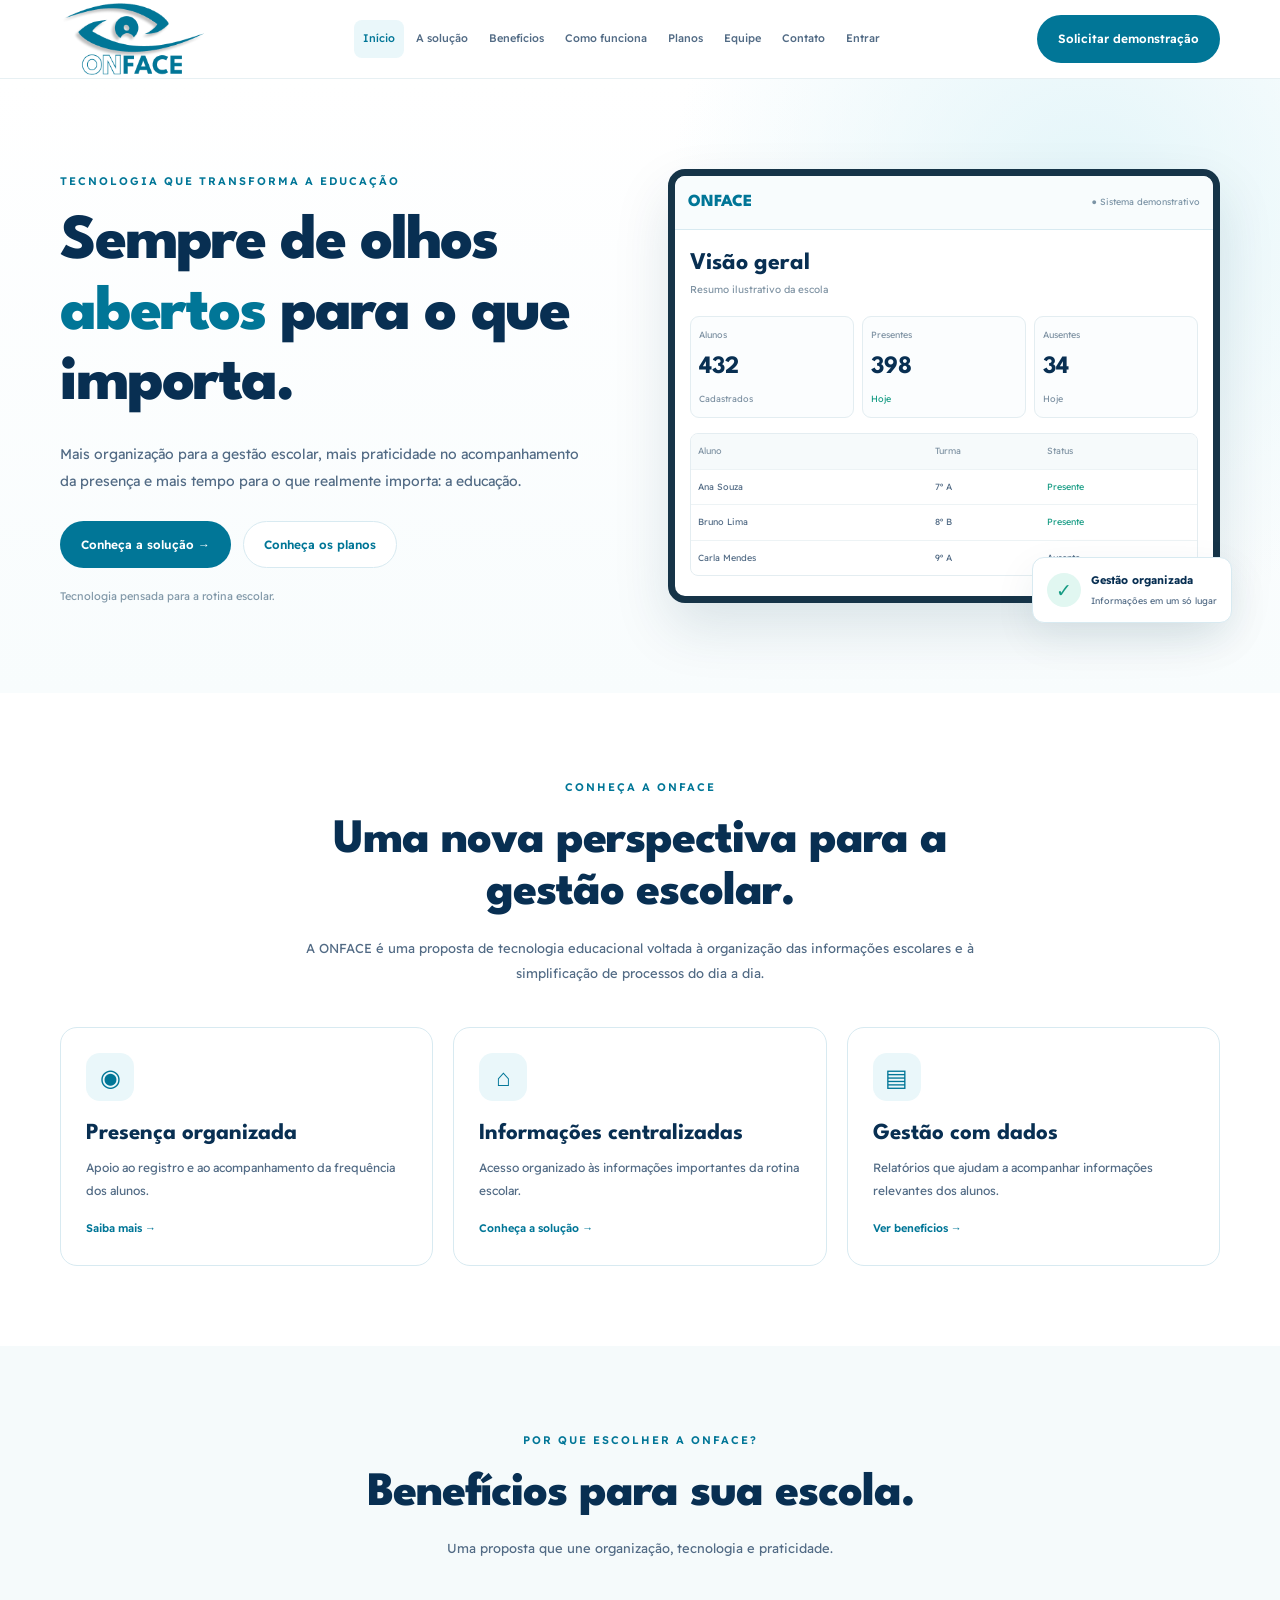
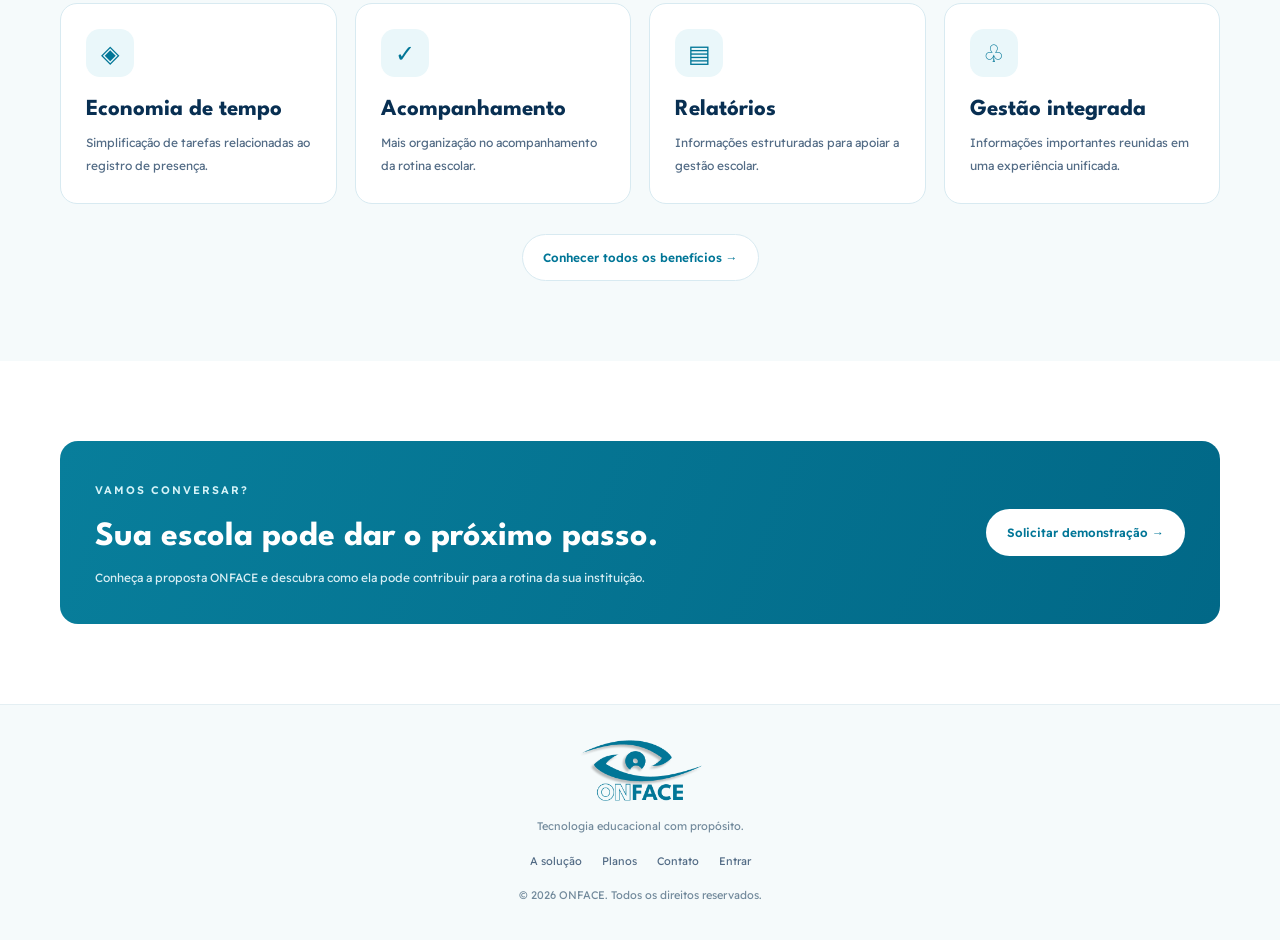
<file: ONFACE-main/index.html>
<!DOCTYPE html>
<html lang="pt-BR">
<head>
    <meta charset="UTF-8">
    <meta name="viewport" content="width=device-width, initial-scale=1.0">

    <title>ONFACE | Tecnologia Educacional</title>

    <link rel="stylesheet" href="styles.css">

    <link href="https://fonts.googleapis.com/css2?family=League+Spartan:wght@400;500;600;700;800&family=Readex+Pro:wght@300;400;500;600&display=swap"
          rel="stylesheet">
</head>

<body>

    <!-- CABEÇALHO E MENU -->
    <header class="header">
        <div class="container nav-container">

            <a href="index.html" class="logo">
    <img
        src="imagens/logo-onface.png"
        alt="ONFACE — Tecnologia educacional"
        class="logo-image"
    >
</a>

            <button class="menu-toggle"
                    id="menu-toggle"
                    aria-label="Abrir menu">
                ☰
            </button>

            <nav class="nav-links" id="nav-links">
                <a href="index.html">Início</a>
                <a href="solucao.html">A solução</a>
                <a href="beneficios.html">Benefícios</a>
                <a href="funcionamento.html">Como funciona</a>
                <a href="planos.html">Planos</a>
                <a href="equipe.html">Equipe</a>
                <a href="contato.html">Contato</a>
                <a href="login.html" class="btn-entrar">Entrar</a>
            </nav>

            <a href="contato.html" class="btn btn-primary nav-button">
                Solicitar demonstração
            </a>

        </div>
    </header>


    <main>

        <!-- APRESENTAÇÃO PRINCIPAL -->
        <section class="hero">
            <div class="container hero-grid">

                <div class="hero-content reveal">

                    <span class="eyebrow">
                        TECNOLOGIA QUE TRANSFORMA A EDUCAÇÃO
                    </span>

                    <h1>
                        Sempre de olhos
                        <span>abertos</span>
                        para o que importa.
                    </h1>

                    <p>
                        Mais organização para a gestão escolar,
                        mais praticidade no acompanhamento da presença
                        e mais tempo para o que realmente importa:
                        a educação.
                    </p>

                    <div class="hero-buttons">
                        <a href="solucao.html" class="btn btn-primary">
                            Conheça a solução →
                        </a>

                        <a href="planos.html" class="btn btn-outline">
                            Conheça os planos
                        </a>
                    </div>

                    <div class="hero-note">
                        Tecnologia pensada para a rotina escolar.
                    </div>

                </div>


                <!-- DEMONSTRAÇÃO VISUAL DO SISTEMA -->
                <div class="hero-visual reveal">

                    <div class="dashboard-card">

                        <div class="dashboard-header">
                            <span class="logo-mini">ONFACE</span>
                            <span class="online-status">
                                ● Sistema demonstrativo
                            </span>
                        </div>

                        <div class="dashboard-content">

                            <h3>Visão geral</h3>

                            <p>Resumo ilustrativo da escola</p>

                            <div class="dashboard-stats">

                                <div class="stat-card">
                                    <span>Alunos</span>
                                    <strong>432</strong>
                                    <small>Cadastrados</small>
                                </div>

                                <div class="stat-card">
                                    <span>Presentes</span>
                                    <strong>398</strong>
                                    <small class="green">Hoje</small>
                                </div>

                                <div class="stat-card">
                                    <span>Ausentes</span>
                                    <strong>34</strong>
                                    <small>Hoje</small>
                                </div>

                            </div>

                            <div class="student-list">

                                <div class="student-row student-heading">
                                    <span>Aluno</span>
                                    <span>Turma</span>
                                    <span>Status</span>
                                </div>

                                <div class="student-row">
                                    <span>Ana Souza</span>
                                    <span>7º A</span>
                                    <span class="green">Presente</span>
                                </div>

                                <div class="student-row">
                                    <span>Bruno Lima</span>
                                    <span>8º B</span>
                                    <span class="green">Presente</span>
                                </div>

                                <div class="student-row">
                                    <span>Carla Mendes</span>
                                    <span>9º A</span>
                                    <span>Ausente</span>
                                </div>

                            </div>

                        </div>
                    </div>

                    <div class="floating-card">
                        <span class="check-icon">✓</span>

                        <div>
                            <strong>Gestão organizada</strong>
                            <small>Informações em um só lugar</small>
                        </div>
                    </div>

                </div>

            </div>
        </section>


        <!-- CONHEÇA A ONFACE -->
        <section class="section">
            <div class="container">

                <div class="section-heading reveal">
                    <span class="eyebrow">CONHEÇA A ONFACE</span>

                    <h2>
                        Uma nova perspectiva
                        para a gestão escolar.
                    </h2>

                    <p>
                        A ONFACE é uma proposta de tecnologia educacional
                        voltada à organização das informações escolares
                        e à simplificação de processos do dia a dia.
                    </p>
                </div>

                <div class="cards-grid">

                    <article class="info-card reveal">
                        <div class="icon-box">◉</div>

                        <h3>Presença organizada</h3>

                        <p>
                            Apoio ao registro e ao acompanhamento
                            da frequência dos alunos.
                        </p>

                        <a href="funcionamento.html" class="text-link">
                            Saiba mais →
                        </a>
                    </article>


                    <article class="info-card reveal">
                        <div class="icon-box">⌂</div>

                        <h3>Informações centralizadas</h3>

                        <p>
                            Acesso organizado às informações
                            importantes da rotina escolar.
                        </p>

                        <a href="solucao.html" class="text-link">
                            Conheça a solução →
                        </a>
                    </article>


                    <article class="info-card reveal">
                        <div class="icon-box">▤</div>

                        <h3>Gestão com dados</h3>

                        <p>
                            Relatórios que ajudam a acompanhar
                            informações relevantes dos alunos.
                        </p>

                        <a href="beneficios.html" class="text-link">
                            Ver benefícios →
                        </a>
                    </article>

                </div>

            </div>
        </section>


        <!-- BENEFÍCIOS -->
        <section class="section section-light">
            <div class="container">

                <div class="section-heading reveal">
                    <span class="eyebrow">POR QUE ESCOLHER A ONFACE?</span>

                    <h2>
                        Benefícios para sua escola.
                    </h2>

                    <p>
                        Uma proposta que une organização,
                        tecnologia e praticidade.
                    </p>
                </div>

                <div class="benefits-grid">

                    <article class="benefit-card reveal">
                        <div class="icon-box">◈</div>
                        <h3>Economia de tempo</h3>
                        <p>
                            Simplificação de tarefas relacionadas
                            ao registro de presença.
                        </p>
                    </article>

                    <article class="benefit-card reveal">
                        <div class="icon-box">✓</div>
                        <h3>Acompanhamento</h3>
                        <p>
                            Mais organização no acompanhamento
                            da rotina escolar.
                        </p>
                    </article>

                    <article class="benefit-card reveal">
                        <div class="icon-box">▤</div>
                        <h3>Relatórios</h3>
                        <p>
                            Informações estruturadas para
                            apoiar a gestão escolar.
                        </p>
                    </article>

                    <article class="benefit-card reveal">
                        <div class="icon-box">♧</div>
                        <h3>Gestão integrada</h3>
                        <p>
                            Informações importantes reunidas
                            em uma experiência unificada.
                        </p>
                    </article>

                </div>

                <div class="center-button">
                    <a href="beneficios.html" class="btn btn-outline">
                        Conhecer todos os benefícios →
                    </a>
                </div>

            </div>
        </section>


        <!-- CHAMADA COMERCIAL -->
        <section class="section">
            <div class="container">

                <div class="cta-band reveal">

                    <div>
                        <span class="eyebrow eyebrow-light">
                            VAMOS CONVERSAR?
                        </span>

                        <h2>
                            Sua escola pode dar
                            o próximo passo.
                        </h2>

                        <p>
                            Conheça a proposta ONFACE e descubra
                            como ela pode contribuir para a rotina
                            da sua instituição.
                        </p>
                    </div>

                    <a href="contato.html" class="btn btn-white">
                        Solicitar demonstração →
                    </a>

                </div>

            </div>
        </section>

    </main>


    <!-- RODAPÉ -->
    <footer class="footer">
        <div class="container footer-content">

             <a href="index.html" class="logo">
    <img
        src="imagens/logo-onface.png"
        alt="ONFACE — Tecnologia educacional"
        class="logo-image"
    >
</a>

            <p>
                Tecnologia educacional com propósito.
            </p>

            <div class="footer-links">
                <a href="solucao.html">A solução</a>
                <a href="planos.html">Planos</a>
                <a href="contato.html">Contato</a>
                <a href="login.html" class="btn-entrar">Entrar</a>
            </div>

            <small>
                © 2026 ONFACE. Todos os direitos reservados.
            </small>

        </div>
    </footer>


    <script src="script.js"></script>

</body>
</html>
</file>
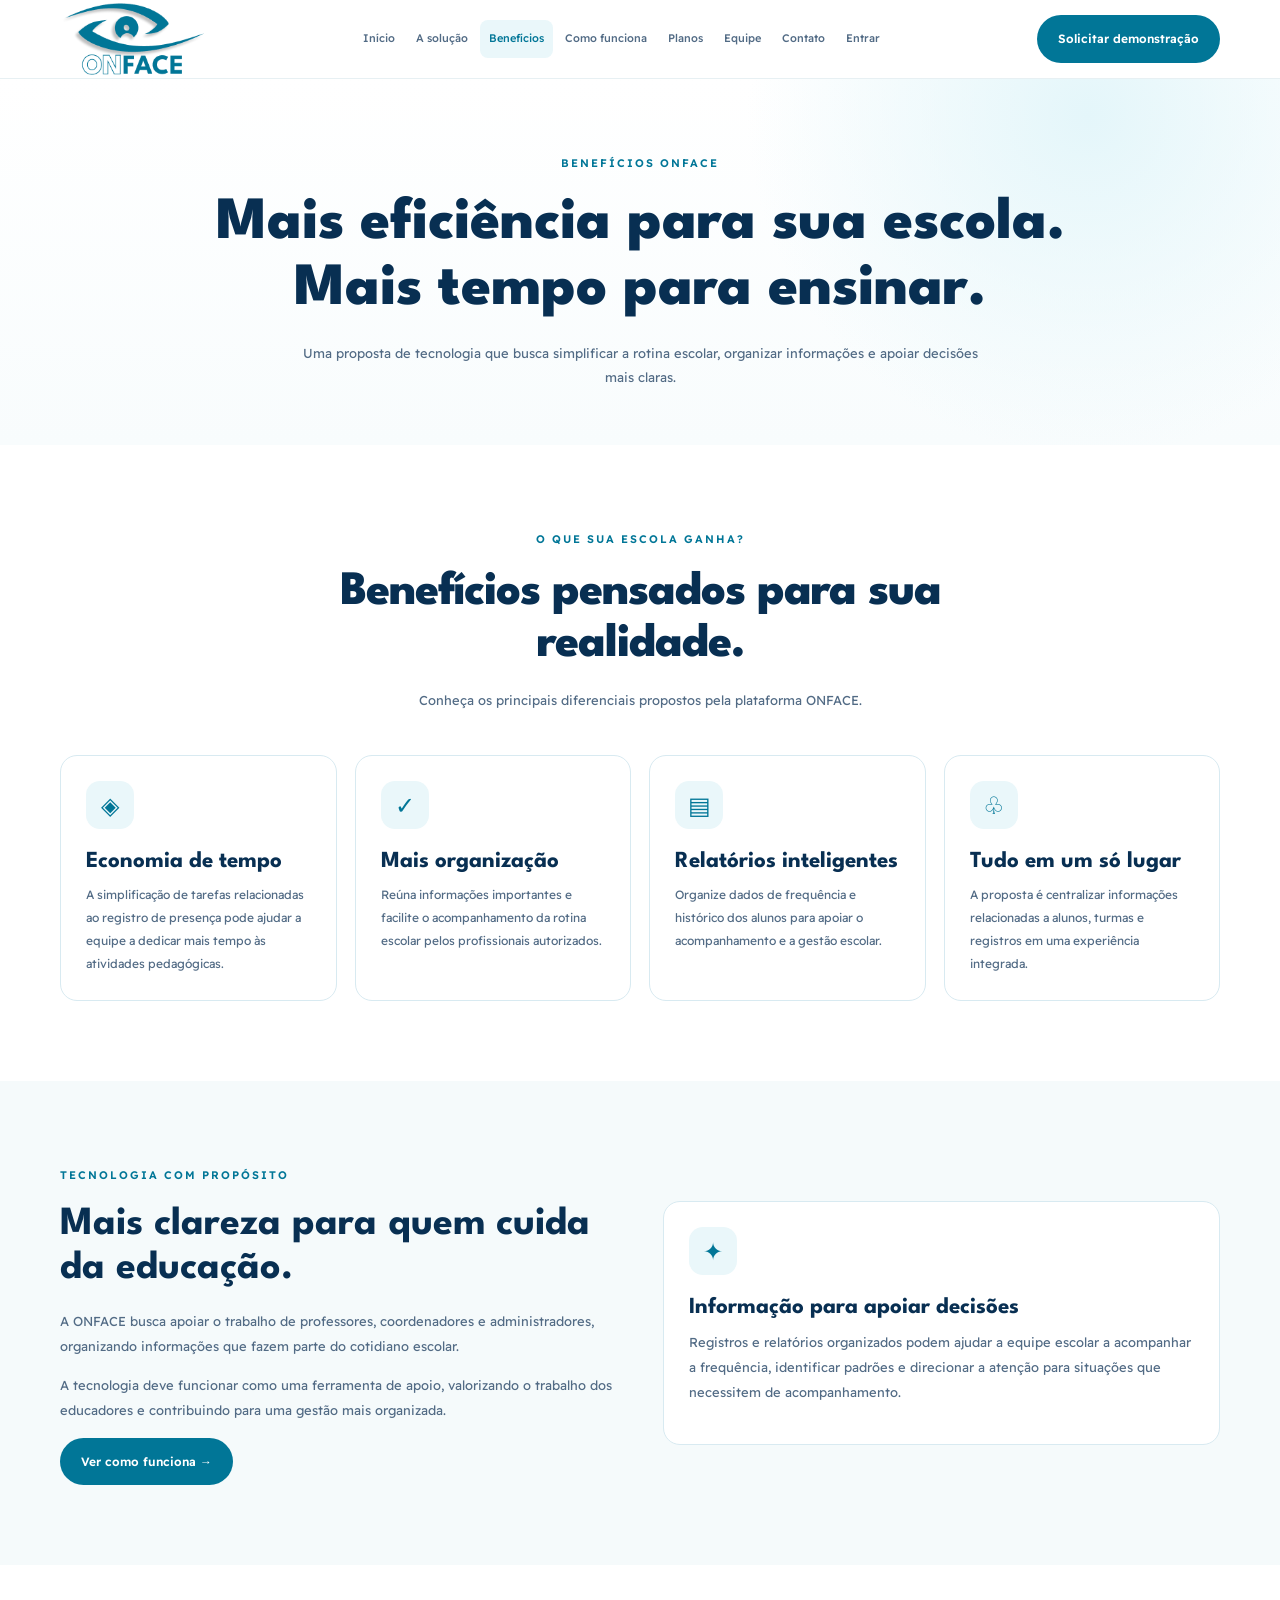
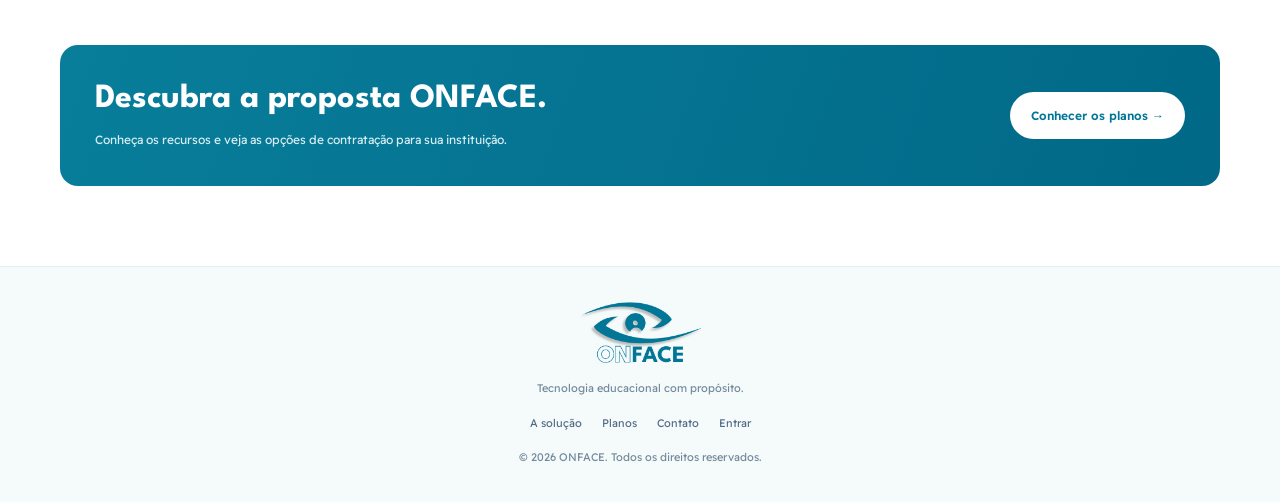
<file: ONFACE-main/beneficios.html>
<!DOCTYPE html>
<html lang="pt-BR">
<head>
    <meta charset="UTF-8">
    <meta name="viewport" content="width=device-width, initial-scale=1.0">

    <title>Benefícios | ONFACE</title>

    <link rel="stylesheet" href="styles.css">

    <link href="https://fonts.googleapis.com/css2?family=League+Spartan:wght@400;500;600;700;800&family=Readex+Pro:wght@300;400;500;600&display=swap"
          rel="stylesheet">
</head>

<body>

<header class="header">
    <div class="container nav-container">

         <a href="index.html" class="logo">
    <img
        src="imagens/logo-onface.png"
        alt="ONFACE — Tecnologia educacional"
        class="logo-image"
    >
</a>

        <button class="menu-toggle" id="menu-toggle"
                aria-label="Abrir menu">☰</button>

        <nav class="nav-links" id="nav-links">
            <a href="index.html">Início</a>
            <a href="solucao.html">A solução</a>
            <a href="beneficios.html">Benefícios</a>
            <a href="funcionamento.html">Como funciona</a>
            <a href="planos.html">Planos</a>
            <a href="equipe.html">Equipe</a>
            <a href="contato.html">Contato</a>
            <a href="login.html" class="btn-entrar">Entrar</a>
        </nav>

        <a href="contato.html" class="btn btn-primary nav-button">
            Solicitar demonstração
        </a>

    </div>
</header>


<main>

    <section class="page-hero">
        <div class="container">

            <span class="eyebrow">BENEFÍCIOS ONFACE</span>

            <h1>
                Mais eficiência para sua escola.
                <br>
                Mais tempo para ensinar.
            </h1>

            <p>
                Uma proposta de tecnologia que busca simplificar
                a rotina escolar, organizar informações e apoiar
                decisões mais claras.
            </p>

        </div>
    </section>


    <section class="section">
        <div class="container">

            <div class="section-heading">

                <span class="eyebrow">O QUE SUA ESCOLA GANHA?</span>

                <h2>
                    Benefícios pensados para sua realidade.
                </h2>

                <p>
                    Conheça os principais diferenciais propostos
                    pela plataforma ONFACE.
                </p>

            </div>


            <div class="benefits-grid">

                <article class="benefit-card reveal">
                    <div class="icon-box">◈</div>

                    <h3>Economia de tempo</h3>

                    <p>
                        A simplificação de tarefas relacionadas
                        ao registro de presença pode ajudar
                        a equipe a dedicar mais tempo às atividades
                        pedagógicas.
                    </p>
                </article>


                <article class="benefit-card reveal">
                    <div class="icon-box">✓</div>

                    <h3>Mais organização</h3>

                    <p>
                        Reúna informações importantes e facilite
                        o acompanhamento da rotina escolar
                        pelos profissionais autorizados.
                    </p>
                </article>


                <article class="benefit-card reveal">
                    <div class="icon-box">▤</div>

                    <h3>Relatórios inteligentes</h3>

                    <p>
                        Organize dados de frequência e histórico
                        dos alunos para apoiar o acompanhamento
                        e a gestão escolar.
                    </p>
                </article>


                <article class="benefit-card reveal">
                    <div class="icon-box">♧</div>

                    <h3>Tudo em um só lugar</h3>

                    <p>
                        A proposta é centralizar informações
                        relacionadas a alunos, turmas e registros
                        em uma experiência integrada.
                    </p>
                </article>

            </div>

        </div>
    </section>


    <section class="section section-light">
        <div class="container split-layout">

            <div class="reveal">

                <span class="eyebrow">TECNOLOGIA COM PROPÓSITO</span>

                <h2>
                    Mais clareza para quem
                    cuida da educação.
                </h2>

                <p>
                    A ONFACE busca apoiar o trabalho de professores,
                    coordenadores e administradores, organizando
                    informações que fazem parte do cotidiano escolar.
                </p>

                <p>
                    A tecnologia deve funcionar como uma ferramenta
                    de apoio, valorizando o trabalho dos educadores
                    e contribuindo para uma gestão mais organizada.
                </p>

                <a href="funcionamento.html" class="btn btn-primary">
                    Ver como funciona →
                </a>

            </div>

            <article class="info-card reveal">

                <div class="icon-box">✦</div>

                <h3>Informação para apoiar decisões</h3>

                <p>
                    Registros e relatórios organizados podem ajudar
                    a equipe escolar a acompanhar a frequência,
                    identificar padrões e direcionar a atenção
                    para situações que necessitem de acompanhamento.
                </p>

            </article>

        </div>
    </section>


    <section class="section">
        <div class="container">

            <div class="cta-band">

                <div>
                    <h2>Descubra a proposta ONFACE.</h2>

                    <p>
                        Conheça os recursos e veja as opções
                        de contratação para sua instituição.
                    </p>
                </div>

                <a href="planos.html" class="btn btn-white">
                    Conhecer os planos →
                </a>

            </div>

        </div>
    </section>

</main>


<footer class="footer">
    <div class="container footer-content">

         <a href="index.html" class="logo">
    <img
        src="imagens/logo-onface.png"
        alt="ONFACE — Tecnologia educacional"
        class="logo-image"
    >
</a>

        <p>Tecnologia educacional com propósito.</p>

        <div class="footer-links">
            <a href="solucao.html">A solução</a>
            <a href="planos.html">Planos</a>
            <a href="contato.html">Contato</a>
            <a href="login.html" class="btn-entrar">Entrar</a>
        </div>

        <small>© 2026 ONFACE. Todos os direitos reservados.</small>

    </div>
</footer>

<script src="script.js"></script>

</body>
</html>
</file>
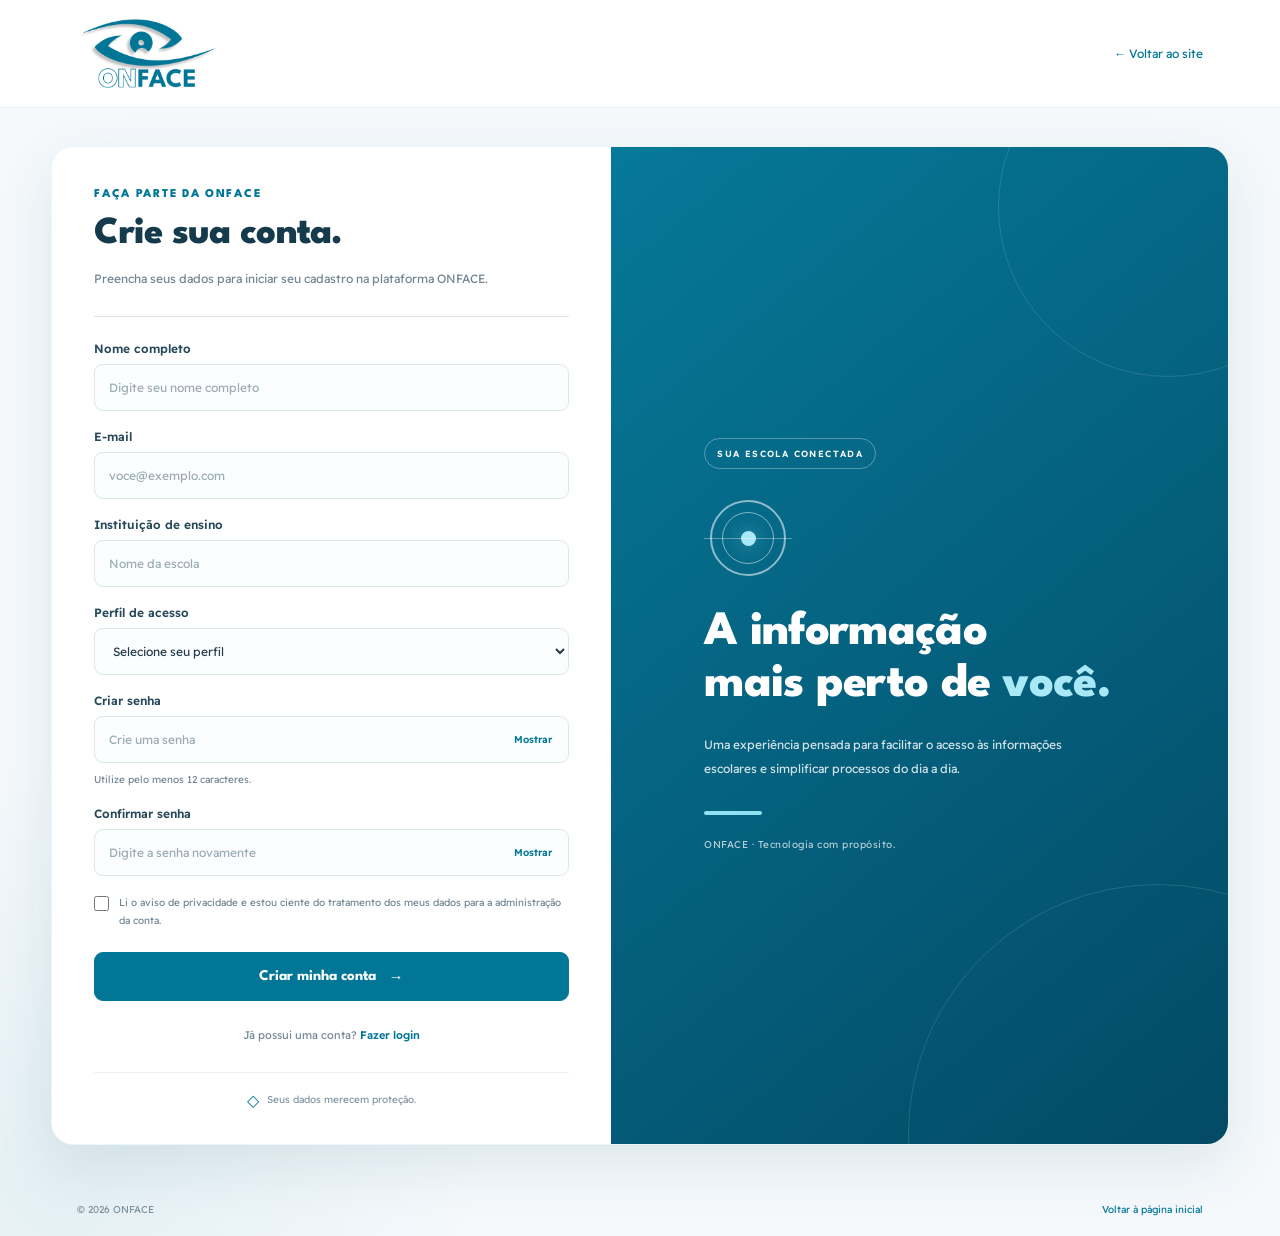
<file: ONFACE-main/cadastro.html>
<!DOCTYPE html>
<html lang="pt-BR">

<head>
    <meta charset="UTF-8">
    <meta name="viewport" content="width=device-width, initial-scale=1.0">
    <meta name="theme-color" content="#017697">

    <title>Criar conta | ONFACE</title>

    <link rel="stylesheet" href="auth.css">

    <link href="https://fonts.googleapis.com/css2?family=League+Spartan:wght@400;500;600;700;800&family=Readex+Pro:wght@300;400;500;600&display=swap"
          rel="stylesheet">
</head>

<body class="auth-body">

    <header class="auth-header">

        <a href="index.html" class="auth-logo">
            <img src="imagens/logo-onface.png" alt="ONFACE">
        </a>

        <a href="index.html" class="back-link">
            ← Voltar ao site
        </a>

    </header>

    <main class="auth-main">

        <section class="auth-card auth-card-wide">

            <div class="auth-brand">

                <span class="auth-eyebrow">FAÇA PARTE DA ONFACE</span>

                <h1>Crie sua conta.</h1>

                <p>
                    Preencha seus dados para iniciar seu cadastro
                    na plataforma ONFACE.
                </p>

            </div>

            <div class="auth-divider"></div>

            <form class="auth-form" id="cadastro-form">

                <div class="form-field">

                    <label for="nome">Nome completo</label>

                    <input
                        type="text"
                        id="nome"
                        name="nome"
                        placeholder="Digite seu nome completo"
                        autocomplete="name"
                        required
                    >

                </div>

                <div class="form-field">

                    <label for="email">E-mail</label>

                    <input
                        type="email"
                        id="email"
                        name="email"
                        placeholder="voce@exemplo.com"
                        autocomplete="email"
                        required
                    >

                </div>

                <div class="form-field">

                    <label for="instituicao">Instituição de ensino</label>

                    <input
                        type="text"
                        id="instituicao"
                        name="instituicao"
                        placeholder="Nome da escola"
                        autocomplete="organization"
                        required
                    >

                </div>

                <div class="form-field">

                    <label for="perfil">Perfil de acesso</label>

                    <select id="perfil" name="perfil" required>

                        <option value="" disabled selected>
                            Selecione seu perfil
                        </option>

                        <option value="professor">Professor</option>

                        <option value="coordenador">Coordenador</option>

                        <option value="secretaria_ti">
                            Secretaria / TI
                        </option>

                        <option value="responsavel">
                            Responsável pelo aluno
                        </option>

                    </select>

                </div>

                <div class="form-field">

                    <label for="senha">Criar senha</label>

                    <div class="password-wrapper">

                        <input
                            type="password"
                            id="senha"
                            name="senha"
                            placeholder="Crie uma senha"
                            autocomplete="new-password"
                            minlength="12"
                            required
                        >

                        <button
                            type="button"
                            class="password-toggle"
                            data-toggle-password="senha"
                            aria-label="Mostrar senha"
                        >
                            Mostrar
                        </button>

                    </div>

                    <small class="field-hint">
                        Utilize pelo menos 12 caracteres.
                    </small>

                </div>

                <div class="form-field">

                    <label for="confirmar-senha">
                        Confirmar senha
                    </label>

                    <div class="password-wrapper">

                        <input
                            type="password"
                            id="confirmar-senha"
                            name="confirmar-senha"
                            placeholder="Digite a senha novamente"
                            autocomplete="new-password"
                            minlength="12"
                            required
                        >

                        <button
                            type="button"
                            class="password-toggle"
                            data-toggle-password="confirmar-senha"
                            aria-label="Mostrar confirmação da senha"
                        >
                            Mostrar
                        </button>

                    </div>

                </div>

                <label class="checkbox-row">

                    <input
                        type="checkbox"
                        id="privacidade"
                        name="privacidade"
                        required
                    >

                    <span>
                        Li o aviso de privacidade e estou ciente
                        do tratamento dos meus dados para a
                        administração da conta.
                    </span>

                </label>

                <button type="submit" class="auth-button">
                    Criar minha conta
                    <span>→</span>
                </button>

                <p class="demo-message" id="cadastro-message" role="status"></p>

            </form>

            <div class="auth-bottom">

                <p>
                    Já possui uma conta?
                    <a href="login.html" class="text-link">
                        Fazer login
                    </a>
                </p>

            </div>

            <div class="auth-security">
                <span>◇</span>
                Seus dados merecem proteção.
            </div>

        </section>

        <aside class="auth-side">

            <div class="side-decoration decoration-one"></div>
            <div class="side-decoration decoration-two"></div>

            <div class="side-content">

                <span class="side-tag">SUA ESCOLA CONECTADA</span>

                <div class="side-symbol" aria-hidden="true">
                    <span class="symbol-ring"></span>
                    <span class="symbol-dot"></span>
                    <span class="symbol-line"></span>
                </div>

                <h2>
                    A informação
                    <br>
                    mais perto de
                    <span>você.</span>
                </h2>

                <p>
                    Uma experiência pensada para facilitar
                    o acesso às informações escolares e
                    simplificar processos do dia a dia.
                </p>

                <div class="side-line"></div>

                <span class="side-caption">
                    ONFACE · Tecnologia com propósito.
                </span>

            </div>

        </aside>

    </main>

    <footer class="auth-footer">
        <span>© 2026 ONFACE</span>
        <a href="index.html">Voltar à página inicial</a>
    </footer>

    <script src="auth.js"></script>

</body>
</html>
</file>
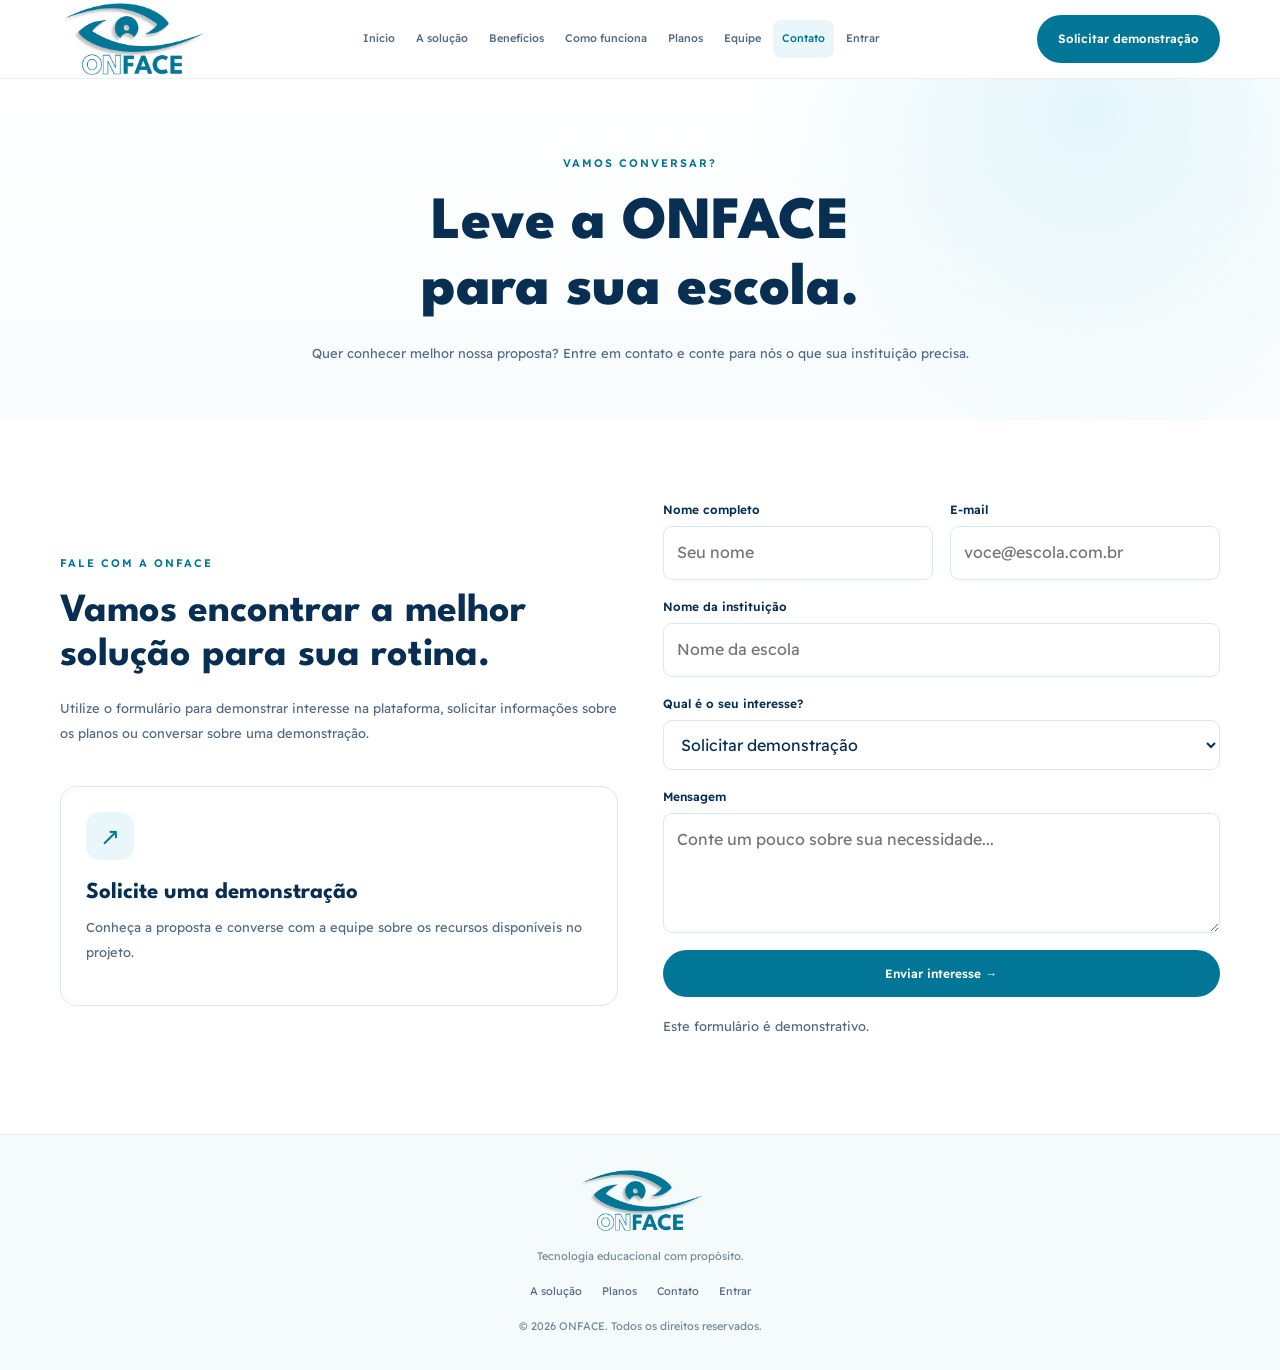
<file: ONFACE-main/contato.html>
<!DOCTYPE html>
<html lang="pt-BR">

<head>
    <meta charset="UTF-8">

    <meta name="viewport" content="width=device-width, initial-scale=1.0">

    <title>Contato | ONFACE</title>

    <link rel="stylesheet" href="styles.css">

    <link href="https://fonts.googleapis.com/css2?family=League+Spartan:wght@400;500;600;700;800&family=Readex+Pro:wght@300;400;500;600&display=swap"
          rel="stylesheet">
</head>

<body>

<header class="header">

    <div class="container nav-container">

         <a href="index.html" class="logo">
    <img
        src="imagens/logo-onface.png"
        alt="ONFACE — Tecnologia educacional"
        class="logo-image"
    >
</a>

        <button class="menu-toggle"
                id="menu-toggle"
                aria-label="Abrir menu">
            ☰
        </button>

        <nav class="nav-links" id="nav-links">
            <a href="index.html">Início</a>
            <a href="solucao.html">A solução</a>
            <a href="beneficios.html">Benefícios</a>
            <a href="funcionamento.html">Como funciona</a>
            <a href="planos.html">Planos</a>
            <a href="equipe.html">Equipe</a>
            <a href="contato.html">Contato</a>
            <a href="login.html" class="btn-entrar">Entrar</a>
        </nav>

        <a href="contato.html" class="btn btn-primary nav-button">
            Solicitar demonstração
        </a>

    </div>

</header>


<main>

    <section class="page-hero">

        <div class="container">

            <span class="eyebrow">VAMOS CONVERSAR?</span>

            <h1>
                Leve a ONFACE
                <br>
                para sua escola.
            </h1>

            <p>
                Quer conhecer melhor nossa proposta?
                Entre em contato e conte para nós o que sua
                instituição precisa.
            </p>

        </div>

    </section>


    <section class="section">

        <div class="container split-layout">

            <!-- INFORMAÇÕES DE CONTATO -->

            <div>

                <span class="eyebrow">FALE COM A ONFACE</span>

                <h2>
                    Vamos encontrar a melhor solução
                    para sua rotina.
                </h2>

                <p>
                    Utilize o formulário para demonstrar interesse
                    na plataforma, solicitar informações sobre os
                    planos ou conversar sobre uma demonstração.
                </p>

                <br>

                <article class="info-card">

                    <div class="icon-box">↗</div>

                    <h3>Solicite uma demonstração</h3>

                    <p>
                        Conheça a proposta e converse com a equipe
                        sobre os recursos disponíveis no projeto.
                    </p>

                </article>

            </div>


            <!-- FORMULÁRIO -->

            <form class="contact-form" id="contact-form">

                <div class="form-field">

                    <label for="nome">Nome completo</label>

                    <input
                        type="text"
                        id="nome"
                        name="nome"
                        placeholder="Seu nome"
                        autocomplete="name"
                        required
                    >

                </div>


                <div class="form-field">

                    <label for="email">E-mail</label>

                    <input
                        type="email"
                        id="email"
                        name="email"
                        placeholder="voce@escola.com.br"
                        autocomplete="email"
                        required
                    >

                </div>


                <div class="form-field full">

                    <label for="instituicao">Nome da instituição</label>

                    <input
                        type="text"
                        id="instituicao"
                        name="instituicao"
                        placeholder="Nome da escola"
                    >

                </div>


                <div class="form-field full">

                    <label for="interesse">Qual é o seu interesse?</label>

                    <select id="interesse" name="interesse">

                        <option value="demonstracao">
                            Solicitar demonstração
                        </option>

                        <option value="planos">
                            Conhecer os planos
                        </option>

                        <option value="recursos">
                            Conhecer os recursos
                        </option>

                        <option value="outro">
                            Outro assunto
                        </option>

                    </select>

                </div>


                <div class="form-field full">

                    <label for="mensagem">Mensagem</label>

                    <textarea
                        id="mensagem"
                        name="mensagem"
                        placeholder="Conte um pouco sobre sua necessidade..."
                    ></textarea>

                </div>


                <div class="form-field full">

                    <button type="submit" class="btn btn-primary">
                        Enviar interesse →
                    </button>

                </div>

                <p class="form-note">
                    Este formulário é demonstrativo.
                </p>

                <p
                    id="form-status"
                    class="form-note"
                    role="status"
                    aria-live="polite">
                </p>

            </form>

        </div>

    </section>

</main>


<footer class="footer">

    <div class="container footer-content">

         <a href="index.html" class="logo">
    <img
        src="imagens/logo-onface.png"
        alt="ONFACE — Tecnologia educacional"
        class="logo-image"
    >
</a>

        <p>Tecnologia educacional com propósito.</p>

        <div class="footer-links">
            <a href="solucao.html">A solução</a>
            <a href="planos.html">Planos</a>
            <a href="contato.html">Contato</a>
            <a href="login.html" class="btn-entrar">Entrar</a>
        </div>

        <small>© 2026 ONFACE. Todos os direitos reservados.</small>

    </div>

</footer>


<script src="script.js"></script>

<script>
    const formulario = document.getElementById("contact-form");

    formulario.addEventListener("submit", function(event) {

        event.preventDefault();

        document.getElementById("form-status").textContent =
            "O formulário está preenchido, mas ainda precisa ser conectado ao sistema de envio da ONFACE.";

    });
</script>

</body>
</html>
</file>
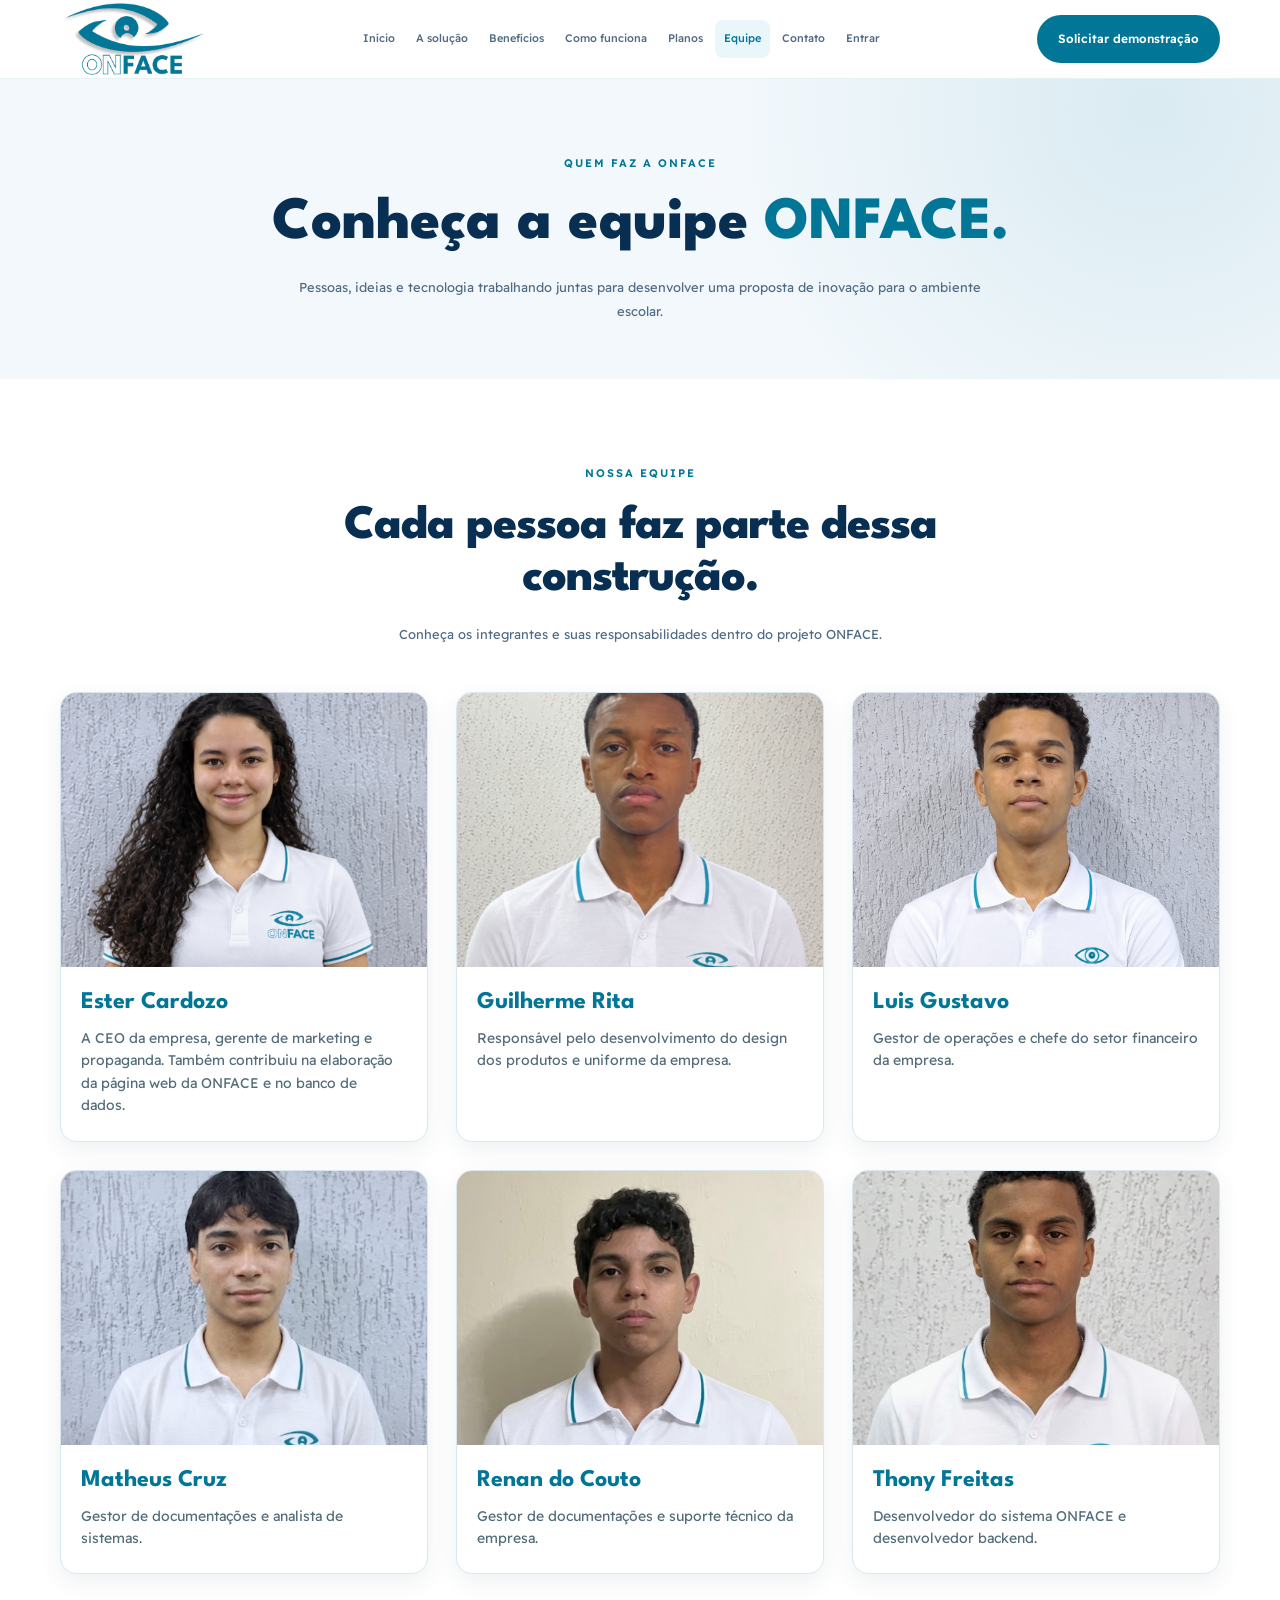
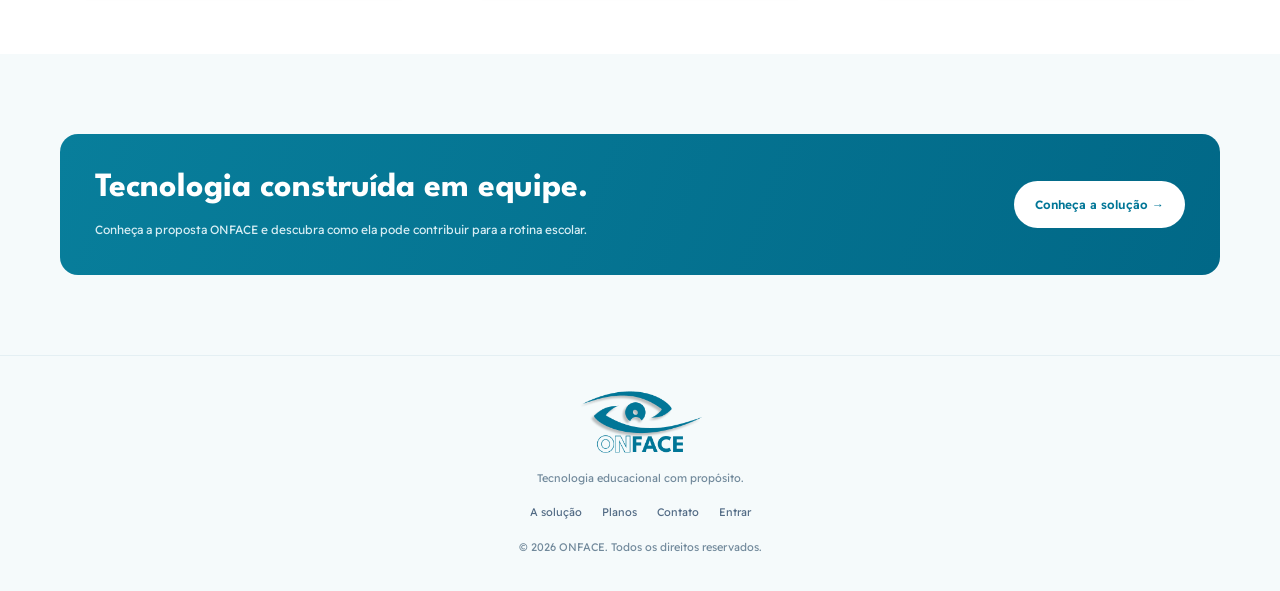
<file: ONFACE-main/equipe.html>
<!DOCTYPE html>
<html lang="pt-BR">

<head>
    <meta charset="UTF-8">

    <meta name="viewport" content="width=device-width, initial-scale=1.0">

    <meta
        name="description"
        content="Conheça a equipe responsável pelo projeto ONFACE."
    >

    <title>Nossa equipe | ONFACE</title>

    <link rel="stylesheet" href="styles.css">

    <link
        href="https://fonts.googleapis.com/css2?family=League+Spartan:wght@400;500;600;700;800&family=Readex+Pro:wght@300;400;500;600&display=swap"
        rel="stylesheet"
    >
</head>

<body>

    <!-- CABEÇALHO -->

    <header class="header">

        <div class="container nav-container">

            <a href="index.html" class="logo">
                <img
                    src="imagens/logo-onface.png"
                    alt="ONFACE"
                    class="logo-image"
                >
            </a>

            <button
                class="menu-toggle"
                id="menu-toggle"
                aria-label="Abrir menu"
                aria-expanded="false"
                aria-controls="nav-links"
            >
                ☰
            </button>

            <nav class="nav-links" id="nav-links">
                <a href="index.html">Início</a>
                <a href="solucao.html">A solução</a>
                <a href="beneficios.html">Benefícios</a>
                <a href="funcionamento.html">Como funciona</a>
                <a href="planos.html">Planos</a>
                <a href="equipe.html">Equipe</a>
                <a href="contato.html">Contato</a>
                <a href="login.html" class="btn-entrar">Entrar</a>
            </nav>

            <a href="contato.html" class="btn btn-primary nav-button">
                Solicitar demonstração
            </a>

        </div>

    </header>


    <main>

        <!-- APRESENTAÇÃO DA EQUIPE -->

        <section class="page-hero team-hero">

            <div class="container">

                <span class="eyebrow">
                    QUEM FAZ A ONFACE
                </span>

                <h1>
                    Conheça a equipe
                    <span>ONFACE.</span>
                </h1>

                <p>
                    Pessoas, ideias e tecnologia trabalhando juntas
                    para desenvolver uma proposta de inovação
                    para o ambiente escolar.
                </p>

            </div>

        </section>


        <!-- INTEGRANTES -->

        <section class="section team-section">

            <div class="container">

                <div class="section-heading">

                    <span class="eyebrow">
                        NOSSA EQUIPE
                    </span>

                    <h2>
                        Cada pessoa faz parte dessa construção.
                    </h2>

                    <p>
                        Conheça os integrantes e suas responsabilidades
                        dentro do projeto ONFACE.
                    </p>

                </div>


                <div class="team-grid">


                    <!-- ESTER -->

                    <article class="team-card reveal">

                        <div class="team-photo">

                            <img
                                src="imagens/equipe/ester.png"
                                alt="Fotografia de Ester Cardozo"
                                loading="lazy"
                            >

                        </div>

                        <div class="team-info">

                            <h3>Ester Cardozo</h3>

                            <p>A CEO da empresa, gerente de marketing e propaganda. Também contribuiu na elaboração da página web da ONFACE e no banco de dados. </p>

                        </div>

                    </article>


                    <!-- GUILHERME -->

                    <article class="team-card reveal">

                        <div class="team-photo">

                            <img
                                src="imagens/equipe/guilherme.png"
                                alt="Fotografia de Guilherme Rita"
                                loading="lazy"
                            >

                        </div>

                        <div class="team-info">

                            <h3>Guilherme Rita</h3>

                            <p>Responsável pelo desenvolvimento do design dos produtos e uniforme da empresa. </p>

                        </div>

                    </article>


                    <!-- LUIS GUSTAVO -->

                    <article class="team-card reveal">

                        <div class="team-photo">

                            <img
                                src="imagens/equipe/luis-gustavo.png"
                                alt="Fotografia de Luis Gustavo"
                                loading="lazy"
                            >

                        </div>

                        <div class="team-info">

                            <h3>Luis Gustavo</h3>

                            <p>Gestor de operações e chefe do setor financeiro da empresa. </p>

                        </div>

                    </article>


                    <!-- MATHEUS -->

                    <article class="team-card reveal">

                        <div class="team-photo">

                            <img
                                src="imagens/equipe/matheus.png"
                                alt="Fotografia de Matheus Cruz"
                                loading="lazy"
                            >

                        </div>

                        <div class="team-info">

                            <h3>Matheus Cruz</h3>

                            <p>Gestor de documentações e analista de sistemas. </p>

                        </div>

                    </article>


                    <!-- RENAN -->

                    <article class="team-card reveal">

                        <div class="team-photo">

                            <img
                                src="imagens/equipe/renan.png"
                                alt="Fotografia de Renan do Couto"
                                loading="lazy"
                            >

                        </div>

                        <div class="team-info">

                            <h3>Renan do Couto</h3>

                            <p>Gestor de documentações e suporte técnico da empresa. </p>

                        </div>

                    </article>


                    <!-- THONY -->

                    <article class="team-card reveal">

                        <div class="team-photo">

                            <img
                                src="imagens/equipe/thony.png"
                                alt="Fotografia de Thony Freitas"
                                loading="lazy"
                            >

                        </div>

                        <div class="team-info">

                            <h3>Thony Freitas</h3>

                            <p> Desenvolvedor do sistema ONFACE e desenvolvedor backend. </p>

                        </div>

                    </article>


                </div>

            </div>

        </section>


        <!-- CHAMADA FINAL -->

        <section class="section section-light">

            <div class="container">

                <div class="cta-band">

                    <div>

                        <h2>
                            Tecnologia construída em equipe.
                        </h2>

                        <p>
                            Conheça a proposta ONFACE e descubra
                            como ela pode contribuir para a rotina escolar.
                        </p>

                    </div>

                    <a href="solucao.html" class="btn btn-white">
                        Conheça a solução →
                    </a>

                </div>

            </div>

        </section>

    </main>


    <!-- RODAPÉ -->

    <footer class="footer">

        <div class="container footer-content">

            <a href="index.html" class="logo">

                <img
                    src="imagens/logo-onface.png"
                    alt="ONFACE"
                    class="logo-image"
                >

            </a>

            <p>
                Tecnologia educacional com propósito.
            </p>

            <div class="footer-links">
                <a href="solucao.html">A solução</a>
                <a href="planos.html">Planos</a>
                <a href="contato.html">Contato</a>
                <a href="login.html" class="btn-entrar">Entrar</a>
            </div>

            <small>
                © 2026 ONFACE. Todos os direitos reservados.
            </small>

        </div>

    </footer>


    <script src="script.js"></script>

</body>

</html>
</file>
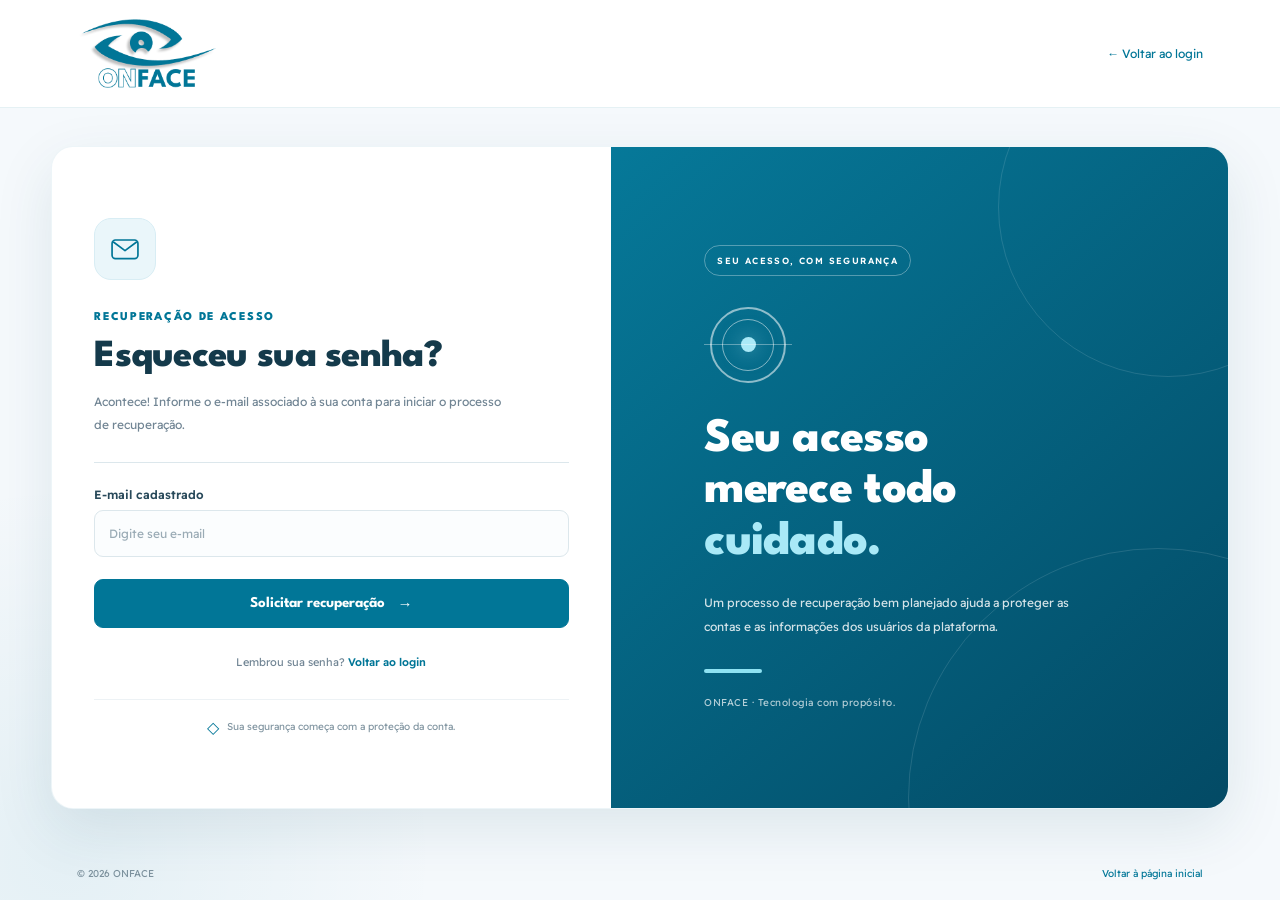
<file: ONFACE-main/esqueci-senha.html>
<!DOCTYPE html>
<html lang="pt-BR">

<head>
    <meta charset="UTF-8">
    <meta name="viewport" content="width=device-width, initial-scale=1.0">
    <meta name="theme-color" content="#017697">

    <title>Recuperar senha | ONFACE</title>

    <link rel="stylesheet" href="auth.css">

    <link href="https://fonts.googleapis.com/css2?family=League+Spartan:wght@400;500;600;700;800&family=Readex+Pro:wght@300;400;500;600&display=swap"
          rel="stylesheet">
</head>

<body class="auth-body">

    <header class="auth-header">

        <a href="index.html" class="auth-logo">
            <img src="imagens/logo-onface.png" alt="ONFACE">
        </a>

        <a href="login.html" class="back-link">
            ← Voltar ao login
        </a>

    </header>

    <main class="auth-main">

        <section class="auth-card">

            <div class="recovery-icon" aria-hidden="true">

                <svg viewBox="0 0 64 64" fill="none">

                    <rect
                        x="9" y="16" width="46" height="33" rx="6"
                        stroke="currentColor" stroke-width="3"
                    />

                    <path
                        d="M12 20L32 35L52 20"
                        stroke="currentColor"
                        stroke-width="3"
                        stroke-linecap="round"
                        stroke-linejoin="round"
                    />

                </svg>

            </div>

            <div class="auth-brand">

                <span class="auth-eyebrow">RECUPERAÇÃO DE ACESSO</span>

                <h1>Esqueceu sua senha?</h1>

                <p>
                    Acontece! Informe o e-mail associado à sua conta
                    para iniciar o processo de recuperação.
                </p>

            </div>

            <div class="auth-divider"></div>

            <form class="auth-form" id="recuperacao-form">

                <div class="form-field">

                    <label for="email">E-mail cadastrado</label>

                    <input
                        type="email"
                        id="email"
                        name="email"
                        placeholder="Digite seu e-mail"
                        autocomplete="email"
                        required
                    >

                </div>

                <button type="submit" class="auth-button">
                    Solicitar recuperação
                    <span>→</span>
                </button>

                <p class="demo-message" id="recuperacao-message" role="status"></p>

            </form>

            <div class="auth-bottom">

                <p>
                    Lembrou sua senha?
                    <a href="login.html" class="text-link">
                        Voltar ao login
                    </a>
                </p>

            </div>

            <div class="auth-security">
                <span>◇</span>
                Sua segurança começa com a proteção da conta.
            </div>

        </section>

        <aside class="auth-side">

            <div class="side-decoration decoration-one"></div>
            <div class="side-decoration decoration-two"></div>

            <div class="side-content">

                <span class="side-tag">SEU ACESSO, COM SEGURANÇA</span>

                <div class="side-symbol" aria-hidden="true">
                    <span class="symbol-ring"></span>
                    <span class="symbol-dot"></span>
                    <span class="symbol-line"></span>
                </div>

                <h2>
                    Seu acesso
                    <br>
                    merece todo
                    <span>cuidado.</span>
                </h2>

                <p>
                    Um processo de recuperação bem planejado
                    ajuda a proteger as contas e as informações
                    dos usuários da plataforma.
                </p>

                <div class="side-line"></div>

                <span class="side-caption">
                    ONFACE · Tecnologia com propósito.
                </span>

            </div>

        </aside>

    </main>

    <footer class="auth-footer">
        <span>© 2026 ONFACE</span>
        <a href="index.html">Voltar à página inicial</a>
    </footer>

    <script src="auth.js"></script>

</body>
</html>
</file>
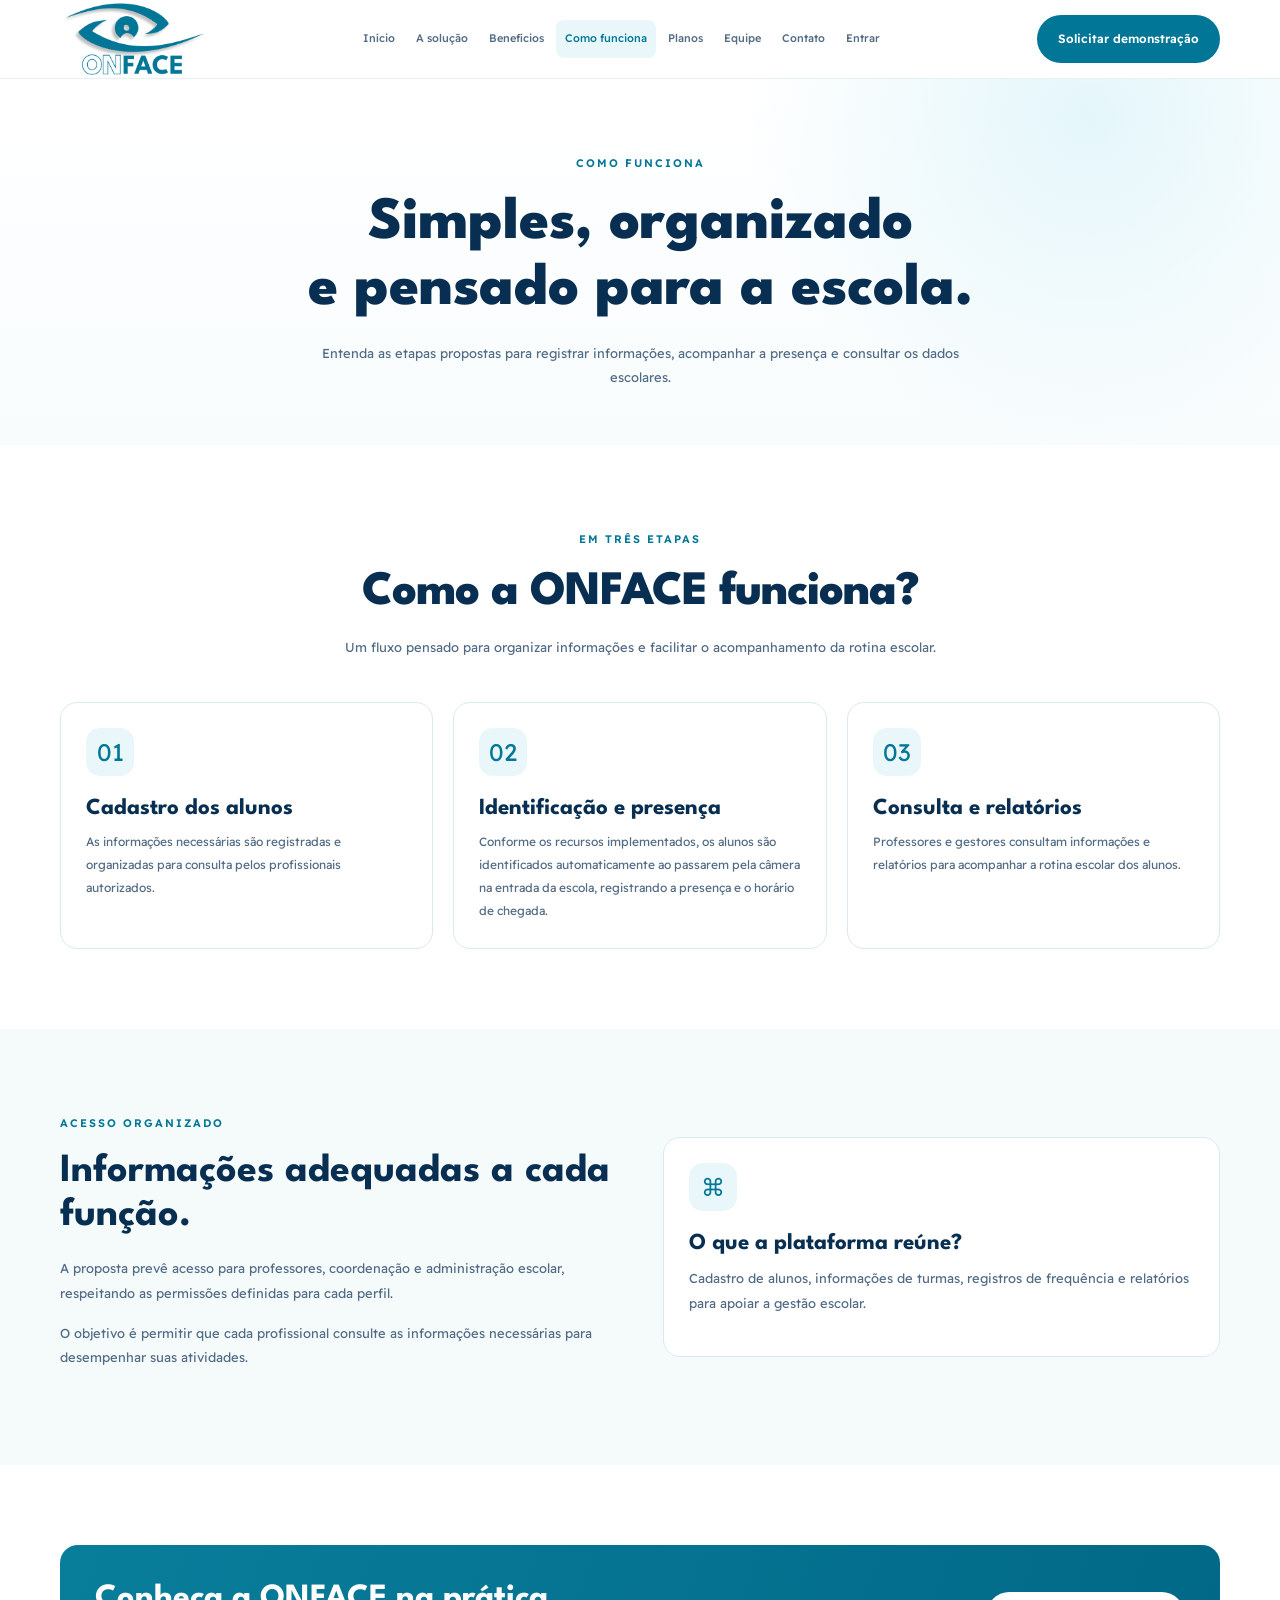
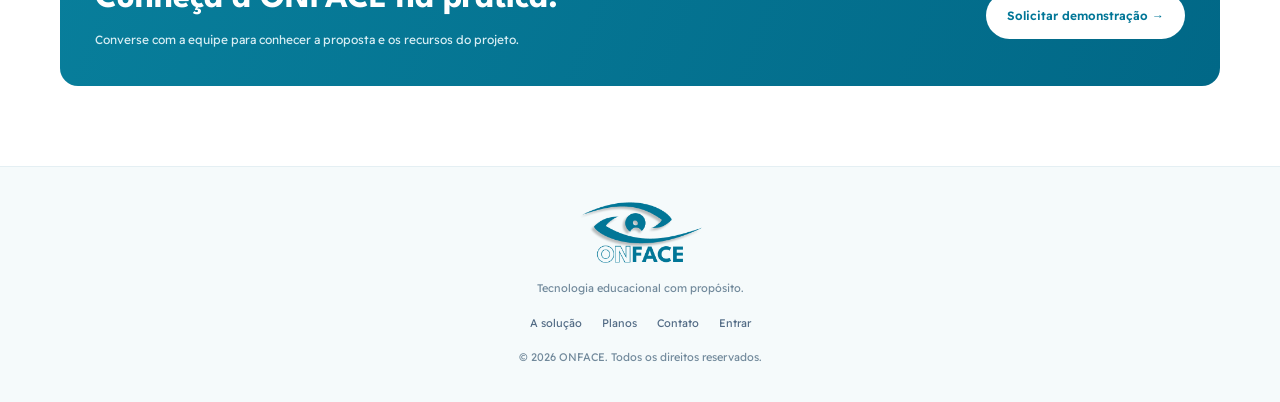
<file: ONFACE-main/funcionamento.html>
<!DOCTYPE html>
<html lang="pt-BR">
<head>
    <meta charset="UTF-8">
    <meta name="viewport" content="width=device-width, initial-scale=1.0">

    <title>Como funciona | ONFACE</title>

    <link rel="stylesheet" href="styles.css">

    <link href="https://fonts.googleapis.com/css2?family=League+Spartan:wght@400;500;600;700;800&family=Readex+Pro:wght@300;400;500;600&display=swap"
          rel="stylesheet">
</head>

<body>

<header class="header">
    <div class="container nav-container">

         <a href="index.html" class="logo">
    <img
        src="imagens/logo-onface.png"
        alt="ONFACE — Tecnologia educacional"
        class="logo-image"
    >
</a>

        <button class="menu-toggle" id="menu-toggle"
                aria-label="Abrir menu">☰</button>

        <nav class="nav-links" id="nav-links">
            <a href="index.html">Início</a>
            <a href="solucao.html">A solução</a>
            <a href="beneficios.html">Benefícios</a>
            <a href="funcionamento.html">Como funciona</a>
            <a href="planos.html">Planos</a>
            <a href="equipe.html">Equipe</a>
            <a href="contato.html">Contato</a>
            <a href="login.html" class="btn-entrar">Entrar</a>
        </nav>

        <a href="contato.html" class="btn btn-primary nav-button">
            Solicitar demonstração
        </a>

    </div>
</header>


<main>

    <section class="page-hero">
        <div class="container">

            <span class="eyebrow">COMO FUNCIONA</span>

            <h1>
                Simples, organizado
                <br>
                e pensado para a escola.
            </h1>

            <p>
                Entenda as etapas propostas para registrar informações,
                acompanhar a presença e consultar os dados escolares.
            </p>

        </div>
    </section>


    <section class="section">
        <div class="container">

            <div class="section-heading">

                <span class="eyebrow">EM TRÊS ETAPAS</span>

                <h2>Como a ONFACE funciona?</h2>

                <p>
                    Um fluxo pensado para organizar informações
                    e facilitar o acompanhamento da rotina escolar.
                </p>

            </div>


            <div class="cards-grid">

                <article class="info-card reveal">

                    <div class="icon-box">01</div>

                    <h3>Cadastro dos alunos</h3>

                    <p>
                        As informações necessárias são registradas
                        e organizadas para consulta pelos profissionais
                        autorizados.
                    </p>

                </article>


                <article class="info-card reveal">

                    <div class="icon-box">02</div>

                    <h3>Identificação e presença</h3>

                    <p>
                        Conforme os recursos implementados, os alunos são identificados automaticamente ao passarem pela câmera na entrada da escola, registrando a presença e o horário de chegada.
                    </p>

                </article>


                <article class="info-card reveal">

                    <div class="icon-box">03</div>

                    <h3>Consulta e relatórios</h3>

                    <p>
                        Professores e gestores consultam informações
                        e relatórios para acompanhar a rotina escolar dos alunos.
                    </p>

                </article>

            </div>

        </div>
    </section>


    <section class="section section-light">
        <div class="container split-layout">

            <div>

                <span class="eyebrow">ACESSO ORGANIZADO</span>

                <h2>
                    Informações adequadas
                    a cada função.
                </h2>

                <p>
                    A proposta prevê acesso para professores,
                    coordenação e administração escolar, respeitando
                    as permissões definidas para cada perfil.
                </p>

                <p>
                    O objetivo é permitir que cada profissional
                    consulte as informações necessárias para
                    desempenhar suas atividades.
                </p>

            </div>


            <article class="info-card">

                <div class="icon-box">⌘</div>

                <h3>O que a plataforma reúne?</h3>

                <p>
                    Cadastro de alunos, informações de turmas,
                    registros de frequência e relatórios
                    para apoiar a gestão escolar.
                </p>

            </article>

        </div>
    </section>


    <section class="section">
        <div class="container">

            <div class="cta-band">

                <div>
                    <h2>Conheça a ONFACE na prática.</h2>

                    <p>
                        Converse com a equipe para conhecer
                        a proposta e os recursos do projeto.
                    </p>
                </div>

                <a href="contato.html" class="btn btn-white">
                    Solicitar demonstração →
                </a>

            </div>

        </div>
    </section>

</main>


<footer class="footer">
    <div class="container footer-content">

         <a href="index.html" class="logo">
    <img
        src="imagens/logo-onface.png"
        alt="ONFACE — Tecnologia educacional"
        class="logo-image"
    >
</a>

        <p>Tecnologia educacional com propósito.</p>

        <div class="footer-links">
            <a href="solucao.html">A solução</a>
            <a href="planos.html">Planos</a>
            <a href="contato.html">Contato</a>
            <a href="login.html" class="btn-entrar">Entrar</a>
        </div>

        <small>© 2026 ONFACE. Todos os direitos reservados.</small>

    </div>
</footer>

<script src="script.js"></script>

</body>
</html>
</file>
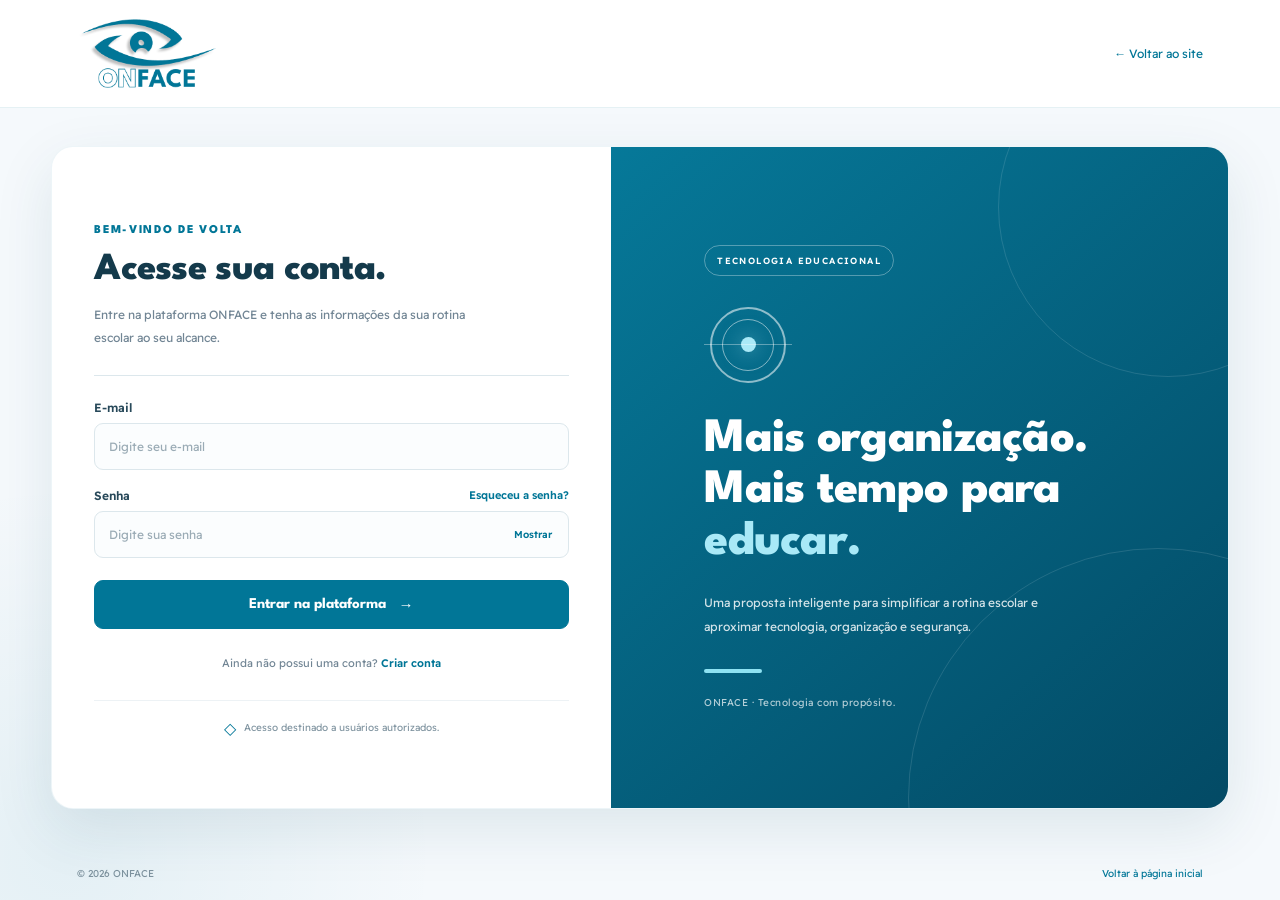
<file: ONFACE-main/login.html>
<!DOCTYPE html>
<html lang="pt-BR">

<head>
    <meta charset="UTF-8">
    <meta name="viewport" content="width=device-width, initial-scale=1.0">
    <meta name="theme-color" content="#017697">

    <title>Entrar | ONFACE</title>

    <link rel="stylesheet" href="auth.css">

    <link href="https://fonts.googleapis.com/css2?family=League+Spartan:wght@400;500;600;700;800&family=Readex+Pro:wght@300;400;500;600&display=swap"
          rel="stylesheet">
</head>

<body class="auth-body">

    <header class="auth-header">

        <a href="index.html" class="auth-logo">
            <img src="imagens/logo-onface.png" alt="ONFACE">
        </a>

        <a href="index.html" class="back-link">
            ← Voltar ao site
        </a>

    </header>

    <main class="auth-main">

        <section class="auth-card">

            <div class="auth-brand">

                <span class="auth-eyebrow">BEM-VINDO DE VOLTA</span>

                <h1>Acesse sua conta.</h1>

                <p>
                    Entre na plataforma ONFACE e tenha as informações
                    da sua rotina escolar ao seu alcance.
                </p>

            </div>

            <div class="auth-divider"></div>

            <form class="auth-form" id="login-form">

                <div class="form-field">

                    <label for="email">E-mail</label>

                    <input
                        type="email"
                        id="email"
                        name="email"
                        placeholder="Digite seu e-mail"
                        autocomplete="username"
                        required
                    >

                </div>

                <div class="form-field">

                    <div class="label-row">

                        <label for="senha">Senha</label>

                        <a href="esqueci-senha.html" class="text-link">
                            Esqueceu a senha?
                        </a>

                    </div>

                    <div class="password-wrapper">

                        <input
                            type="password"
                            id="senha"
                            name="senha"
                            placeholder="Digite sua senha"
                            autocomplete="current-password"
                            required
                        >

                        <button
                            type="button"
                            class="password-toggle"
                            data-toggle-password="senha"
                            aria-label="Mostrar senha"
                        >
                            Mostrar
                        </button>

                    </div>

                </div>

                <button type="submit" class="auth-button">
                    Entrar na plataforma
                    <span>→</span>
                </button>

                <p class="demo-message" id="login-message" role="status"></p>

            </form>

            <div class="auth-bottom">

                <p>
                    Ainda não possui uma conta?
                    <a href="cadastro.html" class="text-link">
                        Criar conta
                    </a>
                </p>

            </div>

            <div class="auth-security">
                <span>◇</span>
                Acesso destinado a usuários autorizados.
            </div>

        </section>

        <aside class="auth-side">

            <div class="side-decoration decoration-one"></div>
            <div class="side-decoration decoration-two"></div>

            <div class="side-content">

                <span class="side-tag">TECNOLOGIA EDUCACIONAL</span>

                <div class="side-symbol" aria-hidden="true">
                    <span class="symbol-ring"></span>
                    <span class="symbol-dot"></span>
                    <span class="symbol-line"></span>
                </div>

                <h2>
                    Mais organização.
                    <br>
                    Mais tempo para
                    <span>educar.</span>
                </h2>

                <p>
                    Uma proposta inteligente para simplificar
                    a rotina escolar e aproximar tecnologia,
                    organização e segurança.
                </p>

                <div class="side-line"></div>

                <span class="side-caption">
                    ONFACE · Tecnologia com propósito.
                </span>

            </div>

        </aside>

    </main>

    <footer class="auth-footer">
        <span>© 2026 ONFACE</span>
        <a href="index.html">Voltar à página inicial</a>
    </footer>

    <script src="auth.js"></script>

</body>
</html>
</file>
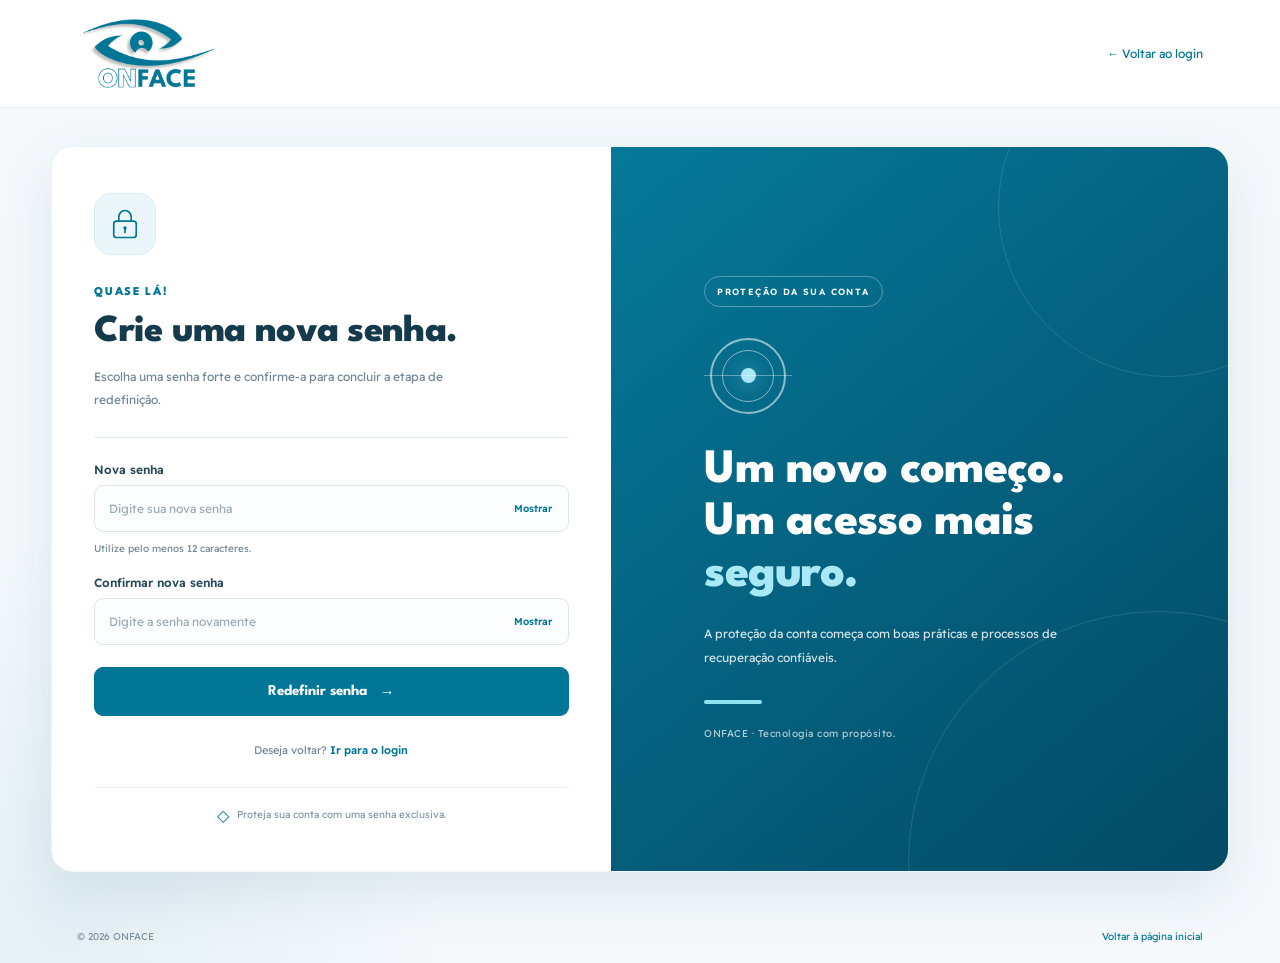
<file: ONFACE-main/nova-senha.html>
<!DOCTYPE html>
<html lang="pt-BR">

<head>
    <meta charset="UTF-8">
    <meta name="viewport" content="width=device-width, initial-scale=1.0">
    <meta name="theme-color" content="#017697">

    <title>Nova senha | ONFACE</title>

    <link rel="stylesheet" href="auth.css">

    <link href="https://fonts.googleapis.com/css2?family=League+Spartan:wght@400;500;600;700;800&family=Readex+Pro:wght@300;400;500;600&display=swap"
          rel="stylesheet">
</head>

<body class="auth-body">

    <header class="auth-header">

        <a href="index.html" class="auth-logo">
            <img src="imagens/logo-onface.png" alt="ONFACE">
        </a>

        <a href="login.html" class="back-link">
            ← Voltar ao login
        </a>

    </header>

    <main class="auth-main">

        <section class="auth-card">

            <div class="recovery-icon" aria-hidden="true">

                <svg viewBox="0 0 64 64" fill="none">

                    <rect
                        x="12" y="27" width="40" height="29" rx="5"
                        stroke="currentColor" stroke-width="3"
                    />

                    <path
                        d="M21 27V19C21 12.925 25.925 8 32 8C38.075 8 43 12.925 43 19V27"
                        stroke="currentColor"
                        stroke-width="3"
                        stroke-linecap="round"
                    />

                    <circle cx="32" cy="39" r="3" fill="currentColor"/>

                    <path
                        d="M32 42V47"
                        stroke="currentColor"
                        stroke-width="3"
                        stroke-linecap="round"
                    />

                </svg>

            </div>

            <div class="auth-brand">

                <span class="auth-eyebrow">QUASE LÁ!</span>

                <h1>Crie uma nova senha.</h1>

                <p>
                    Escolha uma senha forte e confirme-a para
                    concluir a etapa de redefinição.
                </p>

            </div>

            <div class="auth-divider"></div>

            <form class="auth-form" id="nova-senha-form">

                <div class="form-field">

                    <label for="senha">Nova senha</label>

                    <div class="password-wrapper">

                        <input
                            type="password"
                            id="senha"
                            name="senha"
                            placeholder="Digite sua nova senha"
                            autocomplete="new-password"
                            minlength="12"
                            required
                        >

                        <button
                            type="button"
                            class="password-toggle"
                            data-toggle-password="senha"
                            aria-label="Mostrar nova senha"
                        >
                            Mostrar
                        </button>

                    </div>

                    <small class="field-hint">
                        Utilize pelo menos 12 caracteres.
                    </small>

                </div>

                <div class="form-field">

                    <label for="confirmar-senha">
                        Confirmar nova senha
                    </label>

                    <div class="password-wrapper">

                        <input
                            type="password"
                            id="confirmar-senha"
                            name="confirmar-senha"
                            placeholder="Digite a senha novamente"
                            autocomplete="new-password"
                            minlength="12"
                            required
                        >

                        <button
                            type="button"
                            class="password-toggle"
                            data-toggle-password="confirmar-senha"
                            aria-label="Mostrar confirmação da senha"
                        >
                            Mostrar
                        </button>

                    </div>

                </div>

                <button type="submit" class="auth-button">
                    Redefinir senha
                    <span>→</span>
                </button>

                <p class="demo-message" id="nova-senha-message" role="status"></p>

            </form>

            <div class="auth-bottom">

                <p>
                    Deseja voltar?
                    <a href="login.html" class="text-link">
                        Ir para o login
                    </a>
                </p>

            </div>

            <div class="auth-security">
                <span>◇</span>
                Proteja sua conta com uma senha exclusiva.
            </div>

        </section>

        <aside class="auth-side">

            <div class="side-decoration decoration-one"></div>
            <div class="side-decoration decoration-two"></div>

            <div class="side-content">

                <span class="side-tag">PROTEÇÃO DA SUA CONTA</span>

                <div class="side-symbol" aria-hidden="true">
                    <span class="symbol-ring"></span>
                    <span class="symbol-dot"></span>
                    <span class="symbol-line"></span>
                </div>

                <h2>
                    Um novo começo.
                    <br>
                    Um acesso mais
                    <span>seguro.</span>
                </h2>

                <p>
                    A proteção da conta começa com boas práticas
                    e processos de recuperação confiáveis.
                </p>

                <div class="side-line"></div>

                <span class="side-caption">
                    ONFACE · Tecnologia com propósito.
                </span>

            </div>

        </aside>

    </main>

    <footer class="auth-footer">
        <span>© 2026 ONFACE</span>
        <a href="index.html">Voltar à página inicial</a>
    </footer>

    <script src="auth.js"></script>

</body>
</html>
</file>
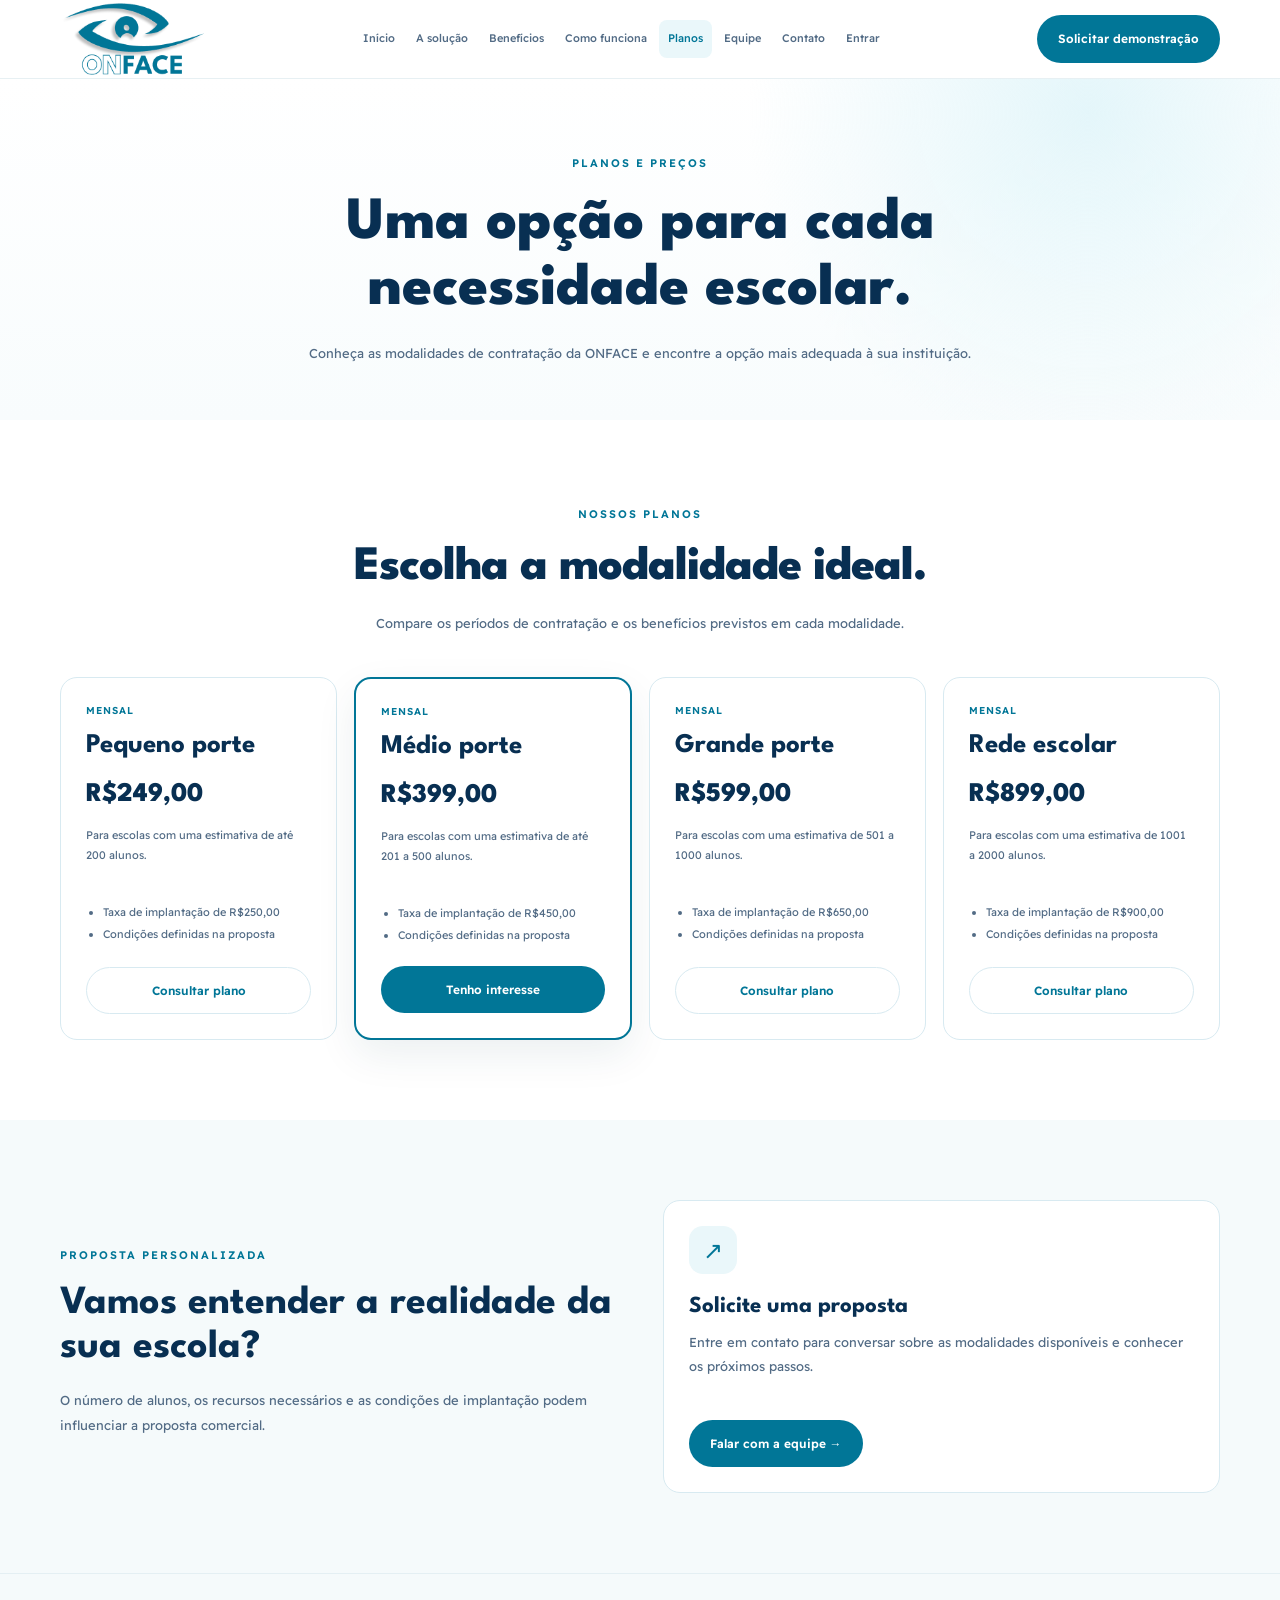
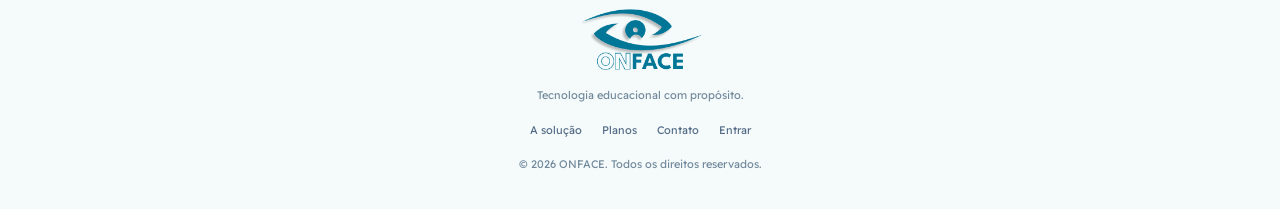
<file: ONFACE-main/planos.html>
<!DOCTYPE html>
<html lang="pt-BR">
<head>
    <meta charset="UTF-8">
    <meta name="viewport" content="width=device-width, initial-scale=1.0">

    <title>Planos e preços | ONFACE</title>

    <link rel="stylesheet" href="styles.css">

    <link href="https://fonts.googleapis.com/css2?family=League+Spartan:wght@400;500;600;700;800&family=Readex+Pro:wght@300;400;500;600&display=swap"
          rel="stylesheet">
</head>

<body>

<header class="header">
    <div class="container nav-container">

         <a href="index.html" class="logo">
    <img
        src="imagens/logo-onface.png"
        alt="ONFACE — Tecnologia educacional"
        class="logo-image"
    >
</a>

        <button class="menu-toggle" id="menu-toggle"
                aria-label="Abrir menu">☰</button>

        <nav class="nav-links" id="nav-links">
            <a href="index.html">Início</a>
            <a href="solucao.html">A solução</a>
            <a href="beneficios.html">Benefícios</a>
            <a href="funcionamento.html">Como funciona</a>
            <a href="planos.html">Planos</a>
            <a href="equipe.html">Equipe</a>
            <a href="contato.html">Contato</a>
            <a href="login.html" class="btn-entrar">Entrar</a>
        </nav>

        <a href="contato.html" class="btn btn-primary nav-button">
            Solicitar demonstração
        </a>

    </div>
</header>


<main>

    <section class="page-hero">
        <div class="container">

            <span class="eyebrow">PLANOS E PREÇOS</span>

            <h1>
                Uma opção para cada
                <br>
                necessidade escolar.
            </h1>

            <p>
                Conheça as modalidades de contratação da ONFACE
                e encontre a opção mais adequada à sua instituição.
            </p>

        </div>
    </section>


    <section class="section">
        <div class="container">

            <div class="section-heading">

                <span class="eyebrow">NOSSOS PLANOS</span>

                <h2>Escolha a modalidade ideal.</h2>

                <p>
                    Compare os períodos de contratação e os
                    benefícios previstos em cada modalidade.
                </p>

            </div>


            <div class="plans-grid">



                <article class="plan-card">

                    <span class="plan-label">Mensal</span>

                    <h3>Pequeno porte</h3>

                    <div class="plan-price">
                        R$249,00
                    </div>

                    <p class="plan-description">
                        Para escolas com uma estimativa de até 200 alunos.
                    </p>

                    <ul>
                        <li>Taxa de implantação de R$250,00</li>
                        <li>Condições definidas na proposta</li>
                    </ul>

                    <a href="contato.html" class="btn btn-outline">
                        Consultar plano
                    </a>

                </article>


                <!-- PLANO SEMESTRAL+ -->

                <article class="plan-card featured">

                    <span class="plan-label">Mensal</span>

                    <h3>Médio porte</h3>

                    <div class="plan-price">
                        R$399,00
                    </div>

                    <p class="plan-description">
                        Para escolas com uma estimativa de até 201 a 500 alunos.
                    </p>

                    <ul>
                        <li>Taxa de implantação de R$450,00</li>
                        <li>Condições definidas na proposta</li>
                    </ul>

                    <a href="contato.html" class="btn btn-primary">
                        Tenho interesse
                    </a>

                </article>


                <!-- PLANO ANUAL -->

                <article class="plan-card">

                    <span class="plan-label">Mensal</span>

                    <h3>Grande porte</h3>

                    <div class="plan-price">
                        R$599,00
                    </div>

                    <p class="plan-description">
                        Para escolas com uma estimativa de 501 a 1000 alunos.
                    </p>

                    <ul>
                        <li>Taxa de implantação de R$650,00</li>
                        <li>Condições definidas na proposta</li>
                    </ul>

                    <a href="contato.html" class="btn btn-outline">
                        Consultar plano
                    </a>

                </article>


                <!-- PLANO ANUAL+ -->

                <article class="plan-card">

                    <span class="plan-label">Mensal</span>

                    <h3>Rede escolar</h3>

                    <div class="plan-price">
                        R$899,00
                    </div>

                    <p class="plan-description">
                        Para escolas com uma estimativa de 1001 a 2000 alunos.
                    </p>

                    <ul>
                        <li>Taxa de implantação de R$900,00</li>
                        <li>Condições definidas na proposta</li>
                    </ul>

                    <a href="contato.html" class="btn btn-outline">
                        Consultar plano
                    </a>

                </article>

            </div>

        </div>
    </section>


    <section class="section section-light">
        <div class="container split-layout">

            <div>

                <span class="eyebrow">PROPOSTA PERSONALIZADA</span>

                <h2>
                    Vamos entender a realidade
                    da sua escola?
                </h2>

                <p>
                    O número de alunos, os recursos necessários
                    e as condições de implantação podem influenciar
                    a proposta comercial.
                </p>

            </div>

            <article class="info-card">

                <div class="icon-box">↗</div>

                <h3>Solicite uma proposta</h3>

                <p>
                    Entre em contato para conversar sobre as
                    modalidades disponíveis e conhecer os
                    próximos passos.
                </p>

                <br>

                <a href="contato.html" class="btn btn-primary">
                    Falar com a equipe →
                </a>

            </article>

        </div>
    </section>

</main>


<footer class="footer">
    <div class="container footer-content">

         <a href="index.html" class="logo">
    <img
        src="imagens/logo-onface.png"
        alt="ONFACE — Tecnologia educacional"
        class="logo-image"
    >
</a>

        <p>Tecnologia educacional com propósito.</p>

        <div class="footer-links">
            <a href="solucao.html">A solução</a>
            <a href="planos.html">Planos</a>
            <a href="contato.html">Contato</a>
            <a href="login.html" class="btn-entrar">Entrar</a>
        </div>

        <small>© 2026 ONFACE. Todos os direitos reservados.</small>

    </div>
</footer>

<script src="script.js"></script>

</body>
</html>
</file>
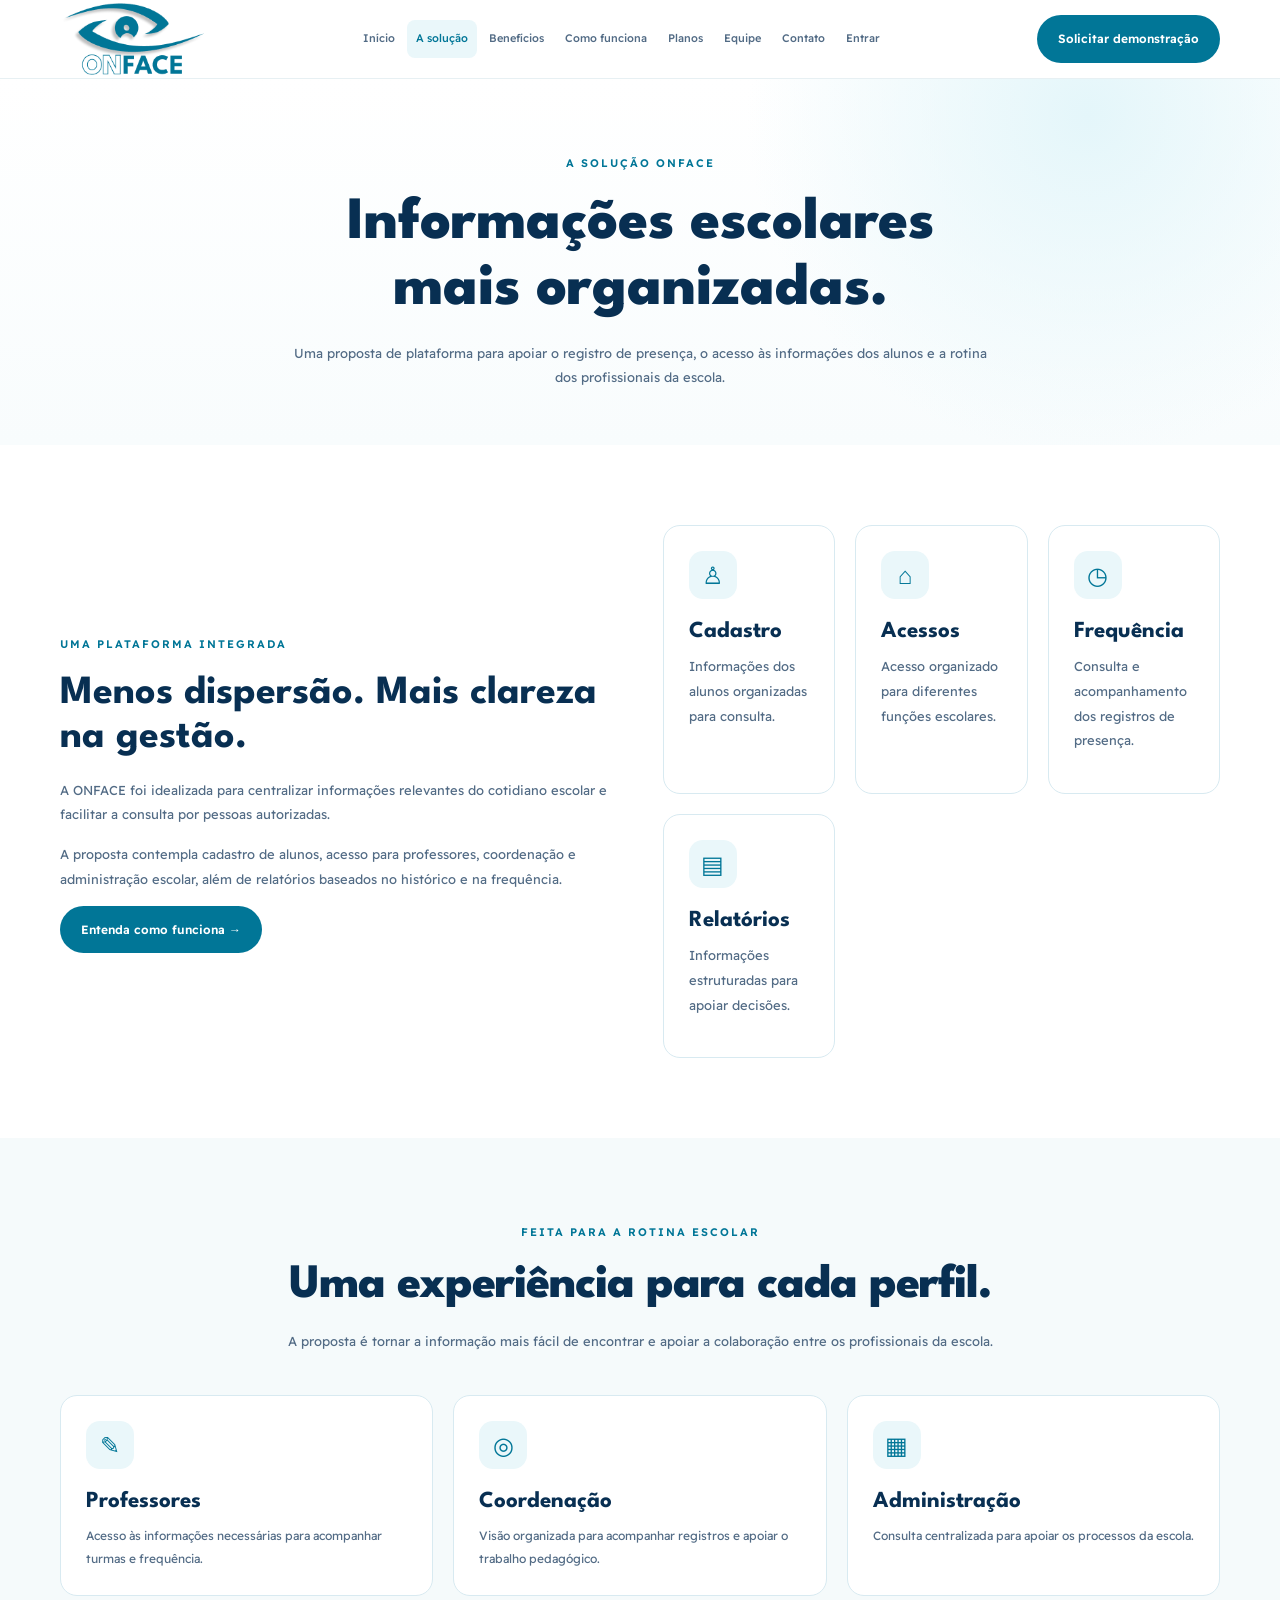
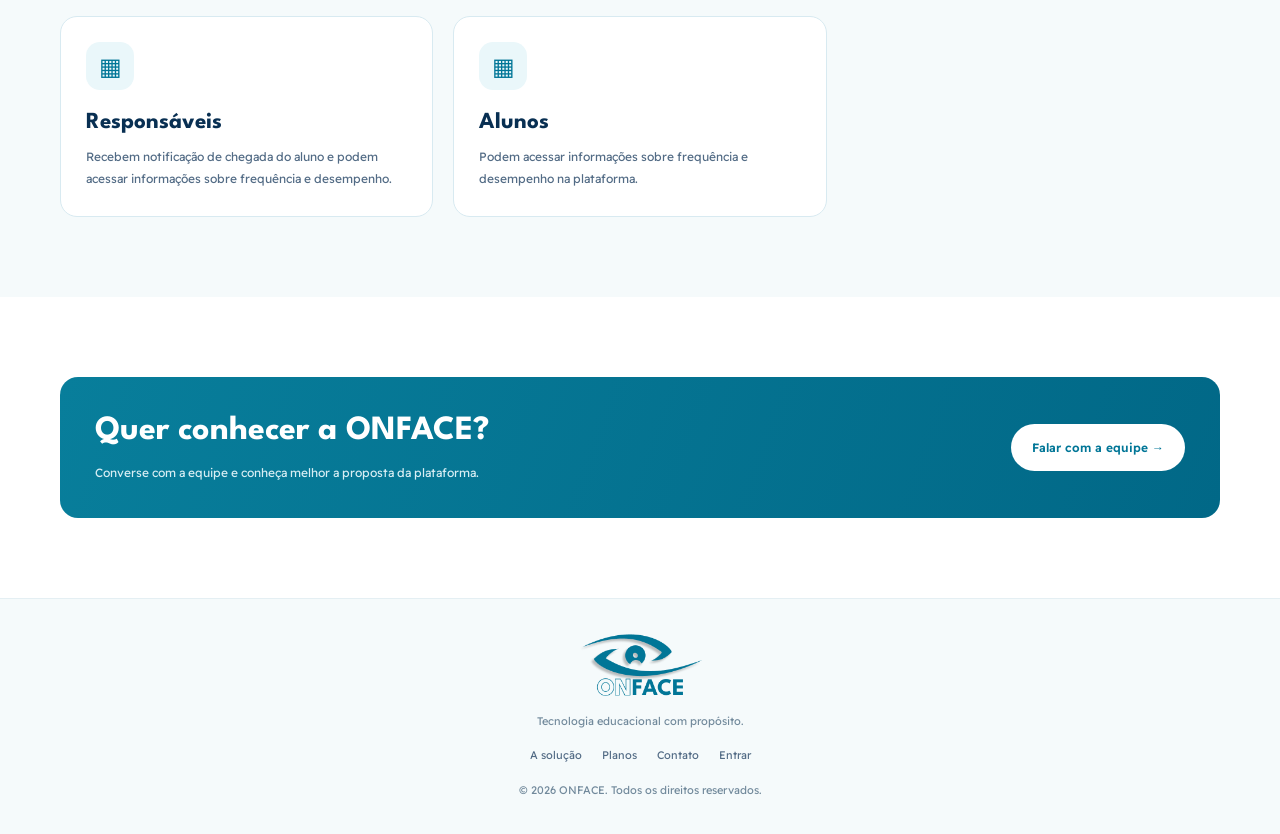
<file: ONFACE-main/solucao.html>
<!DOCTYPE html>
<html lang="pt-BR">

<head>
    <meta charset="UTF-8">

    <meta name="viewport" content="width=device-width, initial-scale=1.0">

    <title>A solução | ONFACE</title>

    <link rel="stylesheet" href="styles.css">

    <link href="https://fonts.googleapis.com/css2?family=League+Spartan:wght@400;500;600;700;800&family=Readex+Pro:wght@300;400;500;600&display=swap"
          rel="stylesheet">
</head>

<body>

    <header class="header">
        <div class="container nav-container">

             <a href="index.html" class="logo">
    <img
        src="imagens/logo-onface.png"
        alt="ONFACE — Tecnologia educacional"
        class="logo-image"
    >
</a>

            <button class="menu-toggle"
                    id="menu-toggle"
                    aria-label="Abrir menu">
                ☰
            </button>

            <nav class="nav-links" id="nav-links">
                <a href="index.html">Início</a>
                <a href="solucao.html">A solução</a>
                <a href="beneficios.html">Benefícios</a>
                <a href="funcionamento.html">Como funciona</a>
                <a href="planos.html">Planos</a>
                <a href="equipe.html">Equipe</a>
                <a href="contato.html">Contato</a>
                <a href="login.html" class="btn-entrar">Entrar</a>
            </nav>

            <a href="contato.html" class="btn btn-primary nav-button">
                Solicitar demonstração
            </a>

        </div>
    </header>


    <main>

        <section class="page-hero">

            <div class="container">

                <span class="eyebrow">A SOLUÇÃO ONFACE</span>

                <h1>
                    Informações escolares
                    <br>
                    mais organizadas.
                </h1>

                <p>
                    Uma proposta de plataforma para apoiar o registro
                    de presença, o acesso às informações dos alunos
                    e a rotina dos profissionais da escola.
                </p>

            </div>

        </section>


        <section class="section">

            <div class="container split-layout">

                <div class="reveal">

                    <span class="eyebrow">
                        UMA PLATAFORMA INTEGRADA
                    </span>

                    <h2>
                        Menos dispersão.
                        Mais clareza na gestão.
                    </h2>

                    <p>
                        A ONFACE foi idealizada para centralizar
                        informações relevantes do cotidiano escolar
                        e facilitar a consulta por pessoas autorizadas.
                    </p>

                    <p>
                        A proposta contempla cadastro de alunos,
                        acesso para professores, coordenação e
                        administração escolar, além de relatórios
                        baseados no histórico e na frequência.
                    </p>

                    <a href="funcionamento.html" class="btn btn-primary">
                        Entenda como funciona →
                    </a>

                </div>


                <div class="content-grid">

                    <article class="info-card reveal">

                        <div class="icon-box">♙</div>

                        <h3>Cadastro</h3>

                        <p>
                            Informações dos alunos organizadas
                            para consulta.
                        </p>

                    </article>

                    <article class="info-card reveal">

                        <div class="icon-box">⌂</div>

                        <h3>Acessos</h3>

                        <p>
                            Acesso organizado para diferentes
                            funções escolares.
                        </p>

                    </article>

                    <article class="info-card reveal">

                        <div class="icon-box">◷</div>

                        <h3>Frequência</h3>

                        <p>
                            Consulta e acompanhamento dos
                            registros de presença.
                        </p>

                    </article>

                    <article class="info-card reveal">

                        <div class="icon-box">▤</div>

                        <h3>Relatórios</h3>

                        <p>
                            Informações estruturadas para
                            apoiar decisões.
                        </p>

                    </article>

                </div>

            </div>

        </section>


        <section class="section section-light">

            <div class="container">

                <div class="section-heading">

                    <span class="eyebrow">
                        FEITA PARA A ROTINA ESCOLAR
                    </span>

                    <h2>
                        Uma experiência para cada perfil.
                    </h2>

                    <p>
                        A proposta é tornar a informação mais fácil
                        de encontrar e apoiar a colaboração entre
                        os profissionais da escola.
                    </p>

                </div>


                <div class="cards-grid">

                    <article class="info-card reveal">

                        <div class="icon-box">✎</div>

                        <h3>Professores</h3>

                        <p>
                            Acesso às informações necessárias
                            para acompanhar turmas e frequência.
                        </p>

                    </article>

                    <article class="info-card reveal">

                        <div class="icon-box">◎</div>

                        <h3>Coordenação</h3>

                        <p>
                            Visão organizada para acompanhar
                            registros e apoiar o trabalho pedagógico.
                        </p>

                    </article>

                    <article class="info-card reveal">

                        <div class="icon-box">▦</div>

                        <h3>Administração</h3>

                        <p>
                            Consulta centralizada para apoiar
                            os processos da escola.
                        </p>

                    </article>

                    <article class="info-card reveal">

                        <div class="icon-box">▦</div>

                        <h3>Responsáveis</h3>

                        <p>
                            Recebem notificação de chegada do aluno e podem acessar informações sobre frequência e desempenho.
                        </p>

                    </article>

                    <article class="info-card reveal">

                        <div class="icon-box">▦</div>

                        <h3>Alunos</h3>

                        <p>
                            Podem acessar informações sobre frequência e desempenho na plataforma.
                        </p>

                    </article>

                </div>

            </div>

        </section>


        <section class="section">

            <div class="container">

                <div class="cta-band">

                    <div>

                        <h2>
                            Quer conhecer a ONFACE?
                        </h2>

                        <p>
                            Converse com a equipe e conheça
                            melhor a proposta da plataforma.
                        </p>

                    </div>

                    <a href="contato.html" class="btn btn-white">
                        Falar com a equipe →
                    </a>

                </div>

            </div>

        </section>

    </main>


    <footer class="footer">

        <div class="container footer-content">

             <a href="index.html" class="logo">
    <img
        src="imagens/logo-onface.png"
        alt="ONFACE — Tecnologia educacional"
        class="logo-image"
    >
</a>

            <p>Tecnologia educacional com propósito.</p>

            <div class="footer-links">
                <a href="solucao.html">A solução</a>
                <a href="planos.html">Planos</a>
                <a href="contato.html">Contato</a>
                <a href="login.html" class="btn-entrar">Entrar</a>
            </div>

            <small>© 2026 ONFACE. Todos os direitos reservados.</small>

        </div>

    </footer>

    <script src="script.js"></script>

</body>
</html>
</file>
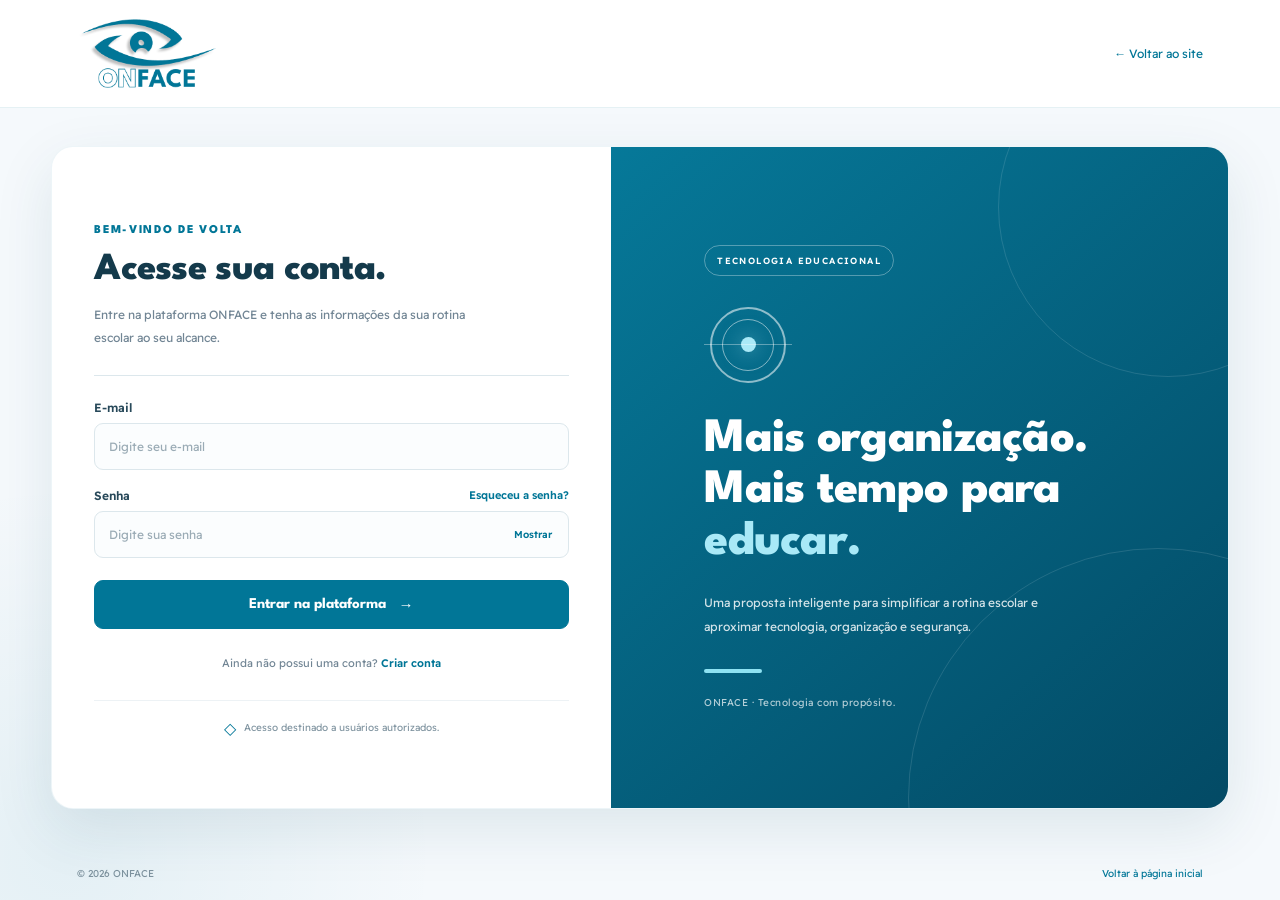
<file: ONFACE-main/dashboard/aluno.html>
<!DOCTYPE html>
<html lang="pt-BR">
<head>
    <meta charset="UTF-8">
    <meta name="viewport" content="width=device-width, initial-scale=1.0">
    <meta name="theme-color" content="#017697">
    <title>ONFACE | Área do Aluno</title>
    <link rel="stylesheet" href="portal.css">
    <script src="portal.js" defer></script>
</head>
<body data-portal-role="aluno">

<div class="portal-layout">
    <aside class="portal-sidebar" id="portal-sidebar">
        <a href="aluno.html" class="portal-brand">
            <img src="../imagens/logo-onface.png" alt="ONFACE"><small>ÁREA DO ALUNO</small></span>
        </a>

        <div class="portal-user-mini">
            <div class="portal-avatar">LA</div>
            <div>
                <strong>Lucas Almeida</strong>
                <span>Aluno · 3º Ano A</span>
            </div>
        </div>

        <p class="portal-menu-label">MINHA VIDA ESCOLAR</p>
        <nav class="portal-nav" aria-label="Menu do aluno">
            <button class="portal-nav-link is-active" data-view="inicio">
                <span>⌂</span> Visão geral
            </button>
            <button class="portal-nav-link" data-view="frequencia">
                <span>✓</span> Minha frequência
            </button>
            <button class="portal-nav-link" data-view="aulas">
                <span>▦</span> Minhas disciplinas
            </button>
            <button class="portal-nav-link" data-view="notificacoes">
                <span>♧</span> Notificações
                <span class="portal-nav-count" id="student-notification-count">1</span>
            </button>
        </nav>

        <p class="portal-menu-label">MINHA CONTA</p>
        <nav class="portal-nav" aria-label="Conta do aluno">
    <button class="portal-nav-link" data-view="perfil">
        <span>♙</span> Meu perfil
    </button>

    <button class="portal-nav-link" type="button" data-logout>
        <span>↪</span> Sair
    </button>
</nav>

        <div class="portal-sidebar-footer">
            <div class="portal-security-dot"></div>
            <div>
                <strong>Ambiente ONFACE</strong>
                <span>Acesso demonstrativo</span>
            </div>
        </div>
    </aside>

    <div class="portal-main">
        <header class="portal-topbar">
            <button class="portal-mobile-menu" id="portal-menu-toggle"
                    aria-label="Abrir menu" aria-expanded="false">☰</button>

            <div class="portal-breadcrumb">
                <span>ONFACE</span><span>/</span>
                <strong id="portal-current-section">Visão geral</strong>
            </div>

            <div class="portal-top-actions">
                <span class="portal-date" id="portal-current-date"></span>
                <button class="portal-icon-button" data-open-view="notificacoes"
                        aria-label="Abrir notificações">♧</button>
                <div class="portal-top-avatar">LA</div>
            </div>
        </header>

        <main class="portal-content">

            <!-- INÍCIO -->
            <section class="portal-view is-active" data-section="inicio">
                <div class="portal-welcome">
                    <div>
                        <span class="portal-eyebrow">SEU ESPAÇO ESCOLAR</span>
                        <h1>Olá, <span id="student-greeting">Lucas</span>!</h1>
                        <p>Confira sua frequência e acompanhe sua rotina escolar.</p>
                    </div>
                    <div class="portal-welcome-decoration">ON</div>
                </div>

                <div class="student-highlight">
                    <div class="student-highlight-content">
                        <span>SEU RESUMO ESCOLAR</span>
                        <h2>Seu progresso começa com a presença.</h2>
                        <p>Acompanhe seus registros e mantenha sua frequência em dia.</p>
                        <button class="portal-btn portal-btn-light" data-open-view="frequencia">
                            Consultar minha frequência →
                        </button>
                    </div>
                    <div class="student-highlight-mark">✓</div>
                </div>

                <div class="portal-metrics">
                    <article class="portal-metric">
                        <span class="portal-metric-icon teal">✓</span>
                        <span class="portal-metric-label">Presenças</span>
                        <strong id="student-present">0</strong>
                        <small>Registros no período</small>
                    </article>
                    <article class="portal-metric">
                        <span class="portal-metric-icon red">!</span>
                        <span class="portal-metric-label">Ausências</span>
                        <strong id="student-absent">0</strong>
                        <small>Faltas registradas</small>
                    </article>
                    <article class="portal-metric">
                        <span class="portal-metric-icon blue">%</span>
                        <span class="portal-metric-label">Minha frequência</span>
                        <strong id="student-rate">—</strong>
                        <small>Percentual de presença</small>
                    </article>
                    <article class="portal-metric">
                        <span class="portal-metric-icon amber">▤</span>
                        <span class="portal-metric-label">Aulas registradas</span>
                        <strong id="student-total">0</strong>
                        <small>Chamadas disponíveis</small>
                    </article>
                </div>

                <div class="portal-content-grid">
                    <article class="portal-card">
                        <div class="portal-card-heading">
                            <div>
                                <h3>Últimas aulas registradas</h3>
                                <p>Veja as suas marcações mais recentes.</p>
                            </div>
                            <button class="portal-text-button" data-open-view="frequencia">Ver histórico</button>
                        </div>
                        <div class="portal-table-scroll">
                            <table class="portal-table">
                                <thead>
                                    <tr>
                                        <th>Data</th>
                                        <th>Disciplina</th>
                                        <th>Situação</th>
                                    </tr>
                                </thead>
                                <tbody id="student-recent-table"></tbody>
                            </table>
                        </div>
                    </article>

                    <article class="portal-card">
                        <div class="portal-card-heading">
                            <div>
                                <h3>Minha rotina</h3>
                                <p>Informações da sua turma.</p>
                            </div>
                            <span class="portal-card-symbol">▦</span>
                        </div>
                        <div class="student-info-line">
                            <span>Turma</span><strong>3º Ano A</strong>
                        </div>
                        <div class="student-info-line">
                            <span>Turno</span><strong>Manhã</strong>
                        </div>
                        <div class="student-info-line">
                            <span>Disciplinas</span><strong>6 cadastradas</strong>
                        </div>
                        <button class="portal-btn portal-btn-outline portal-full-button"
                                data-open-view="aulas">Ver minhas disciplinas</button>
                    </article>
                </div>

                <div class="portal-privacy-note">
                    <span>◇</span>
                    <p>Você pode consultar apenas as informações vinculadas à sua própria conta.</p>
                </div>
            </section>

            <!-- FREQUÊNCIA -->
            <section class="portal-view" data-section="frequencia">
                <div class="portal-page-heading">
                    <span class="portal-eyebrow">MEU HISTÓRICO</span>
                    <h1>Minha frequência</h1>
                    <p>Consulte os registros de presença e ausência das suas aulas.</p>
                </div>

                <div class="portal-card">
                    <div class="portal-filter-row">
                        <label class="portal-field">
                            <span>Data inicial</span>
                            <input type="date" id="student-date-start">
                        </label>
                        <label class="portal-field">
                            <span>Data final</span>
                            <input type="date" id="student-date-end">
                        </label>
                        <label class="portal-field">
                            <span>Situação</span>
                            <select id="student-status-filter">
                                <option value="">Todas</option>
                                <option value="presente">Presente</option>
                                <option value="ausente">Ausente</option>
                                <option value="atrasado">Atrasado</option>
                            </select>
                        </label>
                        <button class="portal-btn portal-btn-primary" id="student-filter-apply">
                            Filtrar
                        </button>
                        <button class="portal-btn portal-btn-outline" id="student-filter-reset">
                            Limpar
                        </button>
                    </div>

                    <div class="portal-table-scroll">
                        <table class="portal-table">
                            <thead>
                                <tr>
                                    <th>Data</th>
                                    <th>Disciplina</th>
                                    <th>Professor</th>
                                    <th>Horário</th>
                                    <th>Situação</th>
                                    <th>Observação</th>
                                </tr>
                            </thead>
                            <tbody id="student-history-table"></tbody>
                        </table>
                    </div>
                    <p class="portal-table-footnote">Os dados exibidos nesta versão são ilustrativos.</p>
                </div>
            </section>

            <!-- DISCIPLINAS -->
            <section class="portal-view" data-section="aulas">
                <div class="portal-page-heading">
                    <span class="portal-eyebrow">ORGANIZAÇÃO DOS ESTUDOS</span>
                    <h1>Minhas disciplinas</h1>
                    <p>Veja as disciplinas cadastradas para a sua turma.</p>
                </div>
                <div class="portal-card">
                    <div class="portal-card-heading">
                        <div>
                            <h3>Disciplinas da turma</h3>
                            <p>Informações ilustrativas do ambiente de demonstração.</p>
                        </div>
                    </div>
                    <div class="portal-subject-grid" id="student-subjects"></div>
                </div>
            </section>

            <!-- NOTIFICAÇÕES -->
            <section class="portal-view" data-section="notificacoes">
                <div class="portal-page-heading">
                    <span class="portal-eyebrow">CENTRAL DE AVISOS</span>
                    <h1>Notificações</h1>
                    <p>Consulte os avisos da sua área escolar.</p>
                </div>
                <div class="portal-card">
                    <div class="portal-card-heading">
                        <div>
                            <h3>Minhas notificações</h3>
                            <p>Mensagens ilustrativas da demonstração.</p>
                        </div>
                        <button class="portal-text-button" id="student-read-all">Marcar todas como lidas</button>
                    </div>
                    <div id="student-notification-list"></div>
                </div>
            </section>

            <!-- PERFIL -->
            <section class="portal-view" data-section="perfil">
                <div class="portal-page-heading">
                    <span class="portal-eyebrow">MINHA CONTA</span>
                    <h1>Meu perfil</h1>
                    <p>Consulte os dados demonstrativos da sua conta.</p>
                </div>
                <div class="portal-card portal-profile-card">
                    <div class="portal-profile-avatar">LA</div>
                    <div>
                        <h2>Lucas Almeida</h2>
                        <p>Aluno · 3º Ano A</p>
                    </div>
                    <div class="portal-profile-fields">
                        <label class="portal-field">
                            <span>Nome completo</span>
                            <input value="Lucas Almeida" readonly>
                        </label>
                        <label class="portal-field">
                            <span>Matrícula demonstrativa</span>
                            <input value="ALU-2026-001" readonly>
                        </label>
                        <label class="portal-field">
                            <span>Turma</span>
                            <input value="3º Ano A" readonly>
                        </label>
                    </div>
                    <div class="portal-privacy-note">
                        <span>◇</span>
                        <p>Na versão definitiva, os dados serão obtidos da conta autenticada.</p>
                    </div>
                </div>
            </section>

            <footer class="portal-footer">
                <span>© ONFACE — Sistema de acompanhamento escolar</span>
                <span>Portal do Aluno · Demonstração</span>
            </footer>
        </main>
    </div>
</div>

<div class="portal-mobile-overlay" id="portal-mobile-overlay"></div>
<div class="portal-toast" id="portal-toast" role="status" aria-live="polite"></div>

</body>
</html>
</file>
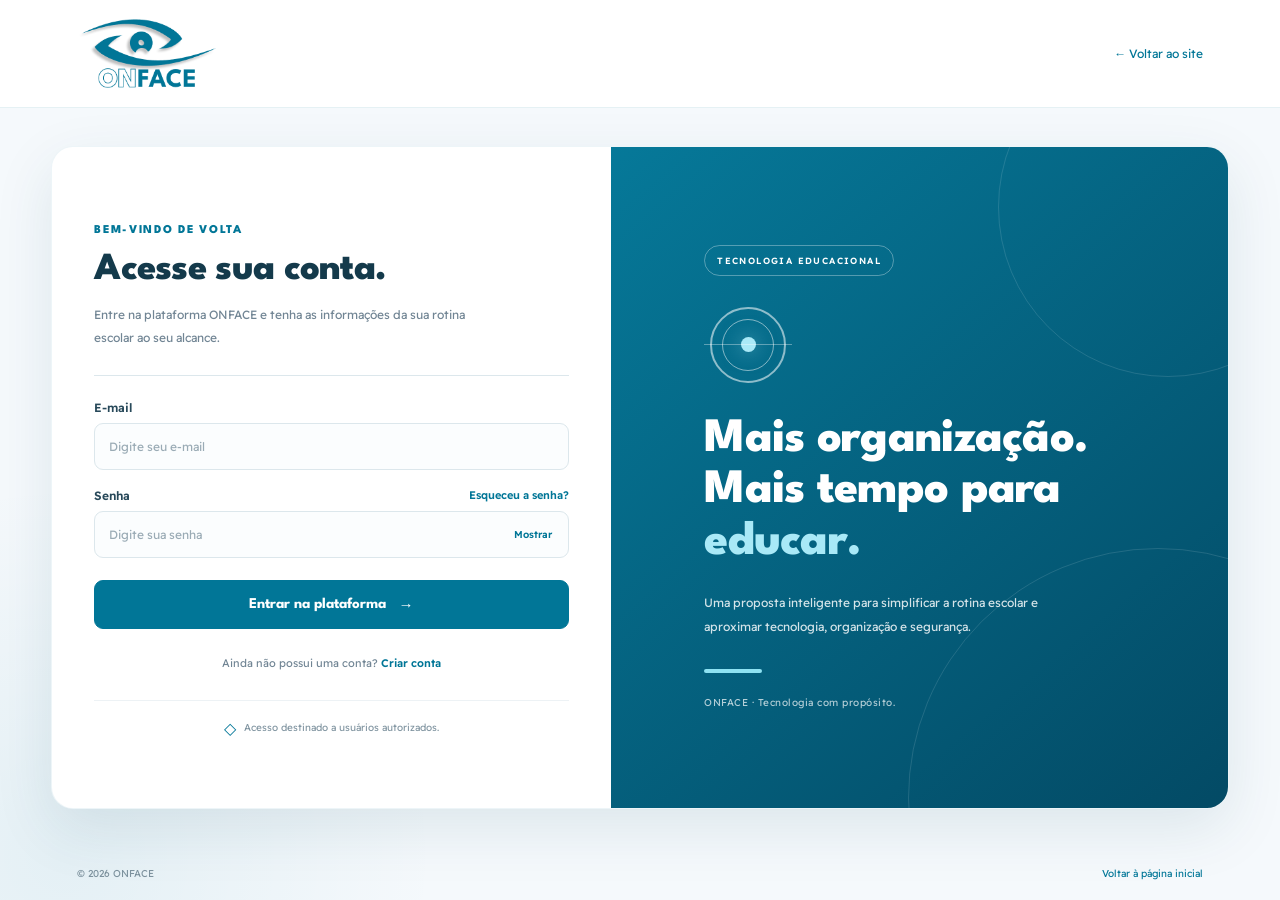
<file: ONFACE-main/dashboard/responsável.html>
```html
<!DOCTYPE html>
<html lang="pt-BR">
<head>
    <meta charset="UTF-8">
    <meta name="viewport" content="width=device-width, initial-scale=1.0">
    <meta name="theme-color" content="#017697">
    <title>ONFACE | Área do Responsável</title>
    <link rel="stylesheet" href="portal.css">
    <script src="portal.js" defer></script>
</head>
<body data-portal-role="responsavel">

<div class="portal-layout">
    <aside class="portal-sidebar" id="portal-sidebar">
        <a href="responsavel.html" class="portal-brand">
           <img src="../imagens/logo-onface.png" alt="ONFACE"><small>ÁREA DO RESPONSÁVEL</small></span>
        </a>

        <div class="portal-user-mini">
            <div class="portal-avatar">RM</div>
            <div>
                <strong>Responsável Demo</strong>
                <span>Conta de demonstração</span>
            </div>
        </div>

        <p class="portal-menu-label">ACOMPANHAMENTO</p>
        <nav class="portal-nav" aria-label="Menu do responsável">
            <button class="portal-nav-link is-active" data-view="inicio">
                <span>⌂</span> Visão geral
            </button>
            <button class="portal-nav-link" data-view="frequencia">
                <span>▤</span> Frequência
            </button>
            <button class="portal-nav-link" data-view="aulas">
                <span>▦</span> Aulas e disciplinas
            </button>
            <button class="portal-nav-link" data-view="notificacoes">
                <span>♧</span> Notificações
                <span class="portal-nav-count" id="guardian-notification-count">2</span>
            </button>
        </nav>

        <p class="portal-menu-label">CONTA</p>
        <nav class="portal-nav" aria-label="Configurações da conta">
    <button class="portal-nav-link" data-view="perfil">
        <span>♙</span> Meu perfil
    </button>

    <button class="portal-nav-link" type="button" data-logout>
        <span>↪</span> Sair
    </button>
</nav>

        <div class="portal-sidebar-footer">
            <div class="portal-security-dot"></div>
            <div>
                <strong>Ambiente ONFACE</strong>
                <span>Acesso demonstrativo</span>
            </div>
        </div>
    </aside>

    <div class="portal-main">
        <header class="portal-topbar">
            <button class="portal-mobile-menu" id="portal-menu-toggle"
                    aria-label="Abrir menu" aria-expanded="false">☰</button>

            <div class="portal-breadcrumb">
                <span>ONFACE</span><span>/</span>
                <strong id="portal-current-section">Visão geral</strong>
            </div>

            <div class="portal-top-actions">
                <span class="portal-date" id="portal-current-date"></span>
                <button class="portal-icon-button" data-open-view="notificacoes"
                        aria-label="Abrir notificações">♧</button>
                <div class="portal-top-avatar">RM</div>
            </div>
        </header>

        <main class="portal-content">

            <!-- INÍCIO -->
            <section class="portal-view is-active" data-section="inicio">
                <div class="portal-welcome">
                    <div>
                        <span class="portal-eyebrow">ACOMPANHAMENTO ESCOLAR</span>
                        <h1>Olá, <span id="guardian-greeting">Responsável</span>!</h1>
                        <p>Acompanhe a frequência e a rotina escolar do seu filho.</p>
                    </div>
                    <div class="portal-welcome-decoration">ON</div>
                </div>


<div id="guardian-children-list">
    <p class="portal-empty">Carregando alunos vinculados...</p>
</div>


                <div class="portal-section-heading">
                    <div>
                        <h2>Resumo da frequência</h2>
                        <p>Indicadores de demonstração do período atual.</p>
                    </div>
                    <button class="portal-text-button" data-open-view="frequencia">
                        Ver histórico →
                    </button>
                </div>

                <div class="portal-metrics">
                    <article class="portal-metric">
                        <span class="portal-metric-icon teal">✓</span>
                        <span class="portal-metric-label">Presenças</span>
                        <strong id="guardian-present">0</strong>
                        <small>Registros no período</small>
                    </article>
                    <article class="portal-metric">
                        <span class="portal-metric-icon red">!</span>
                        <span class="portal-metric-label">Ausências</span>
                        <strong id="guardian-absent">0</strong>
                        <small>Faltas registradas</small>
                    </article>
                    <article class="portal-metric">
                        <span class="portal-metric-icon blue">%</span>
                        <span class="portal-metric-label">Frequência</span>
                        <strong id="guardian-rate">—</strong>
                        <small>Percentual de presença</small>
                    </article>
                    <article class="portal-metric">
                        <span class="portal-metric-icon amber">▤</span>
                        <span class="portal-metric-label">Aulas registradas</span>
                        <strong id="guardian-total">0</strong>
                        <small>Chamadas disponíveis</small>
                    </article>
                </div>

                <div class="portal-content-grid">
                    <article class="portal-card">
                        <div class="portal-card-heading">
                            <div>
                                <h3>Últimos registros</h3>
                                <p>Movimentações recentes de frequência.</p>
                            </div>
                            <button class="portal-text-button" data-open-view="frequencia">Ver tudo</button>
                        </div>
                        <div class="portal-table-scroll">
                            <table class="portal-table">
                                <thead>
                                    <tr>
                                        <th>Data</th>
                                        <th>Disciplina</th>
                                        <th>Situação</th>
                                    </tr>
                                </thead>
                                <tbody id="guardian-recent-table"></tbody>
                            </table>
                        </div>
                    </article>

                    <article class="portal-card portal-alert-card">
                        <div class="portal-card-heading">
                            <div>
                                <h3>Avisos importantes</h3>
                                <p>Fique por dentro dos registros.</p>
                            </div>
                            <span class="portal-card-symbol">♧</span>
                        </div>
                        <div id="guardian-home-notifications"></div>
                        <button class="portal-btn portal-btn-outline portal-full-button"
                                data-open-view="notificacoes">Ver notificações</button>
                    </article>
                </div>

                <div class="portal-privacy-note">
                    <span>◇</span>
                    <p>As informações escolares são confidenciais. Este ambiente de demonstração utiliza dados fictícios.</p>
                </div>
            </section>

            <!-- FREQUÊNCIA -->
            <section class="portal-view" data-section="frequencia">
                <div class="portal-page-heading">
                    <span class="portal-eyebrow">HISTÓRICO ESCOLAR</span>
                    <h1>Frequência</h1>
                    <p>Consulte os registros de presença e ausência do aluno vinculado.</p>
                </div>

               <div class="portal-card">

    <div class="portal-filter-row">
        <label class="portal-field">
            <span>Aluno</span>
            <select id="guardian-student-filter">
                <option value="">Todos os alunos</option>
            </select>
        </label>
    </div>

    <div class="portal-filter-row">
                        <label class="portal-field">
                            <label class="portal-field">
    <span>Aluno</span>
    <select id="guardian-student-filter">
        <option value="">Todos os alunos</option>
    </select>
</label>
                            <span>Data inicial</span>
                            <input type="date" id="guardian-date-start">
                        </label>
                        <label class="portal-field">
                            <span>Data final</span>
                            <input type="date" id="guardian-date-end">
                        </label>
                        <label class="portal-field">
                            <span>Situação</span>
                            <select id="guardian-status-filter">
                                <option value="">Todas</option>
                                <option value="presente">Presente</option>
                                <option value="ausente">Ausente</option>
                                <option value="atrasado">Atrasado</option>
                            </select>
                        </label>
                        <button class="portal-btn portal-btn-primary" id="guardian-filter-apply">
                            Filtrar
                        </button>
                        <button class="portal-btn portal-btn-outline" id="guardian-filter-reset">
                            Limpar
                        </button>
                    </div>

                    <div class="portal-table-scroll">
                        <table class="portal-table">
                            <thead>
                                <tr>
                                    <th>Data</th>
                                    <th>Disciplina</th>
                                    <th>Professor</th>
                                    <th>Horário</th>
                                    <th>Situação</th>
                                    <th>Observação</th>
                                </tr>
                            </thead>
                            <tbody id="guardian-history-table"></tbody>
                        </table>
                    </div>
                    <p class="portal-table-footnote">Os dados exibidos nesta versão são ilustrativos.</p>
                </div>
            </section>

            <!-- AULAS -->
            <section class="portal-view" data-section="aulas">
                <div class="portal-page-heading">
                    <span class="portal-eyebrow">ROTINA ACADÊMICA</span>
                    <h1>Aulas e disciplinas</h1>
                    <p>Consulte as disciplinas vinculadas ao aluno.</p>
                </div>

                <div class="portal-card">
                    <div class="portal-card-heading">
                        <div>
                            <h3>Disciplinas</h3>
                            <p>Visão demonstrativa da organização escolar.</p>
                        </div>
                    </div>
                    <div class="portal-subject-grid" id="guardian-subjects"></div>
                </div>
            </section>

            <!-- NOTIFICAÇÕES -->
            <section class="portal-view" data-section="notificacoes">
                <div class="portal-page-heading">
                    <span class="portal-eyebrow">CENTRAL DE AVISOS</span>
                    <h1>Notificações</h1>
                    <p>Consulte os avisos relacionados à rotina escolar.</p>
                </div>
                <div class="portal-card">
                    <div class="portal-card-heading">
                        <div>
                            <h3>Suas notificações</h3>
                            <p>Mensagens ilustrativas da demonstração.</p>
                        </div>
                        <button class="portal-text-button" id="guardian-read-all">Marcar todas como lidas</button>
                    </div>
                    <div id="guardian-notification-list"></div>
                </div>
            </section>

            <!-- PERFIL -->
            <section class="portal-view" data-section="perfil">
                <div class="portal-page-heading">
                    <span class="portal-eyebrow">DADOS DA CONTA</span>
                    <h1>Meu perfil</h1>
                    <p>Consulte os dados demonstrativos da conta do responsável.</p>
                </div>

                <div class="portal-card portal-profile-card">
                    <div class="portal-profile-avatar">RM</div>
                    <div>
                        <h2>Responsável Demo</h2>
                        <p>Conta de demonstração</p>
                    </div>
                    <div class="portal-profile-fields">
                        <label class="portal-field">
                            <span>Nome completo</span>
                            <input value="Responsável Demo" readonly>
                        </label>
                        <label class="portal-field">
                            <span>E-mail demonstrativo</span>
                            <input value="responsavel.demo@example.com" readonly>
                        </label>
                        <label class="portal-field">
                            <span>Aluno vinculado</span>
                            <input value="Lucas Almeida" readonly>
                        </label>
                    </div>
                    <div class="portal-privacy-note">
                        <span>◇</span>
                        <p>Na versão definitiva, os dados do perfil serão carregados da conta autenticada.</p>
                    </div>
                </div>
            </section>

            <footer class="portal-footer">
                <span>© ONFACE — Sistema de acompanhamento escolar</span>
                <span>Portal do Responsável · Demonstração</span>
            </footer>
        </main>
    </div>
</div>

<div class="portal-mobile-overlay" id="portal-mobile-overlay"></div>
<div class="portal-toast" id="portal-toast" role="status" aria-live="polite"></div>

</body>
</html>
</file>
<file: ONFACE-main/styles.css>
/* =================================
   1. IDENTIDADE VISUAL DA ONFACE
================================= */

:root {
    --azul: #017697;
    --azul-claro: #0794b4;
    --azul-escuro: #082f52;

    --cinza: #526b85;
    --cinza-claro: #f5fafb;
    --borda: #d8eaf1;
    --branco: #ffffff;

    --sombra: 0 15px 40px rgba(7, 59, 81, 0.08);

    --fonte-titulo: 'League Spartan', sans-serif;
    --fonte-texto: 'Readex Pro', sans-serif;
}


/* =================================
   2. CONFIGURAÇÕES GERAIS
================================= */

* {
    margin: 0;
    padding: 0;
    box-sizing: border-box;
}

html {
    scroll-behavior: smooth;
}

body {
    font-family: var(--fonte-texto);
    color: var(--azul-escuro);
    background: var(--branco);
    line-height: 1.6;
}

a {
    text-decoration: none;
    color: inherit;
}

button,
input,
textarea,
select {
    font: inherit;
}

.container {
    width: min(1160px, calc(100% - 40px));
    margin: 0 auto;
}

section {
    scroll-margin-top: 90px;
}

h1,
h2,
h3 {
    font-family: var(--fonte-titulo);
    line-height: 1.1;
}


/* =================================
   3. CABEÇALHO
================================= */

.header {
    position: sticky;
    top: 0;
    z-index: 1000;

    background: rgba(255, 255, 255, 0.96);
    backdrop-filter: blur(12px);

    border-bottom: 1px solid #e7f0f3;
}

.nav-container {
    min-height: 78px;

    display: flex;
    align-items: center;
    justify-content: space-between;
    gap: 20px;
}

/* LOGO OFICIAL ONFACE */

.logo {
    display: inline-flex;
    align-items: center;
    text-decoration: none;
    flex-shrink: 0;
}

.logo-image {
    display: block;
    width: 145px;
    height: auto;
    object-fit: contain;
}

/* Logo no rodapé */

.footer .logo-image {
    width: 125px;
}

/* Ajuste para celulares */

@media (max-width: 768px) {
    .logo-image {
        width: 115px;
    }

    .footer .logo-image {
        width: 105px;
    }
}

.nav-links {
    display: flex;
    align-items: center;
    gap: 3px;
}

.nav-links a {
    padding: 10px 9px;

    color: var(--cinza);
    font-size: 11px;
    font-weight: 500;

    border-radius: 8px;
    transition: 0.25s;
}

.nav-links a:hover,
.nav-links a.active {
    color: var(--azul);
    background: #eaf7fa;
}

.menu-toggle {
    display: none;

    border: 0;
    background: #eaf7fa;
    color: var(--azul);

    padding: 9px 12px;
    border-radius: 9px;

    font-size: 22px;
    cursor: pointer;
}


/* =================================
   4. BOTÕES
================================= */

.btn {
    display: inline-flex;
    align-items: center;
    justify-content: center;
    gap: 8px;

    padding: 13px 20px;

    border: 1px solid transparent;
    border-radius: 30px;

    font-size: 12px;
    font-weight: 600;

    cursor: pointer;
    transition: 0.25s;
}

.btn:hover {
    transform: translateY(-2px);
}

.btn-primary {
    background: var(--azul);
    color: var(--branco);
}

.btn-primary:hover {
    background: #005d79;
    box-shadow: 0 8px 22px #01769730;
}

.btn-outline {
    color: var(--azul);
    background: var(--branco);
    border-color: var(--borda);
}

.btn-outline:hover {
    background: #eaf7fa;
}

.btn-white {
    background: var(--branco);
    color: var(--azul);
    flex-shrink: 0;
}

.btn-white:hover {
    background: #eaf7fa;
}

.nav-button {
    white-space: nowrap;
}


/* =================================
   5. APRESENTAÇÃO PRINCIPAL
================================= */

.hero {
    padding: 75px 0;

    background:
        radial-gradient(
            circle at 85% 20%,
            #e3f5f9,
            transparent 35%
        ),
        linear-gradient(
            180deg,
            #ffffff,
            #f8fcfd
        );

    overflow: hidden;
}

.hero-grid {
    display: grid;
    grid-template-columns: 1fr 1fr;
    align-items: center;
    gap: 55px;
}

.eyebrow {
    display: inline-block;

    margin-bottom: 18px;

    color: var(--azul);
    font-size: 11px;
    font-weight: 600;
    letter-spacing: 2px;
}

.hero h1 {
    max-width: 600px;

    font-size: clamp(44px, 5vw, 68px);
    font-weight: 800;
    letter-spacing: -2px;
}

.hero h1 span {
    color: var(--azul);
}

.hero-content > p {
    max-width: 530px;

    margin-top: 22px;

    color: var(--cinza);
    font-size: 14px;
    line-height: 1.9;
}

.hero-buttons {
    display: flex;
    flex-wrap: wrap;
    gap: 12px;

    margin-top: 26px;
}

.hero-note {
    margin-top: 20px;

    color: #8198a8;
    font-size: 11px;
}


/* =================================
   6. PAINEL ILUSTRATIVO
================================= */

.hero-visual {
    position: relative;
    padding: 15px 0;
}

.dashboard-card {
    position: relative;
    z-index: 2;

    background: var(--branco);

    border: 7px solid #163448;
    border-radius: 17px;

    overflow: hidden;

    box-shadow: 0 25px 55px #08375020;
}

.dashboard-header {
    display: flex;
    align-items: center;
    justify-content: space-between;

    padding: 13px;

    background: #f8fcfd;
    border-bottom: 1px solid var(--borda);
}

.logo-mini {
    color: var(--azul);
    font-family: var(--fonte-titulo);
    font-size: 17px;
    font-weight: 800;
}

.online-status {
    color: #7b93a5;
    font-size: 9px;
}

.dashboard-content {
    padding: 20px 15px;
}

.dashboard-content h3 {
    font-size: 24px;
}

.dashboard-content > p {
    margin: 5px 0 18px;

    color: #8094a4;
    font-size: 10px;
}

.dashboard-stats {
    display: grid;
    grid-template-columns: repeat(3, 1fr);
    gap: 8px;
}

.stat-card {
    padding: 11px 8px;

    background: #fbfdfe;
    border: 1px solid #e3edf1;
    border-radius: 9px;
}

.stat-card span,
.stat-card small {
    display: block;

    color: #7d91a2;
    font-size: 9px;
}

.stat-card strong {
    display: block;

    margin: 5px 0;

    font-family: var(--fonte-titulo);
    font-size: 25px;
}

.green {
    color: #159b83 !important;
}

.student-list {
    margin-top: 15px;

    border: 1px solid #e4edf1;
    border-radius: 8px;
    overflow: hidden;
}

.student-row {
    display: grid;
    grid-template-columns: 1.3fr 0.6fr 0.8fr;
    gap: 5px;

    padding: 10px 7px;

    border-top: 1px solid #edf3f5;

    color: var(--cinza);
    font-size: 9px;
}

.student-row:first-child {
    border-top: 0;
}

.student-heading {
    background: #f6fafb;
    color: #8094a4;
}

.floating-card {
    position: absolute;
    z-index: 3;

    right: -12px;
    bottom: -5px;

    display: flex;
    align-items: center;
    gap: 10px;

    padding: 14px;

    background: var(--branco);
    border: 1px solid var(--borda);
    border-radius: 12px;

    box-shadow: var(--sombra);
}

.check-icon {
    display: grid;
    place-items: center;

    width: 34px;
    height: 34px;

    border-radius: 50%;
    background: #e1f7f1;
    color: #159b83;
    font-size: 19px;
}

.floating-card strong,
.floating-card small {
    display: block;
}

.floating-card strong {
    font-size: 11px;
}

.floating-card small {
    margin-top: 4px;

    color: var(--cinza);
    font-size: 9px;
}


/* =================================
   7. SEÇÕES
================================= */

.section {
    padding: 80px 0;
}

.section-light {
    background: var(--cinza-claro);
}

.section-heading {
    max-width: 730px;
    margin: 0 auto 42px;

    text-align: center;
}

.section-heading h2 {
    font-size: clamp(34px, 4vw, 48px);
    font-weight: 800;
    letter-spacing: -1px;
}

.section-heading p {
    margin-top: 16px;

    color: var(--cinza);
    font-size: 13px;
    line-height: 1.9;
}


/* =================================
   8. CARDS
================================= */

.cards-grid {
    display: grid;
    grid-template-columns: repeat(3, 1fr);
    gap: 20px;
}

.benefits-grid {
    display: grid;
    grid-template-columns: repeat(4, 1fr);
    gap: 18px;
}

.info-card,
.benefit-card {
    padding: 25px;

    background: var(--branco);
    border: 1px solid var(--borda);
    border-radius: 17px;

    transition: 0.25s;
}

.info-card:hover,
.benefit-card:hover {
    transform: translateY(-5px);
    border-color: #9acbd8;
    box-shadow: var(--sombra);
}

.icon-box {
    display: grid;
    place-items: center;

    width: 48px;
    height: 48px;

    margin-bottom: 20px;

    border-radius: 14px;
    background: #eaf7fa;
    color: var(--azul);

    font-size: 24px;
}

.info-card h3,
.benefit-card h3 {
    margin-bottom: 10px;
    font-size: 23px;
}

.info-card p,
.benefit-card p {
    color: var(--cinza);
    font-size: 12px;
    line-height: 1.9;
}

.text-link {
    display: inline-block;
    margin-top: 18px;

    color: var(--azul);
    font-size: 11px;
    font-weight: 600;
}

.center-button {
    margin-top: 30px;
    text-align: center;
}


/* =================================
   9. CHAMADA COMERCIAL
================================= */

.cta-band {
    display: flex;
    align-items: center;
    justify-content: space-between;
    gap: 30px;

    padding: 35px;

    border-radius: 18px;

    background: linear-gradient(
        110deg,
        #087e9b,
        #016887
    );

    color: var(--branco);
}

.cta-band h2 {
    max-width: 600px;
    font-size: 34px;
}

.cta-band p {
    max-width: 590px;
    margin-top: 12px;

    color: #d8eef4;
    font-size: 12px;
    line-height: 1.8;
}

.eyebrow-light {
    color: #d5f3f8;
}


/* =================================
   10. PÁGINAS INTERNAS
================================= */

.page-hero {
    padding: 70px 0 55px;

    text-align: center;

    background:
        radial-gradient(
            circle at 85% 10%,
            #e4f6fa,
            transparent 30%
        ),
        linear-gradient(
            180deg,
            #ffffff,
            #f8fcfd
        );
}

.page-hero h1 {
    font-size: clamp(40px, 5vw, 60px);
    font-weight: 800;
}

.page-hero p {
    max-width: 700px;
    margin: 18px auto 0;

    color: var(--cinza);
    font-size: 13px;
    line-height: 1.9;
}

.content-grid {
    display: grid;
    grid-template-columns: repeat(3, 1fr);
    gap: 20px;
}

.split-layout {
    display: grid;
    grid-template-columns: 1fr 1fr;
    align-items: center;
    gap: 45px;
}

.split-layout h2 {
    margin-bottom: 18px;
    font-size: 40px;
}

.split-layout p {
    margin-bottom: 15px;

    color: var(--cinza);
    font-size: 13px;
    line-height: 1.9;
}


/* =================================
   11. PLANOS
================================= */

.plans-grid {
    display: grid;
    grid-template-columns: repeat(4, 1fr);
    gap: 17px;
}

.plan-card {
    display: flex;
    flex-direction: column;

    padding: 25px;

    background: var(--branco);
    border: 1px solid var(--borda);
    border-radius: 17px;
}

.plan-card.featured {
    border: 2px solid var(--azul);
    box-shadow: var(--sombra);
}

.plan-label {
    color: var(--azul);
    font-size: 10px;
    font-weight: 600;
    letter-spacing: 1px;
    text-transform: uppercase;
}

.plan-card h3 {
    margin: 12px 0;
    font-size: 27px;
}

.plan-price {
    margin-bottom: 10px;

    font-family: var(--fonte-titulo);
    font-size: 27px;
    font-weight: 800;
}

.plan-description {
    min-height: 55px;

    color: var(--cinza);
    font-size: 11px;
    line-height: 1.8;
}

.plan-card ul {
    margin: 20px 0;
    padding-left: 17px;

    color: var(--cinza);
    font-size: 11px;
    line-height: 2;
}

.plan-card .btn {
    width: 100%;
    margin-top: auto;
}


/* =================================
   12. EQUIPE
================================= */

/* =========================================
   PÁGINA DA EQUIPE ONFACE
========================================= */

.team-hero {
    text-align: center;
    background:
        radial-gradient(
            circle at 90% 10%,
            rgba(1, 118, 151, 0.10),
            transparent 35%
        ),
        #f2f8fc;
}

.team-hero h1 span {
    color: #017697;
}

.team-hero .container {
    max-width: 850px;
}

.team-section {
    background: #ffffff;
}

.team-grid {
    display: grid;

    grid-template-columns: repeat(3, minmax(0, 1fr));

    gap: 28px;

    margin-top: 45px;
}


/* CARD DO INTEGRANTE */

.team-card {
    position: relative;

    display: flex;
    flex-direction: column;

    overflow: hidden;

    background: #ffffff;

    border: 1px solid #d9e8ee;

    border-radius: 16px;

    box-shadow: 0 8px 24px rgba(0, 55, 75, 0.07);

    transition:
        transform 0.25s ease,
        box-shadow 0.25s ease;
}

.team-card:hover {
    transform: translateY(-6px);

    box-shadow: 0 15px 32px rgba(0, 55, 75, 0.13);
}


/* FOTOGRAFIA */

.team-photo {
    width: 100%;

    aspect-ratio: 4 / 3;

    overflow: hidden;

    background: #eaf3f7;
}

.team-photo img {
    display: block;

    width: 100%;
    height: 100%;

    object-fit: cover;
    object-position: center 30%;

    transition: transform 0.4s ease;
}

.team-card:hover .team-photo img {
    transform: scale(1.04);
}


/* INFORMAÇÕES */

.team-info {
    padding: 22px 20px 24px;
}

.team-info h3 {
    margin: 0 0 10px;

    color: #017697;

    font-family: "League Spartan", sans-serif;

    font-size: 24px;

    font-weight: 700;

    line-height: 1.15;
}

.team-info p {
    margin: 0;

    color: #536c79;

    font-family: "Readex Pro", sans-serif;

    font-size: 14px;

    line-height: 1.6;
}


/* RESPONSIVIDADE PARA TABLETS */

@media (max-width: 900px) {

    .team-grid {
        grid-template-columns: repeat(2, minmax(0, 1fr));

        gap: 22px;
    }

}


/* RESPONSIVIDADE PARA CELULARES */

@media (max-width: 560px) {

    .team-grid {
        grid-template-columns: 1fr;

        gap: 22px;

        max-width: 380px;

        margin-right: auto;
        margin-left: auto;
    }

    .team-info {
        padding: 20px;
    }

    .team-info h3 {
        font-size: 22px;
    }

    .team-info p {
        font-size: 14px;
    }

}

/* =================================
   13. FORMULÁRIOS
================================= */

.contact-form {
    display: grid;
    grid-template-columns: 1fr 1fr;
    gap: 17px;
}

.form-field {
    display: flex;
    flex-direction: column;
    gap: 7px;
}

.form-field.full {
    grid-column: 1 / -1;
}

.form-field label {
    font-size: 12px;
    font-weight: 600;
}

.form-field input,
.form-field select,
.form-field textarea {
    width: 100%;
    padding: 13px;

    border: 1px solid var(--borda);
    border-radius: 9px;

    background: var(--branco);
    color: var(--azul-escuro);

    outline: none;
}

.form-field input:focus,
.form-field select:focus,
.form-field textarea:focus {
    border-color: var(--azul);
    box-shadow: 0 0 0 3px #01769718;
}

.form-field textarea {
    min-height: 120px;
    resize: vertical;
}


/* =================================
   14. RODAPÉ
================================= */

.footer {
    padding: 35px 0;

    background: #f5fafb;
    border-top: 1px solid #e4eff3;
}

.footer-content {
    display: flex;
    flex-direction: column;
    align-items: center;
    gap: 17px;

    text-align: center;
}

.footer-content p,
.footer-content small {
    color: #71899b;
    font-size: 11px;
}

.footer-links {
    display: flex;
    flex-wrap: wrap;
    justify-content: center;
    gap: 20px;
}

.footer-links a {
    color: var(--cinza);
    font-size: 11px;
}

.footer-links a:hover {
    color: var(--azul);
}


/* =================================
   15. ANIMAÇÕES
================================= */

.reveal {
    opacity: 0;
    transform: translateY(18px);
    transition: opacity 0.6s, transform 0.6s;
}

.reveal.visible {
    opacity: 1;
    transform: translateY(0);
}


/* =================================
   16. RESPONSIVIDADE
================================= */

@media (max-width: 1050px) {

    .nav-links a {
        padding: 9px 5px;
        font-size: 10px;
    }

    .nav-button {
        padding: 11px 13px;
        font-size: 10px;
    }

    .plans-grid,
    .benefits-grid {
        grid-template-columns: repeat(2, 1fr);
    }

    .hero-grid {
        gap: 30px;
    }

}

@media (max-width: 800px) {

    .nav-container {
        min-height: 72px;
    }

    .menu-toggle {
        display: block;
        margin-left: auto;
    }

    .nav-button {
        display: none;
    }

    .nav-links {
        display: none;

        position: absolute;
        top: 72px;
        left: 0;
        right: 0;

        flex-direction: column;
        align-items: stretch;

        padding: 15px 20px;

        background: var(--branco);
        border-bottom: 1px solid var(--borda);
        box-shadow: var(--sombra);
    }

    .nav-links.open {
        display: flex;
    }

    .nav-links a {
        padding: 12px;
        font-size: 13px;
    }

    .hero-grid,
    .split-layout {
        grid-template-columns: 1fr;
    }

    .hero {
        padding: 55px 0;
    }

    .hero-visual {
        max-width: 560px;
        width: 100%;
        margin: 0 auto;
    }

    .cards-grid,
    .content-grid,
    .team-grid {
        grid-template-columns: repeat(2, 1fr);
    }

    .section {
        padding: 60px 0;
    }

    .cta-band {
        align-items: flex-start;
        flex-direction: column;
    }

}

@media (max-width: 540px) {

    .container {
        width: calc(100% - 30px);
    }

    .hero h1 {
        font-size: 44px;
    }

    .hero-content > p {
        font-size: 13px;
    }

    .hero-buttons {
        flex-direction: column;
        align-items: stretch;
    }

    .hero-buttons .btn {
        width: 100%;
    }

    .dashboard-content {
        padding: 12px 7px;
    }

    .dashboard-content h3 {
        font-size: 19px;
    }

    .stat-card {
        padding: 7px 4px;
    }

    .stat-card strong {
        font-size: 19px;
    }

    .student-row {
        font-size: 7px;
        padding: 8px 4px;
    }

    .floating-card {
        right: -3px;
        bottom: -15px;
        padding: 9px;
    }

    .cards-grid,
    .content-grid,
    .team-grid,
    .benefits-grid,
    .plans-grid {
        grid-template-columns: 1fr;
    }

    .section-heading h2 {
        font-size: 35px;
    }

    .page-hero h1 {
        font-size: 40px;
    }

    .cta-band {
        padding: 25px;
    }

    .cta-band h2 {
        font-size: 30px;
    }

    .contact-form {
        grid-template-columns: 1fr;
    }

    .form-field.full {
        grid-column: auto;
    }

}

@media (prefers-reduced-motion: reduce) {

    *,
    *::before,
    *::after {
        scroll-behavior: auto !important;
        animation: none !important;
        transition: none !important;
    }

    .reveal {
        opacity: 1;
        transform: none;
    }

}
</file>
<file: ONFACE-main/auth.css>
/* ==========================================
   ONFACE — PÁGINAS DE AUTENTICAÇÃO
   Login | Cadastro | Recuperação | Nova senha
========================================== */

:root {
    --onface-blue: #017697;
    --onface-blue-dark: #00546d;
    --onface-blue-light: #eaf6fa;

    --onface-white: #ffffff;
    --onface-gray: #d9d9d9;

    --onface-text: #243b4a;
    --onface-muted: #718594;
    --onface-border: #dce7ec;

    --onface-shadow: 0 20px 60px rgba(0, 66, 88, 0.10);
}


/* RESET */

* {
    margin: 0;
    padding: 0;
    box-sizing: border-box;
}

body,
button,
input,
select {
    font-family: "Readex Pro", sans-serif;
}

button,
input,
select {
    font-size: inherit;
}

a {
    color: inherit;
}

button,
a,
input,
select {
    -webkit-tap-highlight-color: transparent;
}

a:focus-visible,
button:focus-visible,
input:focus-visible,
select:focus-visible {
    outline: 3px solid rgba(1, 118, 151, 0.35);
    outline-offset: 3px;
}


/* FUNDO */

.auth-body {
    min-height: 100vh;

    display: flex;
    flex-direction: column;

    color: var(--onface-text);

    background:
        radial-gradient(
            circle at 5% 95%,
            rgba(1, 118, 151, 0.07),
            transparent 25%
        ),
        #f5f9fc;
}


/* CABEÇALHO */

.auth-header {
    width: 100%;

    padding: 19px 6%;

    display: flex;
    justify-content: space-between;
    align-items: center;
    gap: 20px;

    background: rgba(255, 255, 255, 0.96);

    border-bottom: 1px solid rgba(1, 118, 151, 0.10);
}

.auth-logo {
    display: inline-flex;
    align-items: center;
    flex-shrink: 0;
}

.auth-logo img {
    display: block;
    width: 140px;
    height: auto;
    object-fit: contain;
}

.back-link {
    color: var(--onface-blue);
    font-size: 12px;
    text-decoration: none;
    transition: color 0.2s ease;
}

.back-link:hover {
    color: var(--onface-blue-dark);
}


/* ÁREA PRINCIPAL */

.auth-main {
    width: min(1180px, 92%);

    flex: 1;

    margin: 38px auto;

    display: grid;
    grid-template-columns: minmax(0, 0.95fr) minmax(0, 1.05fr);

    align-items: stretch;

    overflow: hidden;

    background: var(--onface-white);

    border: 1px solid rgba(1, 118, 151, 0.07);
    border-radius: 22px;

    box-shadow: var(--onface-shadow);
}


/* FORMULÁRIO */

.auth-card {
    min-width: 0;

    padding: 46px 42px;

    display: flex;
    flex-direction: column;
    justify-content: center;
}

.auth-card-wide {
    padding-top: 34px;
    padding-bottom: 34px;
}


/* INTRODUÇÃO */

.auth-brand {
    margin-bottom: 25px;
}

.auth-eyebrow {
    display: inline-block;

    margin-bottom: 13px;

    color: var(--onface-blue);

    font-family: "League Spartan", sans-serif;
    font-size: 12px;
    font-weight: 800;

    letter-spacing: 1.7px;
    text-transform: uppercase;
}

.auth-brand h1 {
    margin-bottom: 14px;

    color: #143a4b;

    font-family: "League Spartan", sans-serif;
    font-size: clamp(30px, 3vw, 39px);
    font-weight: 800;

    line-height: 1.08;
    letter-spacing: -0.7px;
}

.auth-brand p {
    max-width: 410px;

    color: var(--onface-muted);

    font-size: 12px;
    line-height: 1.9;
}


/* SEPARADOR */

.auth-divider {
    width: 100%;
    height: 1px;

    margin-bottom: 24px;

    background: var(--onface-border);
}


/* FORMULÁRIO E CAMPOS */

.auth-form {
    display: flex;
    flex-direction: column;
    gap: 18px;
}

.form-field {
    min-width: 0;

    display: flex;
    flex-direction: column;
    gap: 8px;
}

.form-field label {
    color: #28495a;
    font-size: 12px;
    font-weight: 600;
}

.form-field input,
.form-field select {
    width: 100%;
    min-width: 0;
    min-height: 47px;

    padding: 13px 14px;

    color: var(--onface-text);
    background: #fbfdfe;

    border: 1px solid var(--onface-border);
    border-radius: 9px;

    font-size: 12px;

    transition:
        border-color 0.2s ease,
        box-shadow 0.2s ease,
        background 0.2s ease;
}

.form-field input::placeholder {
    color: #9aabb5;
}

.form-field input:focus,
.form-field select:focus {
    outline: none;

    background: #ffffff;
    border-color: var(--onface-blue);

    box-shadow: 0 0 0 3px rgba(1, 118, 151, 0.09);
}

.form-field select {
    cursor: pointer;
}


/* LINHA DE LABEL E LINK */

.label-row {
    display: flex;
    justify-content: space-between;
    align-items: center;
    gap: 10px;
}


/* LINKS */

.text-link {
    color: var(--onface-blue);

    font-size: 11px;
    font-weight: 600;

    text-decoration: none;
}

.text-link:hover {
    color: var(--onface-blue-dark);
    text-decoration: underline;
}


/* SENHAS */

.password-wrapper {
    position: relative;

    display: flex;
    align-items: center;
}

.password-wrapper input {
    padding-right: 76px;
}

.password-toggle {
    position: absolute;
    right: 12px;

    padding: 5px;

    color: var(--onface-blue);
    background: transparent;
    border: none;

    font-size: 10px;
    font-weight: 600;

    cursor: pointer;
}

.password-toggle:hover {
    color: var(--onface-blue-dark);
}

.field-hint {
    color: var(--onface-muted);
    font-size: 10px;
    line-height: 1.7;
}


/* BOTÃO PRINCIPAL */

.auth-button {
    width: 100%;
    min-height: 49px;

    margin-top: 4px;
    padding: 13px 18px;

    display: flex;
    justify-content: center;
    align-items: center;
    gap: 12px;

    color: #ffffff;
    background: var(--onface-blue);

    border: 1px solid var(--onface-blue);
    border-radius: 9px;

    font-family: "League Spartan", sans-serif;
    font-size: 15px;
    font-weight: 700;

    cursor: pointer;

    transition:
        background 0.2s ease,
        transform 0.2s ease,
        box-shadow 0.2s ease;
}

.auth-button:hover {
    background: var(--onface-blue-dark);

    box-shadow: 0 7px 18px rgba(1, 118, 151, 0.18);

    transform: translateY(-1px);
}

.auth-button:active {
    transform: translateY(0);
}


/* PRIVACIDADE */

.checkbox-row {
    display: flex;
    align-items: flex-start;
    gap: 10px;

    color: var(--onface-muted);

    font-size: 10px;
    line-height: 1.8;

    cursor: pointer;
}

.checkbox-row input {
    width: 15px;
    height: 15px;
    flex-shrink: 0;

    margin-top: 2px;

    accent-color: var(--onface-blue);
}


/* RODAPÉ DO FORMULÁRIO */

.auth-bottom {
    margin-top: 25px;
    text-align: center;
}

.auth-bottom p {
    color: var(--onface-muted);
    font-size: 11px;
    line-height: 1.8;
}

.auth-security {
    margin-top: 26px;
    padding-top: 17px;

    display: flex;
    justify-content: center;
    align-items: center;
    gap: 8px;

    color: #8195a1;

    border-top: 1px solid #edf2f5;

    font-size: 10px;
    text-align: center;
}

.auth-security span {
    color: var(--onface-blue);
    font-size: 16px;
}


/* MENSAGEM DEMONSTRATIVA */

.demo-message {
    display: none;

    padding: 12px 13px;

    color: var(--onface-blue-dark);
    background: var(--onface-blue-light);

    border: 1px solid #cde7ef;
    border-radius: 8px;

    font-size: 11px;
    line-height: 1.7;
}

.demo-message.visible {
    display: block;
}


/* ÍCONES DE RECUPERAÇÃO */

.recovery-icon {
    width: 62px;
    height: 62px;

    margin-bottom: 24px;

    display: flex;
    justify-content: center;
    align-items: center;

    color: var(--onface-blue);
    background: var(--onface-blue-light);

    border: 1px solid #d8edf4;
    border-radius: 17px;
}

.recovery-icon svg {
    width: 36px;
    height: 36px;
}


/* PAINEL LATERAL */

.auth-side {
    position: relative;

    min-width: 0;
    min-height: 100%;

    padding: 55px 44px;

    display: flex;
    align-items: center;

    overflow: hidden;

    color: #ffffff;

    background:
        linear-gradient(
            140deg,
            rgba(1, 118, 151, 0.98),
            rgba(0, 72, 99, 0.99)
        );
}

.side-content {
    position: relative;
    z-index: 2;

    width: 100%;
    max-width: 430px;

    margin: auto;
}

.side-tag {
    display: inline-block;

    margin-bottom: 25px;
    padding: 9px 12px;

    color: #ffffff;

    border: 1px solid rgba(255, 255, 255, 0.32);
    border-radius: 30px;

    font-size: 9px;
    font-weight: 600;

    letter-spacing: 1.4px;
}


/* SÍMBOLO TECNOLÓGICO */

.side-symbol {
    position: relative;

    width: 88px;
    height: 88px;

    margin-bottom: 25px;

    display: flex;
    justify-content: center;
    align-items: center;
}

.symbol-ring {
    position: absolute;

    width: 76px;
    height: 76px;

    border: 2px solid rgba(255, 255, 255, 0.55);
    border-radius: 50%;
}

.symbol-ring::before {
    content: "";

    position: absolute;
    inset: 10px;

    border: 1px solid rgba(255, 255, 255, 0.5);
    border-radius: 50%;
}

.symbol-dot {
    position: absolute;

    width: 15px;
    height: 15px;

    background: #a9e9f7;
    border-radius: 50%;

    box-shadow: 0 0 20px rgba(169, 233, 247, 0.5);
}

.symbol-line {
    position: absolute;

    width: 100%;
    height: 1px;

    background: rgba(255, 255, 255, 0.35);
}


/* TEXTO LATERAL */

.side-content h2 {
    margin-bottom: 22px;

    font-family: "League Spartan", sans-serif;
    font-size: clamp(34px, 4vw, 48px);
    font-weight: 800;

    line-height: 1.08;
    letter-spacing: -0.7px;
}

.side-content h2 span {
    color: #a9e9f7;
}

.side-content p {
    max-width: 390px;

    color: rgba(255, 255, 255, 0.83);

    font-size: 12px;
    line-height: 2;
}

.side-line {
    width: 58px;
    height: 4px;

    margin: 30px 0 17px;

    background: #8ee2f2;
    border-radius: 10px;
}

.side-caption {
    color: rgba(255, 255, 255, 0.7);
    font-size: 10px;
    letter-spacing: 0.5px;
}


/* CÍRCULOS DECORATIVOS */

.side-decoration {
    position: absolute;

    border: 1px solid rgba(255, 255, 255, 0.12);
    border-radius: 50%;

    pointer-events: none;
}

.decoration-one {
    width: 340px;
    height: 340px;

    top: -110px;
    right: -110px;
}

.decoration-two {
    width: 500px;
    height: 500px;

    right: -180px;
    bottom: -240px;
}


/* RODAPÉ GERAL */

.auth-footer {
    width: 100%;

    padding: 20px 6%;

    display: flex;
    justify-content: space-between;
    align-items: center;
    gap: 15px;

    color: #7c919d;
    font-size: 10px;
}

.auth-footer a {
    color: var(--onface-blue);
    text-decoration: none;
}

.auth-footer a:hover {
    text-decoration: underline;
}


/* TABLETS */

@media (max-width: 900px) {

    .auth-main {
        max-width: 560px;

        grid-template-columns: 1fr;

        margin-top: 26px;
        margin-bottom: 26px;
    }

    .auth-card {
        padding: 38px 32px;
    }

    .auth-card-wide {
        padding-top: 32px;
        padding-bottom: 32px;
    }

    .auth-side {
        min-height: 330px;
        padding: 40px 32px;
    }

    .side-content {
        max-width: 450px;
    }

    .side-content h2 {
        font-size: 38px;
    }

    .side-symbol {
        width: 70px;
        height: 70px;
        margin-bottom: 20px;
    }

    .symbol-ring {
        width: 62px;
        height: 62px;
    }

}


/* CELULARES */

@media (max-width: 520px) {

    .auth-header {
        padding: 16px 5%;
    }

    .auth-logo img {
        width: 112px;
    }

    .back-link {
        font-size: 10px;
    }

    .auth-main {
        width: 94%;

        margin-top: 17px;
        margin-bottom: 17px;

        border-radius: 15px;
    }

    .auth-card {
        padding: 29px 21px;
    }

    .auth-card-wide {
        padding-top: 29px;
        padding-bottom: 29px;
    }

    .auth-brand h1 {
        font-size: 32px;
    }

    .auth-brand p {
        font-size: 11px;
    }

    .auth-form {
        gap: 17px;
    }

    .auth-side {
        min-height: 310px;
        padding: 34px 24px;
    }

    .side-content h2 {
        font-size: 34px;
    }

    .side-content p {
        font-size: 11px;
    }

    .auth-footer {
        flex-direction: column;
        justify-content: center;

        padding: 17px 5%;

        text-align: center;
    }

}


/* ACESSIBILIDADE */

@media (prefers-reduced-motion: reduce) {

    *,
    *::before,
    *::after {
        scroll-behavior: auto !important;
        transition-duration: 0.01ms !important;
        animation-duration: 0.01ms !important;
    }

}
</file>
<file: ONFACE-main/dashboard/portal.css>
@import url('https://fonts.googleapis.com/css2?family=League+Spartan:wght@400;500;600;700;800&family=Readex+Pro:wght@300;400;500;600;700&display=swap');

:root {
    --portal-primary: #017697;
    --portal-primary-dark: #005a72;
    --portal-primary-light: #e8f6f9;
    --portal-text: #203b49;
    --portal-muted: #7c8c96;
    --portal-border: #e5edf0;
    --portal-background: #f5f8fa;
    --portal-white: #fff;
    --portal-green: #0c8965;
    --portal-red: #c34b4b;
    --portal-amber: #a9780b;
    --portal-sidebar-width: 258px;
}

* {
    box-sizing: border-box;
}

body {
    margin: 0;
    color: var(--portal-text);
    background: var(--portal-background);
    font-family: 'Readex Pro', sans-serif;
    font-size: 13px;
}

button,
input,
select {
    font: inherit;
}

button {
    -webkit-tap-highlight-color: transparent;
}

button:focus-visible,
a:focus-visible,
input:focus-visible,
select:focus-visible {
    outline: 3px solid rgba(1, 118, 151, .24);
    outline-offset: 2px;
}

.portal-layout {
    min-height: 100vh;
}

.portal-sidebar {
    position: fixed;
    z-index: 100;
    inset: 0 auto 0 0;
    display: flex;
    flex-direction: column;
    width: var(--portal-sidebar-width);
    padding: 25px 17px 17px;
    overflow-y: auto;
    color: #fff;
    background: #fff;
    border-right: 1px solid var(--portal-border);
}

.portal-brand {
    display: flex;
    align-items: center;
    gap: 11px;
    padding: 0 8px 24px;
    color: var(--portal-text);
    text-decoration: none;
    font-family: 'League Spartan', sans-serif;
    font-size: 25px;
    font-weight: 800;
    letter-spacing: 1.5px;
}

.portal-brand-icon {
    display: grid;
    flex: 0 0 43px;
    width: 43px;
    height: 43px;
    place-items: center;
    color: #fff;
    background: var(--portal-primary);
    border-radius: 12px;
    font-size: 25px;
    letter-spacing: 0;
}

.portal-brand img {
    width: 126px;
    height: auto;
    object-fit: contain;
}

.portal-brand small {
    display: block;
    margin-top: 4px;
    color: var(--portal-muted);
    font-family: 'Readex Pro', sans-serif;
    font-size: 8px;
    font-weight: 700;
    letter-spacing: 1px;
}

.portal-user-mini {
    display: flex;
    align-items: center;
    gap: 11px;
    margin-bottom: 25px;
    padding: 15px 11px;
    background: #f5f9fa;
    border: 1px solid #edf2f4;
    border-radius: 12px;
}

.portal-avatar,
.portal-top-avatar,
.portal-profile-avatar,
.portal-child-avatar {
    display: grid;
    flex: 0 0 auto;
    place-items: center;
    color: var(--portal-primary);
    background: #dff2f6;
    border-radius: 50%;
    font-weight: 800;
}

.portal-avatar {
    width: 39px;
    height: 39px;
    font-size: 12px;
}

.portal-user-mini strong,
.portal-user-mini span {
    display: block;
}

.portal-user-mini strong {
    max-width: 150px;
    overflow: hidden;
    color: #274452;
    font-size: 11px;
    text-overflow: ellipsis;
    white-space: nowrap;
}

.portal-user-mini span {
    margin-top: 5px;
    color: var(--portal-muted);
    font-size: 9px;
}

.portal-menu-label {
    margin: 10px 10px 9px;
    color: #9aa8b0;
    font-size: 9px;
    font-weight: 800;
    letter-spacing: 1.2px;
}

.portal-nav {
    display: flex;
    flex-direction: column;
    gap: 5px;
    margin-bottom: 19px;
}

.portal-nav-link {
    display: flex;
    align-items: center;
    gap: 12px;
    width: 100%;
    min-height: 43px;
    padding: 11px 13px;
    color: #637783;
    background: transparent;
    border: none;
    border-radius: 9px;
    font-size: 11px;
    font-weight: 600;
    text-align: left;
    cursor: pointer;
    transition: color .2s, background .2s;
}

.portal-nav-link > span:first-child {
    display: inline-grid;
    width: 20px;
    place-items: center;
    color: var(--portal-primary);
    font-size: 19px;
}

.portal-nav-link:hover,
.portal-nav-link.is-active {
    color: var(--portal-primary);
    background: var(--portal-primary-light);
}

.portal-nav-link.is-active {
    font-weight: 800;
}

.portal-nav-count {
    display: grid;
    min-width: 20px;
    height: 20px;
    margin-left: auto;
    padding: 0 5px;
    place-items: center;
    color: #fff;
    background: var(--portal-primary);
    border-radius: 20px;
    font-size: 10px;
}

.portal-sidebar-footer {
    display: flex;
    align-items: center;
    gap: 10px;
    margin-top: auto;
    padding: 15px 8px 4px;
    border-top: 1px solid var(--portal-border);
}

.portal-security-dot {
    width: 9px;
    height: 9px;
    flex: 0 0 auto;
    background: #25a77b;
    border-radius: 50%;
    box-shadow: 0 0 0 4px #e3f7ef;
}

.portal-sidebar-footer strong,
.portal-sidebar-footer span {
    display: block;
}

.portal-sidebar-footer strong {
    color: #3b5562;
    font-size: 10px;
}

.portal-sidebar-footer span {
    margin-top: 4px;
    color: var(--portal-muted);
    font-size: 9px;
}

.portal-main {
    min-height: 100vh;
    margin-left: var(--portal-sidebar-width);
}

.portal-topbar {
    position: sticky;
    z-index: 50;
    top: 0;
    display: flex;
    align-items: center;
    justify-content: space-between;
    gap: 15px;
    min-height: 70px;
    padding: 13px 34px;
    background: rgba(255, 255, 255, .96);
    border-bottom: 1px solid var(--portal-border);
    backdrop-filter: blur(12px);
}

.portal-breadcrumb,
.portal-top-actions {
    display: flex;
    align-items: center;
    gap: 12px;
}

.portal-breadcrumb {
    color: #95a3ab;
    font-size: 11px;
}

.portal-breadcrumb strong {
    color: #304b59;
    font-weight: 700;
}

.portal-top-actions {
    gap: 15px;
}

.portal-date {
    color: #748691;
    font-size: 10px;
}

.portal-icon-button {
    position: relative;
    display: grid;
    width: 36px;
    height: 36px;
    place-items: center;
    color: var(--portal-primary);
    background: #f0f8fa;
    border: 1px solid #e3f0f3;
    border-radius: 10px;
    font-size: 18px;
    cursor: pointer;
}

.portal-top-avatar {
    width: 34px;
    height: 34px;
    font-size: 10px;
}

.portal-mobile-menu {
    display: none;
    width: 37px;
    height: 37px;
    color: var(--portal-primary);
    background: #eff8fa;
    border: 1px solid var(--portal-border);
    border-radius: 9px;
    font-size: 20px;
    cursor: pointer;
}

.portal-content {
    width: 100%;
    max-width: 1550px;
    margin: 0 auto;
    padding: 29px 34px 20px;
}

.portal-view {
    display: none;
    animation: portal-fade-in .22s ease;
}

.portal-view.is-active {
    display: block;
}

@keyframes portal-fade-in {
    from { opacity: 0; transform: translateY(4px); }
    to { opacity: 1; transform: translateY(0); }
}

.portal-welcome {
    position: relative;
    display: flex;
    align-items: center;
    justify-content: space-between;
    min-height: 155px;
    margin-bottom: 20px;
    padding: 27px 31px;
    overflow: hidden;
    background: #fff;
    border: 1px solid var(--portal-border);
    border-radius: 15px;
}

.portal-eyebrow {
    display: block;
    margin-bottom: 9px;
    color: var(--portal-primary);
    font-size: 9px;
    font-weight: 800;
    letter-spacing: 1.5px;
}

.portal-welcome h1,
.portal-page-heading h1 {
    margin: 0;
    color: #1c3a49;
    font-family: 'League Spartan', sans-serif;
    font-size: clamp(27px, 3vw, 36px);
    font-weight: 700;
    line-height: 1.1;
}

.portal-welcome p,
.portal-page-heading p {
    margin: 10px 0 0;
    color: var(--portal-muted);
    font-size: 12px;
    line-height: 1.7;
}

.portal-welcome-decoration {
    display: grid;
    flex: 0 0 95px;
    width: 95px;
    height: 95px;
    place-items: center;
    color: rgba(255,255,255,.96);
    background: var(--portal-primary);
    border-radius: 28px;
    font-family: 'League Spartan', sans-serif;
    font-size: 34px;
    font-weight: 800;
    transform: rotate(7deg);
    box-shadow: 12px 12px 0 #e1f2f6;
}

.portal-child-card {
    display: flex;
    align-items: center;
    gap: 16px;
    margin-bottom: 26px;
    padding: 19px 22px;
    background: linear-gradient(110deg, #edf9fb, #fff);
    border: 1px solid #dceff3;
    border-radius: 13px;
}

.portal-child-avatar {
    width: 54px;
    height: 54px;
    color: #fff;
    background: var(--portal-primary);
    font-size: 14px;
}

.portal-child-info {
    flex: 1;
    min-width: 0;
}

.portal-child-info > span {
    color: var(--portal-primary);
    font-size: 9px;
    font-weight: 800;
    letter-spacing: 1px;
}

.portal-child-info h2 {
    margin: 6px 0 4px;
    color: #21404f;
    font-family: 'League Spartan', sans-serif;
    font-size: 22px;
}

.portal-child-info p {
    margin: 0;
    color: var(--portal-muted);
    font-size: 11px;
}

.portal-status-badge {
    padding: 7px 10px;
    color: var(--portal-green);
    background: #e6f8f1;
    border-radius: 30px;
    font-size: 9px;
    font-weight: 700;
}

.portal-section-heading,
.portal-card-heading {
    display: flex;
    align-items: center;
    justify-content: space-between;
    gap: 15px;
    margin-bottom: 17px;
}

.portal-section-heading h2,
.portal-card-heading h3 {
    margin: 0;
    color: #274553;
    font-family: 'League Spartan', sans-serif;
    font-weight: 700;
}

.portal-section-heading h2 {
    font-size: 21px;
}

.portal-card-heading h3 {
    font-size: 17px;
}

.portal-section-heading p,
.portal-card-heading p {
    margin: 6px 0 0;
    color: var(--portal-muted);
    font-size: 10px;
    line-height: 1.6;
}

.portal-text-button {
    padding: 6px 0;
    color: var(--portal-primary);
    background: transparent;
    border: none;
    font-size: 10px;
    font-weight: 800;
    cursor: pointer;
}

.portal-text-button:hover {
    text-decoration: underline;
}

.portal-metrics {
    display: grid;
    grid-template-columns: repeat(4, minmax(0, 1fr));
    gap: 15px;
    margin-bottom: 24px;
}

.portal-metric {
    min-width: 0;
    padding: 19px;
    background: #fff;
    border: 1px solid var(--portal-border);
    border-radius: 12px;
    box-shadow: 0 4px 15px rgba(32, 59, 73, .025);
}

.portal-metric-icon {
    display: grid;
    width: 37px;
    height: 37px;
    margin-bottom: 13px;
    place-items: center;
    border-radius: 10px;
    font-size: 17px;
    font-weight: 800;
}

.portal-metric-icon.teal {
    color: #0b8967;
    background: #e4f8f0;
}

.portal-metric-icon.red {
    color: #bd4a4a;
    background: #fff0ee;
}

.portal-metric-icon.blue {
    color: var(--portal-primary);
    background: #e6f5f8;
}

.portal-metric-icon.amber {
    color: #a9780b;
    background: #fff5d9;
}

.portal-metric-label {
    display: block;
    color: #6f818c;
    font-size: 10px;
}

.portal-metric > strong {
    display: block;
    margin: 6px 0 5px;
    color: #244452;
    font-family: 'League Spartan', sans-serif;
    font-size: 30px;
    overflow-wrap: anywhere;
}

.portal-metric > small {
    color: #99a6ad;
    font-size: 9px;
    line-height: 1.6;
}

.portal-content-grid {
    display: grid;
    grid-template-columns: minmax(0, 1.55fr) minmax(260px, .9fr);
    align-items: start;
    gap: 18px;
}

.portal-card {
    min-width: 0;
    margin-bottom: 20px;
    padding: 22px;
    background: #fff;
    border: 1px solid var(--portal-border);
    border-radius: 13px;
    box-shadow: 0 4px 15px rgba(32, 59, 73, .025);
}

.portal-card-heading {
    margin-bottom: 20px;
}

.portal-card-symbol {
    display: grid;
    width: 36px;
    height: 36px;
    place-items: center;
    color: var(--portal-primary);
    background: var(--portal-primary-light);
    border-radius: 10px;
    font-size: 19px;
}

.portal-table-scroll {
    width: 100%;
    overflow-x: auto;
}

.portal-table {
    width: 100%;
    min-width: 390px;
    border-collapse: collapse;
    text-align: left;
}

.portal-table th {
    padding: 12px 10px;
    color: #82919a;
    background: #f6f9fa;
    border-bottom: 1px solid var(--portal-border);
    font-size: 9px;
    font-weight: 800;
    white-space: nowrap;
}

.portal-table td {
    padding: 14px 10px;
    color: #526874;
    border-bottom: 1px solid #edf1f3;
    font-size: 10px;
    vertical-align: middle;
}

.portal-table tr:last-child td {
    border-bottom: none;
}

.portal-table .portal-empty {
    padding: 27px 10px;
    color: #87959d;
    text-align: center;
}

.portal-pill {
    display: inline-flex;
    padding: 5px 8px;
    border-radius: 20px;
    font-size: 9px;
    font-weight: 800;
    white-space: nowrap;
}

.portal-pill.presente {
    color: #087c5b;
    background: #e5f8ef;
}

.portal-pill.ausente {
    color: #b13d3d;
    background: #fff0ee;
}

.portal-pill.atrasado {
    color: #946500;
    background: #fff5d9;
}

.portal-pill.pendente {
    color: #657985;
    background: #edf2f4;
}

.portal-alert-card {
    background: linear-gradient(145deg, #fff, #f9fcfd);
}

.portal-notice {
    display: flex;
    gap: 11px;
    padding: 13px 0;
    border-bottom: 1px solid #edf1f3;
}

.portal-notice:last-child {
    border-bottom: none;
}

.portal-notice-icon {
    display: grid;
    flex: 0 0 33px;
    width: 33px;
    height: 33px;
    place-items: center;
    color: var(--portal-primary);
    background: #e8f6f9;
    border-radius: 9px;
    font-weight: 800;
}

.portal-notice-content {
    min-width: 0;
    flex: 1;
}

.portal-notice-content strong {
    display: block;
    margin-bottom: 5px;
    color: #34515f;
    font-size: 11px;
}

.portal-notice-content p {
    margin: 0;
    color: #798993;
    font-size: 10px;
    line-height: 1.7;
    overflow-wrap: anywhere;
}

.portal-notice-content small {
    display: block;
    margin-top: 7px;
    color: #9aa6ad;
    font-size: 9px;
}

.portal-notice.is-unread {
    background: #f8fcfd;
}

.portal-notice.is-unread .portal-notice-content strong::after {
    display: inline-block;
    width: 6px;
    height: 6px;
    margin-left: 7px;
    background: var(--portal-primary);
    border-radius: 50%;
    content: "";
    vertical-align: middle;
}

.portal-btn {
    display: inline-flex;
    align-items: center;
    justify-content: center;
    gap: 8px;
    min-height: 41px;
    padding: 10px 14px;
    border: 1px solid transparent;
    border-radius: 9px;
    font-size: 10px;
    font-weight: 800;
    cursor: pointer;
    transition: background .2s, transform .2s;
}

.portal-btn-primary {
    color: #fff;
    background: var(--portal-primary);
}

.portal-btn-primary:hover {
    background: var(--portal-primary-dark);
    transform: translateY(-1px);
}

.portal-btn-outline {
    color: var(--portal-primary);
    background: #fff;
    border-color: #cfe5eb;
}

.portal-btn-outline:hover {
    background: var(--portal-primary-light);
}

.portal-btn-light {
    color: var(--portal-primary);
    background: #fff;
}

.portal-btn-light:hover {
    background: #eaf8fb;
}

.portal-full-button {
    width: 100%;
    margin-top: 15px;
}

.portal-privacy-note {
    display: flex;
    align-items: flex-start;
    gap: 11px;
    margin-top: 19px;
    padding: 14px 16px;
    background: #edf8fa;
    border: 1px solid #dceff3;
    border-radius: 10px;
}

.portal-privacy-note > span {
    color: var(--portal-primary);
    font-size: 19px;
}

.portal-privacy-note p {
    margin: 1px 0 0;
    color: #5f7b87;
    font-size: 10px;
    line-height: 1.7;
}

.portal-page-heading {
    margin-bottom: 25px;
}

.portal-page-heading h1 {
    font-size: 32px;
}

.portal-filter-row {
    display: grid;
    grid-template-columns: repeat(3, minmax(130px, 1fr)) auto auto;
    align-items: end;
    gap: 12px;
    margin-bottom: 22px;
}

.portal-field {
    display: flex;
    flex-direction: column;
    gap: 7px;
    min-width: 0;
}

.portal-field > span {
    color: #526b78;
    font-size: 10px;
    font-weight: 700;
}

.portal-field input,
.portal-field select {
    width: 100%;
    min-width: 0;
    min-height: 41px;
    padding: 10px 11px;
    color: #35505e;
    background: #fff;
    border: 1px solid #dce6e9;
    border-radius: 8px;
    font-size: 11px;
}

.portal-table-footnote {
    margin: 14px 0 0;
    color: #8c9aa2;
    font-size: 9px;
}

.portal-subject-grid {
    display: grid;
    grid-template-columns: repeat(3, minmax(0, 1fr));
    gap: 13px;
}

.portal-subject-card {
    padding: 18px;
    background: #fbfdfe;
    border: 1px solid var(--portal-border);
    border-radius: 11px;
}

.portal-subject-icon {
    display: grid;
    width: 39px;
    height: 39px;
    margin-bottom: 14px;
    place-items: center;
    color: var(--portal-primary);
    background: #e5f5f8;
    border-radius: 10px;
    font-size: 17px;
}

.portal-subject-card h3 {
    margin: 0 0 7px;
    color: #2c4a58;
    font-family: 'League Spartan', sans-serif;
    font-size: 17px;
}

.portal-subject-card p {
    margin: 0;
    color: #84939b;
    font-size: 10px;
    line-height: 1.7;
}

.student-highlight {
    position: relative;
    display: flex;
    align-items: center;
    justify-content: space-between;
    min-height: 195px;
    margin-bottom: 22px;
    padding: 28px 31px;
    overflow: hidden;
    color: #fff;
    background: linear-gradient(115deg, #006780, #0185a6);
    border-radius: 15px;
}

.student-highlight-content {
    position: relative;
    z-index: 1;
    max-width: 600px;
}

.student-highlight-content > span {
    color: #c8f1f8;
    font-size: 9px;
    font-weight: 800;
    letter-spacing: 1.3px;
}

.student-highlight h2 {
    max-width: 450px;
    margin: 10px 0 8px;
    font-family: 'League Spartan', sans-serif;
    font-size: clamp(24px, 3vw, 34px);
    line-height: 1.1;
}

.student-highlight p {
    margin: 0 0 19px;
    color: #d5f1f5;
    font-size: 11px;
    line-height: 1.7;
}

.student-highlight-mark {
    display: grid;
    flex: 0 0 100px;
    width: 100px;
    height: 100px;
    place-items: center;
    color: rgba(255,255,255,.9);
    border: 2px solid rgba(255,255,255,.28);
    border-radius: 50%;
    font-size: 49px;
    font-weight: 300;
}

.student-info-line {
    display: flex;
    justify-content: space-between;
    gap: 12px;
    padding: 14px 0;
    border-bottom: 1px solid #edf1f3;
    font-size: 10px;
}

.student-info-line span {
    color: #83919a;
}

.student-info-line strong {
    color: #375260;
    text-align: right;
}

.portal-profile-card {
    max-width: 780px;
}

.portal-profile-avatar {
    width: 70px;
    height: 70px;
    margin-bottom: 15px;
    color: #fff;
    background: var(--portal-primary);
    font-size: 19px;
}

.portal-profile-card > div > h2 {
    margin: 0 0 5px;
    color: #254452;
    font-family: 'League Spartan', sans-serif;
    font-size: 23px;
}

.portal-profile-card > div > p {
    margin: 0;
    color: #82919a;
    font-size: 11px;
}

.portal-profile-fields {
    display: grid;
    grid-template-columns: repeat(2, minmax(0, 1fr));
    gap: 16px;
    margin-top: 25px;
}

.portal-profile-fields input[readonly] {
    background: #f7f9fa;
    color: #667d88;
}

.portal-footer {
    display: flex;
    justify-content: space-between;
    gap: 15px;
    padding: 23px 0 7px;
    color: #9aa6ad;
    font-size: 9px;
}

.portal-toast {
    position: fixed;
    z-index: 300;
    right: 24px;
    bottom: 24px;
    max-width: calc(100vw - 40px);
    padding: 13px 18px;
    color: #fff;
    background: #214c5c;
    border-radius: 10px;
    box-shadow: 0 8px 30px rgba(20, 50, 64, .2);
    opacity: 0;
    pointer-events: none;
    transform: translateY(10px);
    transition: opacity .2s, transform .2s;
}

.portal-toast.is-visible {
    opacity: 1;
    transform: translateY(0);
}

.portal-mobile-overlay {
    display: none;
}

@media (max-width: 1250px) {
    .portal-content {
        padding-right: 23px;
        padding-left: 23px;
    }

    .portal-metrics {
        grid-template-columns: repeat(2, minmax(0, 1fr));
    }

    .portal-content-grid {
        grid-template-columns: minmax(0, 1fr);
    }

    .portal-subject-grid {
        grid-template-columns: repeat(2, minmax(0, 1fr));
    }

    .portal-filter-row {
        grid-template-columns: repeat(2, minmax(0, 1fr));
    }
}

@media (max-width: 800px) {
    :root {
        --portal-sidebar-width: 258px;
    }

    .portal-sidebar {
        z-index: 201;
        transform: translateX(-105%);
        transition: transform .25s ease;
        box-shadow: none;
    }

    body.portal-menu-open .portal-sidebar {
        transform: translateX(0);
        box-shadow: 15px 0 45px rgba(20, 45, 58, .15);
    }

    .portal-mobile-overlay {
        position: fixed;
        z-index: 200;
        inset: 0;
        background: rgba(16, 38, 49, .45);
    }

    body.portal-menu-open .portal-mobile-overlay {
        display: block;
    }

    .portal-main {
        margin-left: 0;
    }

    .portal-topbar {
        min-height: 62px;
        padding: 10px 16px;
    }

    .portal-mobile-menu {
        display: grid;
        flex: 0 0 37px;
        place-items: center;
    }

    .portal-breadcrumb {
        flex: 1;
        gap: 7px;
        overflow: hidden;
        white-space: nowrap;
    }

    .portal-breadcrumb strong {
        overflow: hidden;
        text-overflow: ellipsis;
    }

    .portal-date {
        display: none;
    }

    .portal-top-actions {
        gap: 8px;
    }

    .portal-content {
        padding: 20px 16px;
    }

    .portal-welcome {
        min-height: 140px;
        padding: 22px;
    }

    .portal-welcome-decoration {
        flex-basis: 65px;
        width: 65px;
        height: 65px;
        border-radius: 20px;
        font-size: 26px;
    }

    .portal-child-card {
        flex-wrap: wrap;
        padding: 16px;
    }

    .portal-status-badge {
        margin-left: 68px;
    }

    .portal-card {
        padding: 17px;
    }
}

@media (max-width: 520px) {
    .portal-welcome-decoration {
        display: none;
    }

    .portal-welcome h1 {
        font-size: 29px;
    }

    .portal-metrics {
        gap: 10px;
    }

    .portal-metric {
        padding: 14px;
    }

    .portal-metric > strong {
        font-size: 27px;
    }

    .portal-section-heading {
        align-items: flex-start;
    }

    .portal-section-heading h2 {
        font-size: 19px;
    }

    .portal-section-heading .portal-text-button {
        max-width: 95px;
        text-align: right;
    }

    .portal-filter-row,
    .portal-profile-fields,
    .portal-subject-grid {
        grid-template-columns: minmax(0, 1fr);
    }

    .portal-filter-row > .portal-btn {
        width: 100%;
    }

    .student-highlight {
        min-height: 0;
        padding: 24px 20px;
    }

    .student-highlight-mark {
        position: absolute;
        right: -22px;
        bottom: -25px;
        width: 100px;
        height: 100px;
        opacity: .2;
    }

    .student-highlight h2 {
        font-size: 27px;
    }

    .portal-footer {
        flex-direction: column;
        line-height: 1.6;
    }

    .portal-toast {
        right: 12px;
        bottom: 12px;
    }
}

@media (prefers-reduced-motion: reduce) {
    *,
    *::before,
    *::after {
        scroll-behavior: auto !important;
        animation-duration: .01ms !important;
        transition-duration: .01ms !important;
    }
}
</file>
